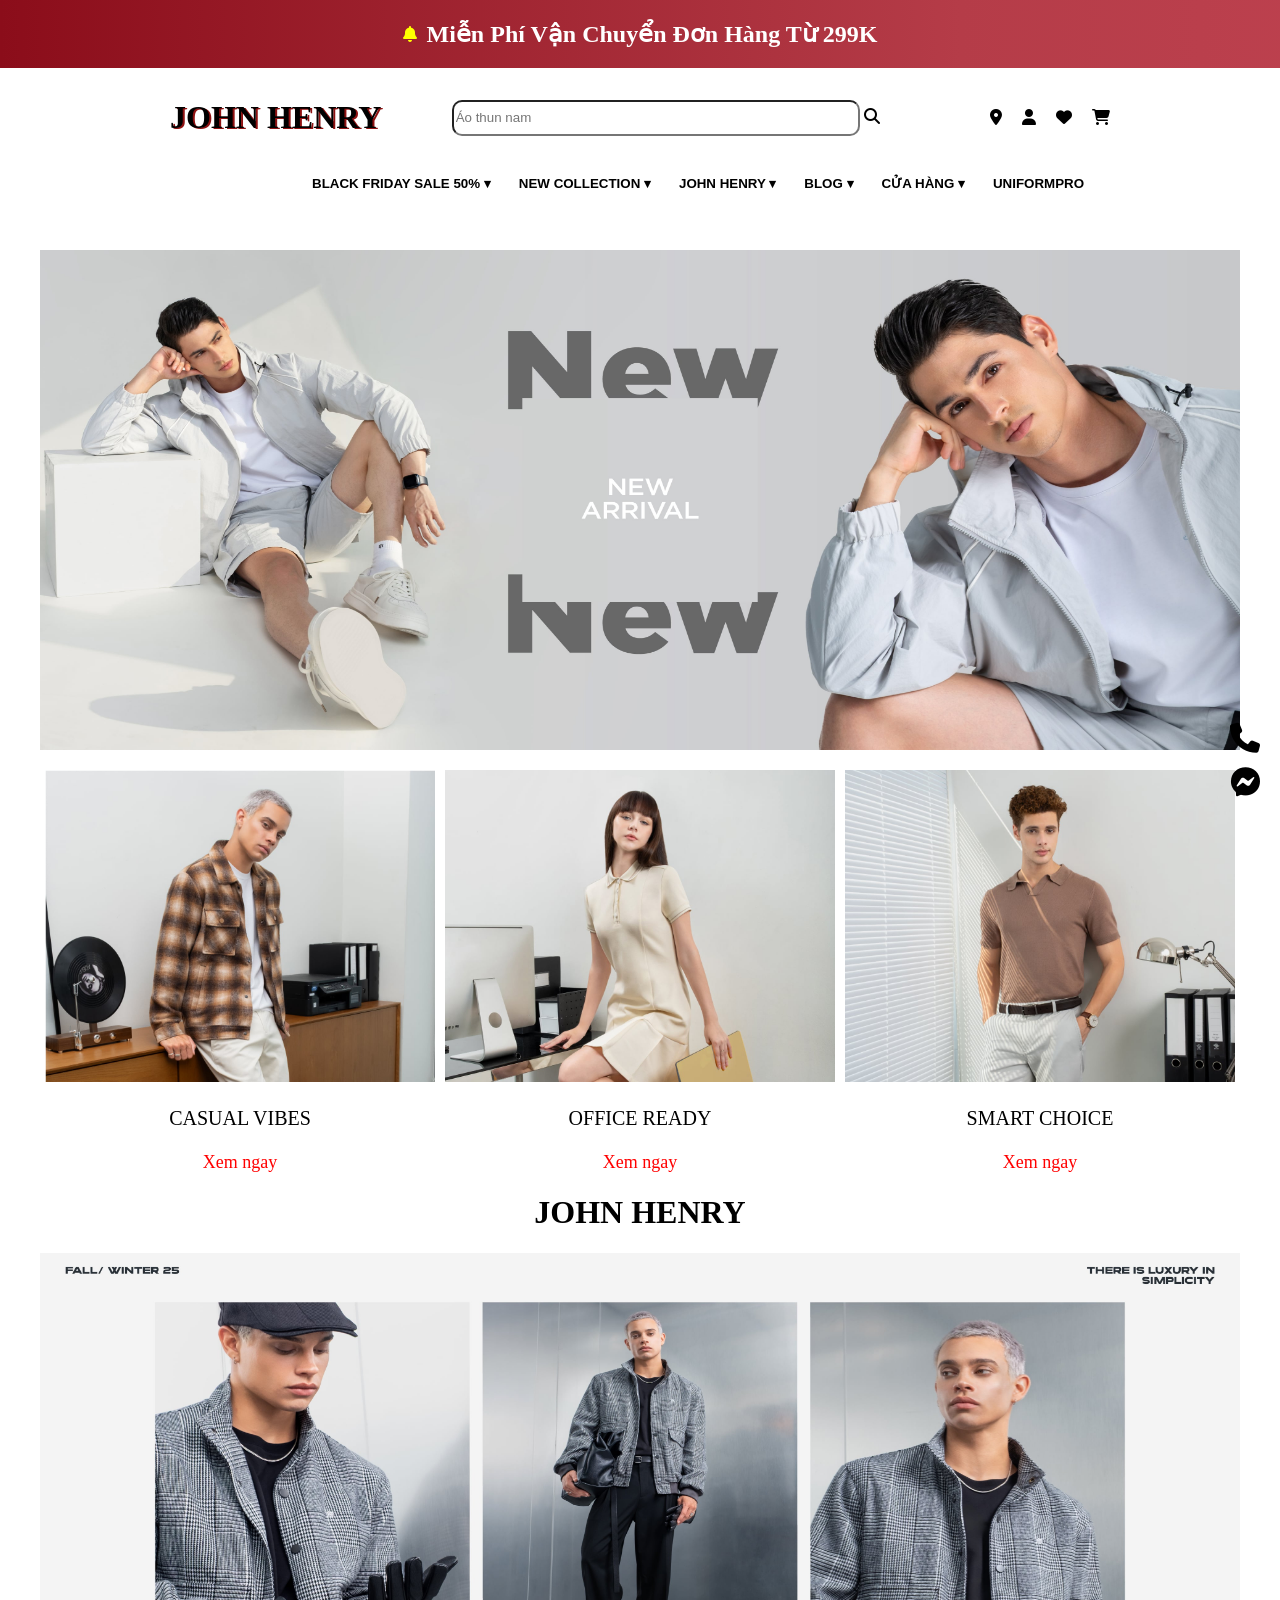
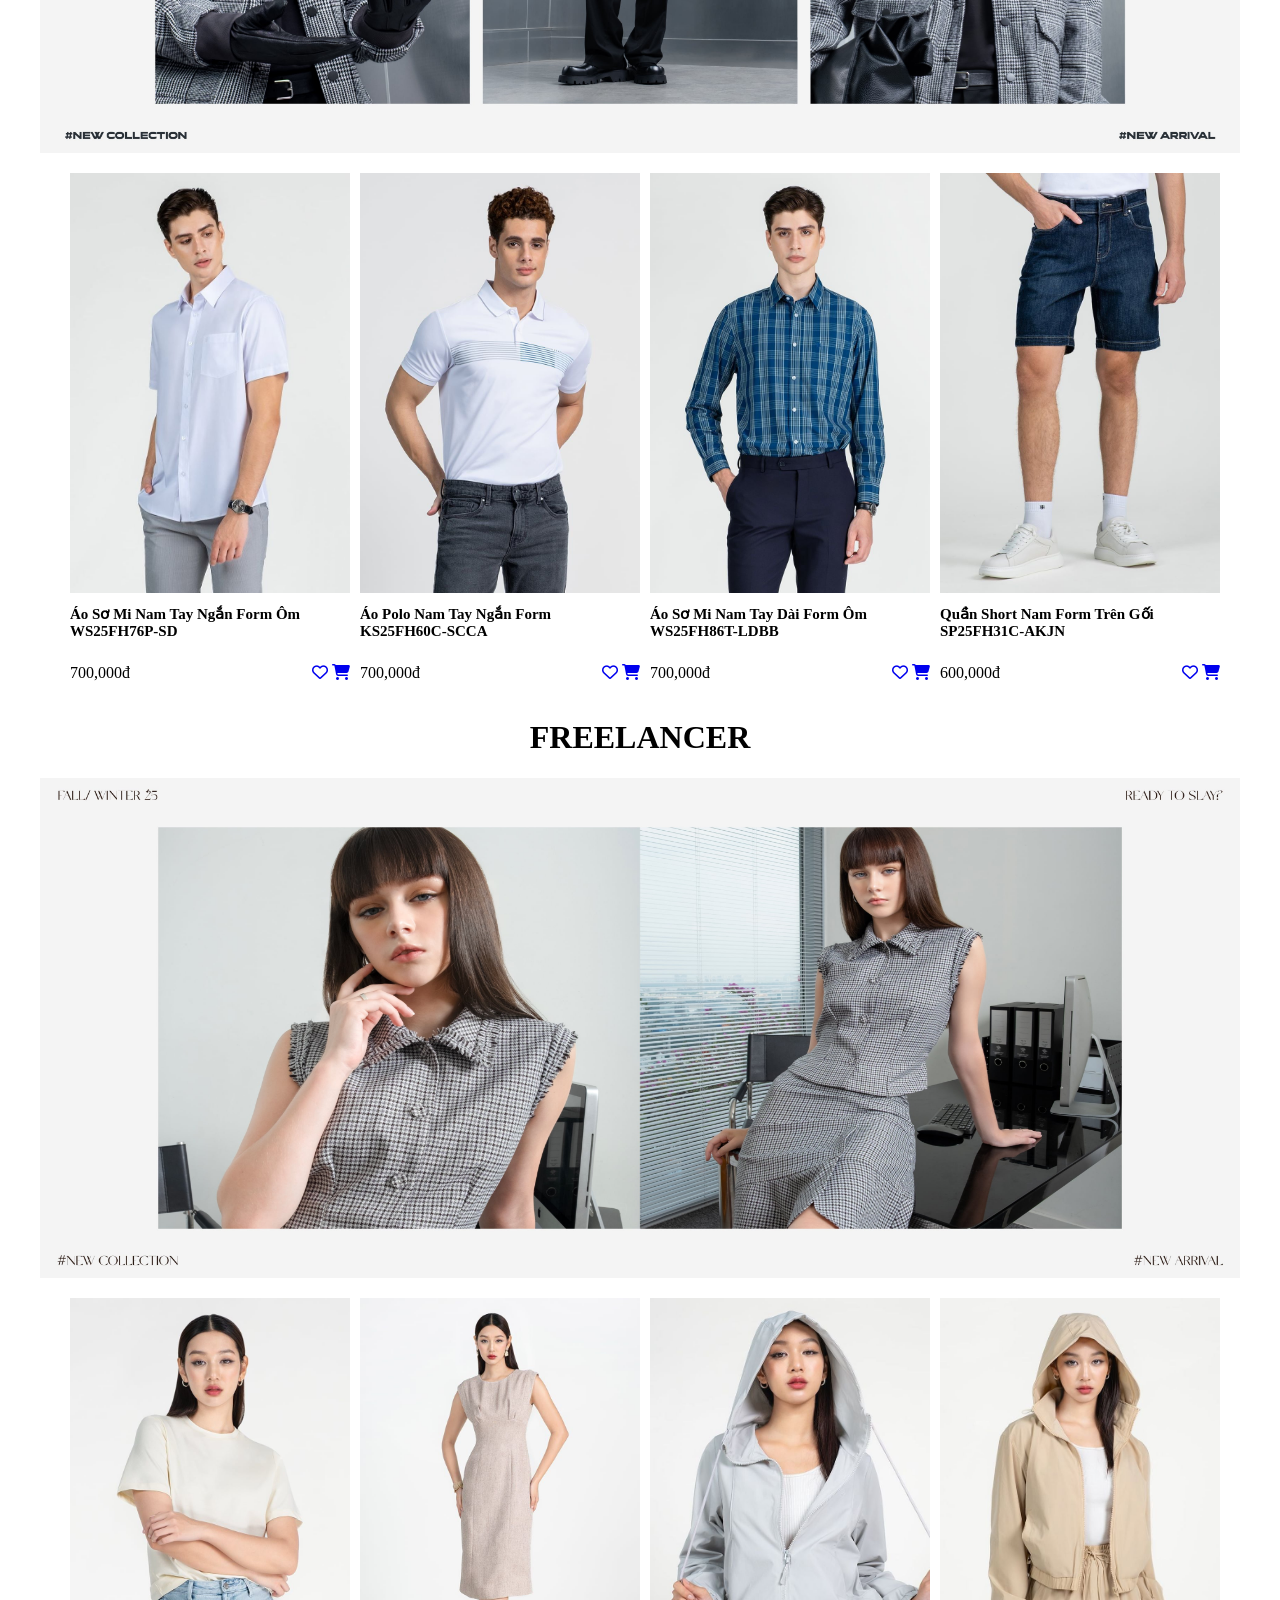
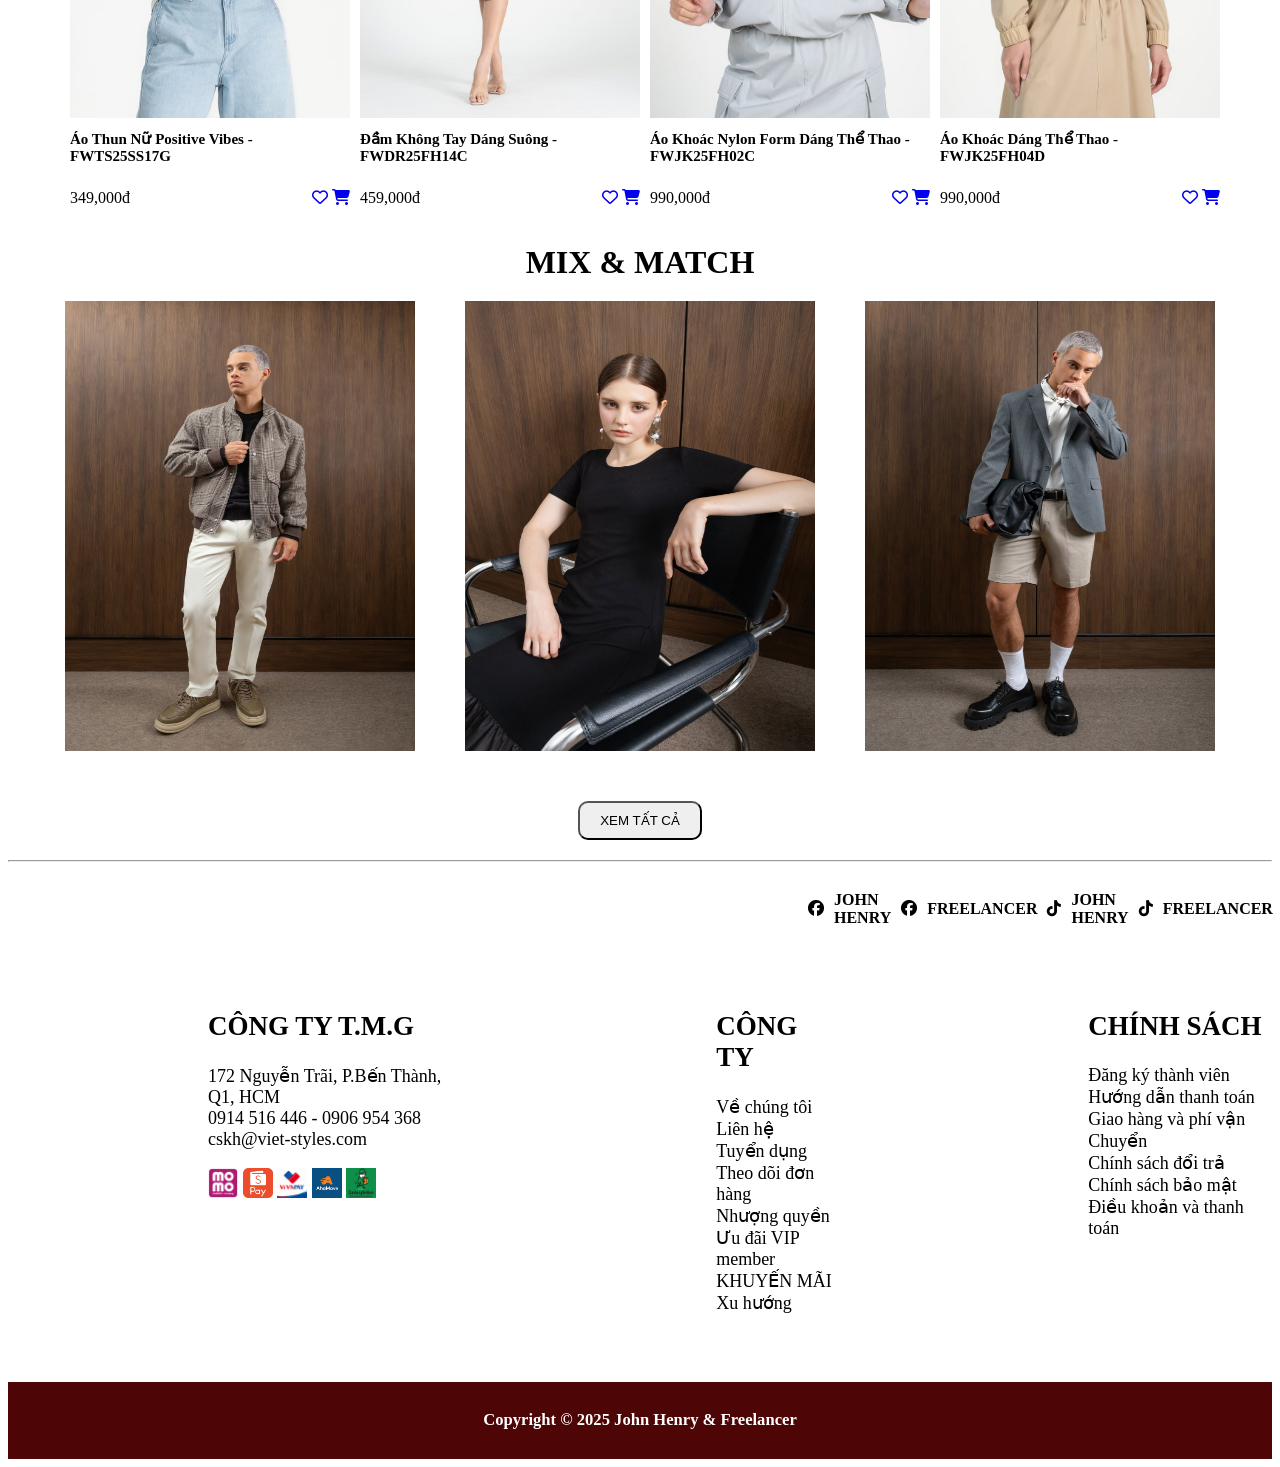
<file: baitapthietkeweb/index.html>
<!DOCTYPE html>
<html lang="en">
<head>
    <meta charset="UTF-8">
    <meta name="viewport" content="width=device-width, initial-scale=1.0">
    <link rel="stylesheet" href="https://cdnjs.cloudflare.com/ajax/libs/font-awesome/6.5.0/css/all.min.css"/>
    <link rel="stylesheet" href="style.css">
    <script defer src="js1.js"></script>
    <title>Trang Bán Quần Áo</title>
</head>
<body>
    <div class="class">
        <div class="class1">
            <i class="fa-solid fa-bell"></i>
            <h2 class="class1a">Miễn Phí Vận Chuyển Đơn Hàng Từ 299K</h2>
        </div>
        <div class="class2">
            <h1>JOHN HENRY</h1>
            <div class="class2a">
                <input type="text" placeholder="Áo thun nam">
                <i class="fa-solid fa-magnifying-glass"></i>
            </div>
        <div class="class3">
            <ul class="class3a">
                <li><a href=""><i class="fa-solid fa-location-dot"></i></a></li>
                <li><i class="fa-solid fa-user" id="userIcon"></i></li>
                <div id="pageTransition"></div>
                <li><a href=""><i class="fa-solid fa-heart"></i></a></li>
                <li><a href=""><i class="fa-solid fa-cart-shopping"></i></a></li>
            </ul>
        </div>
        </div>
        <div class="class4 ">
            <button class="class4a">BLACK FRIDAY SALE 50% ▾</button>
            <div class="class4b">
                <a href="#">JOHN HENRY SALE UP TO 50% </a>
                <a href="#">FREELANCER SALE UP TO 50% </a>
            </div>
        </div>
        <div class="class5">
            <button class="class4a">NEW COLLECTION ▾</button>
            <div class="class4b">
                <a href="#">JOHN HENRY</a>
                <a href="#">FREELANCER</a>
            </div>
        </div>
        <div class="class6">
            <button class="class4a">JOHN HENRY ▾</button>
            <div class="class4b">
                <a href="#">ÁO</a>
                <a href="#">QUẦN</a>
                <a href="#">PHỤ KIỆN</a>
            </div>
        </div>
        <div class="class7">
            <button class="class4a">BLOG ▾</button>
            <div class="class4b">
                <a href="#">XU HƯỚNG</a>
                <a href="#">KHUYẾN MÃI</a>
            </div>
        </div>
        <div class="class8">
            <button class="class4a">CỬA HÀNG ▾</button>
            <div class="class4b">
                <a href="#">JOHN HENRY</a>
                <a href="#">FREELANCER</a>
                <a href="#">NHƯỢNG QUYỀN THƯƠNG HIỆU</a>
            </div>
        </div>
        <div class="class9">
            <button class="class4a">UNIFORMPRO</button>
        </div>
    </div>
    </div>
    <div class="class10">
        <a href="#"><i class="fa-solid fa-phone"></i></a>
        <a href="#"><i class="fa-brands fa-facebook-messenger"></i></a>
    </div>
    <div class="class11">
        <img src="images/ảnh1.jpg" class="class11a">
        <div class="class11b">
            <div class="class11b1">
                <img src="images/ảnh2.jpg" >
                <p>CASUAL VIBES</p>
                <a href="#">Xem ngay</a>
            </div>
            <div class="class11b1">
                <img src="images/ảnh3.jpg" >
                <p>OFFICE READY</p>
                <a href="#">Xem ngay</a>
            </div>
            <div class="class11b1">
                <img src="images/anh4.jpg" >
                <p>SMART CHOICE</p>
                <a href="#">Xem ngay</a>
            </div>
        </div>
    </div>
    <div class="class12">
        <h1>JOHN HENRY</h1>
        <img src="images/ảnh 5.jpg" >
    </div>
    <div class="class13141516">
        <div class="class13">
            <div class="class13a">
                <a href="index2.html"><img src="images/ảnh6.jpg" ></a>
                <h3 class="class13b">Áo Sơ Mi Nam Tay Ngắn Form Ôm WS25FH76P-SD</h3>
                <div class="class13c">
                    <span class="class13c1">700,000đ</span>
                    <div class="class13c2">
                        <ul>
                            <li><a href="#"><i class="fa-regular fa-heart"></i></a></li>
                            <li><a href="#"><i class="fa-solid fa-cart-shopping"></i></a></li>
                        </ul>
                    </div>
                </div>
            </div>
        </div>
        <div class="class14">
            <div class="class13a">
                <img src="images/ảnh7.jpg" >
                <h3 class="class13b">Áo Polo Nam Tay Ngắn Form KS25FH60C-SCCA</h3>
                <div class="class13c">
                    <span class="class13c1">700,000đ</span>
                    <div class="class13c2">
                        <ul>
                            <li><a href="#"><i class="fa-regular fa-heart"></i></a></li>
                            <li><a href="#"><i class="fa-solid fa-cart-shopping"></i></a></li>
                        </ul>
                    </div>
                </div>
            </div>
        </div>
        <div class="class15">
            <div class="class13a">
                <img src="images/ảnh8.jpg" >
                <h3 class="class13b">Áo Sơ Mi Nam Tay Dài Form Ôm WS25FH86T-LDBB</h3>
                <div class="class13c">
                    <span class="class13c1">700,000đ</span>
                    <div class="class13c2">
                        <ul>
                            <li><a href="#"><i class="fa-regular fa-heart"></i></a></li>
                            <li><a href="#"><i class="fa-solid fa-cart-shopping"></i></a></li>
                        </ul>
                    </div>
                </div>
            </div>
        </div>
        <div class="class16">
            <div class="class13a">
                <img src="images/ảnh9.jpg" >
                <h3 class="class13b">Quần Short Nam Form Trên Gối SP25FH31C-AKJN</h3>
                <div class="class13c">
                    <span class="class13c1">600,000đ</span>
                    <div class="class13c2">
                        <ul>
                            <li><a href="#"><i class="fa-regular fa-heart"></i></a></li>
                            <li><a href="#"><i class="fa-solid fa-cart-shopping"></i></a></li>
                        </ul>
                    </div>
                </div>
            </div>
        </div>
    </div>
    <div class="class17">
        <h1>FREELANCER</h1>
        <img src="images/ảnh10.jpg" >
    </div>
    <div class="class13141516">
        <div class="class13">
            <div class="class13a">
                <img src="images/ảnh11.jpg" >
                <h3 class="class13b">Áo Thun Nữ Positive Vibes - FWTS25SS17G</h3>
                <div class="class13c">
                    <span class="class13c1">349,000đ</span>
                    <div class="class13c2">
                        <ul>
                            <li><a href="#"><i class="fa-regular fa-heart"></i></a></li>
                            <li><a href="#"><i class="fa-solid fa-cart-shopping"></i></a></li>
                        </ul>
                    </div>
                </div>
            </div>
        </div>
        <div class="class14">
            <div class="class13a">
                <img src="images/ảnh12.jpg" >
                <h3 class="class13b">Đầm Không Tay Dáng Suông - FWDR25FH14C</h3>
                <div class="class13c">
                    <span class="class13c1">459,000đ</span>
                    <div class="class13c2">
                        <ul>
                            <li><a href="#"><i class="fa-regular fa-heart"></i></a></li>
                            <li><a href="#"><i class="fa-solid fa-cart-shopping"></i></a></li>
                        </ul>
                    </div>
                </div>
            </div>
        </div>
        <div class="class15">
            <div class="class13a">
                <img src="images/ảnh13.jpg" >
                <h3 class="class13b">Áo Khoác Nylon Form Dáng Thể Thao - FWJK25FH02C</h3>
                <div class="class13c">
                    <span class="class13c1">990,000đ</span>
                    <div class="class13c2">
                        <ul>
                            <li><a href="#"><i class="fa-regular fa-heart"></i></a></li>
                            <li><a href="#"><i class="fa-solid fa-cart-shopping"></i></a></li>
                        </ul>
                    </div>
                </div>
            </div>
        </div>
        <div class="class16">
            <div class="class13a">
                <img src="images/ảnh14.jpg" >
                <h3 class="class13b">Áo Khoác Dáng Thể Thao - FWJK25FH04D</h3>
                <div class="class13c">
                    <span class="class13c1">990,000đ</span>
                    <div class="class13c2">
                        <ul>
                            <li><a href="#"><i class="fa-regular fa-heart"></i></a></li>
                            <li><a href="#"><i class="fa-solid fa-cart-shopping"></i></a></li>
                        </ul>
                    </div>
                </div>
            </div>
        </div>
    </div>
    <h1 class="class18">MIX & MATCH</h1>
    <div class="class19">
        <img src="images/ảnh15.jpg" >
        <img src="images/ảnh16.jpg" >
        <img src="images/ảnh17.jpg" >
    </div>
    <button class="class20">XEM TẤT CẢ</button><hr>
    <div class="class21">
        <div class="class21a">
            <a href="https://www.facebook.com/JOHNHENRYVN"><i class="fa-brands fa-facebook"></i></a>
            <h4><a href="https://www.facebook.com/JOHNHENRYVN">JOHN HENRY</a></h4>
        </div>
        <div class="class21b">
            <a href="https://www.facebook.com/freelancerfashion"><i class="fa-brands fa-facebook"></i></a>
            <h4><a href="https://www.facebook.com/JOHNHENRYVN">FREELANCER</a></h4>
        </div>
        <div class="class21c">
            <a href="https://www.tiktok.com/@johnhenry.vn"><i class="fa-brands fa-tiktok"></i></a>
            <h4><a href="https://www.tiktok.com/@johnhenry.vn">JOHN HENRY</a></h4>
        </div>
        <div class="class21d">
            <a href="https://www.tiktok.com/@freelancer_fashion"><i class="fa-brands fa-tiktok"></i></a>
            <h4><a href="https://www.tiktok.com/@freelancer_fashion">FREELANCER</a></h4>
        </div>
    </div>
    <div class="class22">
        <div class="class22a">
            <h2>CÔNG TY T.M.G</h2>
            <p>172 Nguyễn Trãi, P.Bến Thành, Q1, HCM <br> 0914 516 446 - 0906 954 368 <br> cskh@viet-styles.com</p>
            <img src="images/ảnh18.png" >
            <img src="images/ảnh19.png" >
            <img src="images/ảnh20.png" >
            <img src="images/ảnh21.png" >
            <img src="images/ảnh22.jpg" >
        </div>
        <div class="class22b">
            <h2>CÔNG TY</h2>
            <p>Về chúng tôi <br> Liên hệ <br> Tuyển dụng <br> Theo dõi đơn hàng <br> Nhượng quyền <br> Ưu đãi VIP member <br> KHUYẾN MÃI <br> Xu hướng</p>
        </div>
        <div class="class22c">
            <h2>CHÍNH SÁCH</h2>
            <p>Đăng ký thành viên <br> Hướng dẫn thanh toán <br> Giao hàng và phí vận Chuyển <br> Chính sách đổi trả <br> Chính sách bảo mật <br> Điều khoản và thanh toán</p>
        </div>
    </div>
    <div class="class23">
        <h5>Copyright © 2025 John Henry & Freelancer</h5>
    </div>
</html>
</file>
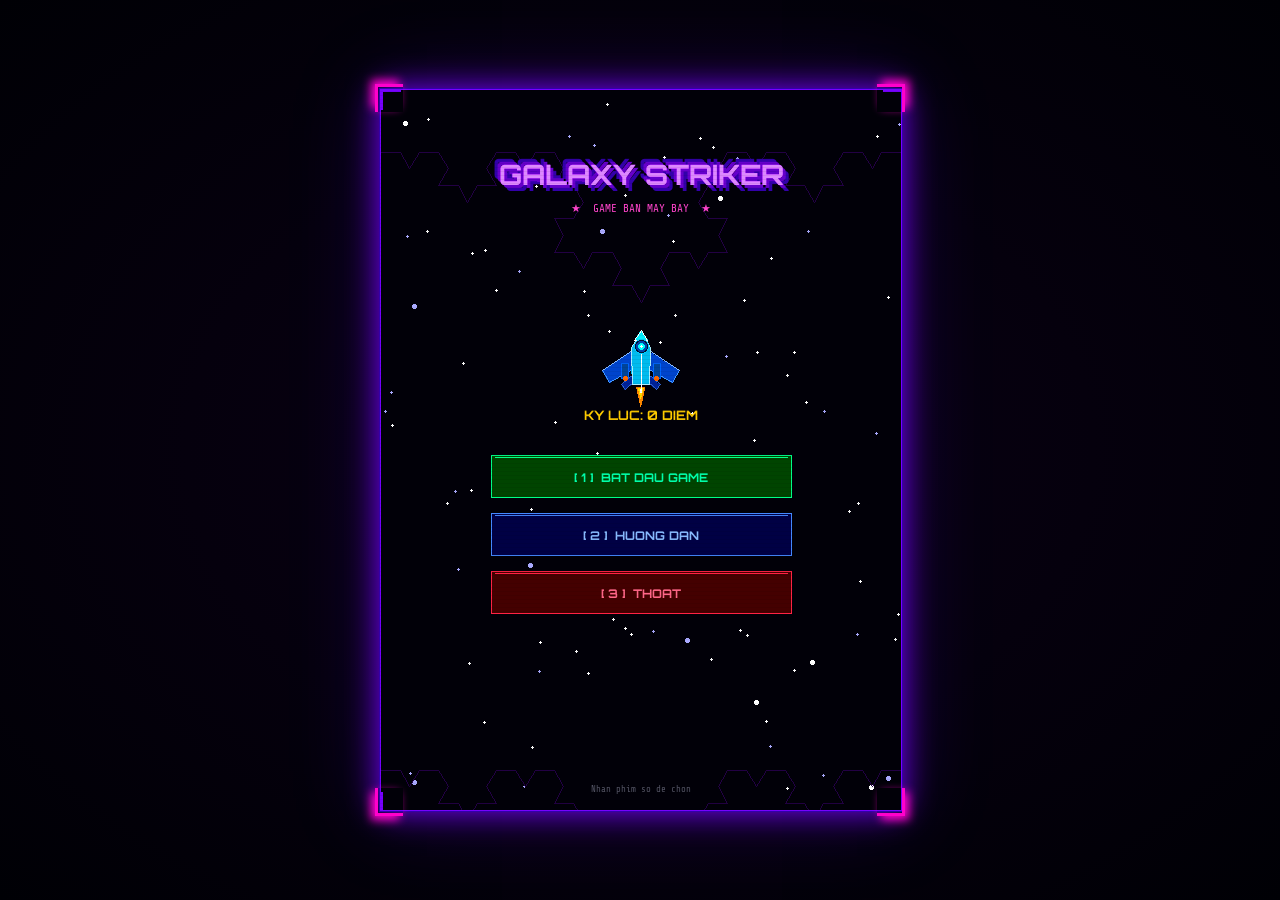
<file: baitest/index.html>
<!DOCTYPE html>
<html lang="vi">
<head>
<meta charset="UTF-8">
<title>✈ GALAXY STRIKER - Ban May Bay</title>
<style>
@import url('https://fonts.googleapis.com/css2?family=Orbitron:wght@400;700;900&family=Share+Tech+Mono&display=swap');
*{margin:0;padding:0;box-sizing:border-box;}
body{
  background:radial-gradient(ellipse at center,#0a0015 0%,#000005 100%);
  display:flex;justify-content:center;align-items:center;
  min-height:100vh;overflow:hidden;
  font-family:'Orbitron',sans-serif;
}
#wrap{position:relative;width:520px;}
canvas{
  display:block;
  border:1px solid #7700ff;
  box-shadow:0 0 0 1px #3300aa,
             0 0 30px #7700ff,
             0 0 80px rgba(100,0,255,0.25),
             0 0 4px #ff00cc inset;
}
/* Corner decorations */
.c{position:absolute;width:28px;height:28px;border-color:#ff00cc;border-style:solid;z-index:5;}
.c.tl{top:-5px;left:-5px;border-width:3px 0 0 3px;box-shadow:-4px -4px 10px #ff00cc;}
.c.tr{top:-5px;right:-5px;border-width:3px 3px 0 0;box-shadow:4px -4px 10px #ff00cc;}
.c.bl{bottom:-5px;left:-5px;border-width:0 0 3px 3px;box-shadow:-4px 4px 10px #ff00cc;}
.c.br{bottom:-5px;right:-5px;border-width:0 3px 3px 0;box-shadow:4px 4px 10px #ff00cc;}
/* CRT scanline overlay */
#wrap::after{
  content:'';position:absolute;inset:0;pointer-events:none;z-index:4;
  background:repeating-linear-gradient(0deg,transparent,transparent 3px,rgba(0,0,0,0.06) 3px,rgba(0,0,0,0.06) 4px);
}
</style>
</head>
<body>
<div id="wrap">
  <div class="c tl"></div><div class="c tr"></div>
  <div class="c bl"></div><div class="c br"></div>
  <canvas id="cv" width="520" height="720"></canvas>
</div>
<script>
// ================================================================
//  GALAXY STRIKER - Game Ban May Bay
//  TP2: Bresenham Line (8 huong), Midpoint Circle, Scanline Fill
//  TP3: Fractal Koch Curve + Fractal Tree (vat can)
//  TP4: Tinh tien, Quay (matrix), Co gian (scale)
// ================================================================

const cv = document.getElementById('cv');
const cx = cv.getContext('2d');
const W = cv.width, H = cv.height;

// ================================================================
// TP2-A: BRESENHAM LINE
// Mo ta: Ve doan thang pixel chinh xac, xu ly day du 8 huong.
// Thuat toan: dung sai du lieu (err) quyet dinh buoc tiep theo.
// Ap dung: ve vien nhan vat, dan player, khung UI, duong trang tri.
// ================================================================
function bLine(x1,y1,x2,y2,col,w=1){
  x1=x1|0; y1=y1|0; x2=x2|0; y2=y2|0;
  let dx=Math.abs(x2-x1), sx=x1<x2?1:-1;   // buoc X
  let dy=-Math.abs(y2-y1), sy=y1<y2?1:-1;  // buoc Y (am de tinh err)
  let err=dx+dy;
  cx.fillStyle=col;
  while(true){
    cx.fillRect(x1,y1,w,w);                 // dat pixel tai (x1,y1)
    if(x1===x2&&y1===y2) break;
    let e2=2*err;
    if(e2>=dy){err+=dy; x1+=sx;}            // sai so du -> buoc theo X
    if(e2<=dx){err+=dx; y1+=sy;}            // sai so du -> buoc theo Y
  }
}

// ================================================================
// TP2-B: MIDPOINT CIRCLE
// Mo ta: Ve duong tron bang phan tich 8 diem doi xung.
// Thuat toan: diem kiem soat d quyet dinh y tang hay giam.
// Ap dung: buong lai may bay, dan dich, hieu ung no, trai tim HUD.
// ================================================================
function mCircle(xc,yc,r,col,fill=false){
  xc=xc|0; yc=yc|0; r=r|0;
  if(r<=0) return;
  cx.fillStyle=col;
  let x=0, y=r, d=1-r;
  while(x<=y){
    if(fill){
      // To dac: ve cac duong ngang giua cap doi xung
      for(let [xx,yy] of [[xc-y,yc+x,2*y],[xc-y,yc-x,2*y],[xc-x,yc+y,2*x],[xc-x,yc-y,2*x]])
        cx.fillRect(xx,yy,2*(xx===xc-y?y:x)+1,1);
    } else {
      // Chi vien: 8 diem doi xung
      for(let [px,py] of [
        [xc+x,yc+y],[xc-x,yc+y],[xc+x,yc-y],[xc-x,yc-y],
        [xc+y,yc+x],[xc-y,yc+x],[xc+y,yc-x],[xc-y,yc-x]
      ]) cx.fillRect(px,py,1,1);
    }
    if(d<0) d+=2*x+3;
    else {d+=2*(x-y)+5; y--;}
    x++;
  }
}

// ================================================================
// TP2-C: SCANLINE FILL (To mau da giac tuy y)
// Mo ta: Duong quet ngang tim giao diem voi canh da giac, to khoang giua.
// Thuat toan: sap xep hoanh do giao diem, to tung cap.
// Ap dung: to TOAN BO than may bay, canh, lua, nut menu, khung HUD.
// ================================================================
function sFill(pts,col){
  let ys=pts.map(p=>p[1]);
  let ymin=Math.min(...ys)|0, ymax=Math.max(...ys)|0;
  cx.fillStyle=col;
  for(let y=ymin;y<=ymax;y++){
    let xs=[];
    for(let i=0;i<pts.length;i++){
      let [x1,y1]=pts[i], [x2,y2]=pts[(i+1)%pts.length];
      // Giao diem duong quet voi canh i
      if((y1<=y&&y<y2)||(y2<=y&&y<y1))
        xs.push(x1+(y-y1)*(x2-x1)/(y2-y1));
    }
    xs.sort((a,b)=>a-b);
    // To cac doan nam trong da giac
    for(let i=0;i+1<xs.length;i+=2)
      cx.fillRect(xs[i]|0,y,(xs[i+1]-xs[i]+1)|0,1);
  }
}

// Ve duong vien da giac bang Bresenham
function sLine(pts,col,w=1){
  for(let i=0;i<pts.length;i++){
    let j=(i+1)%pts.length;
    bLine(pts[i][0],pts[i][1],pts[j][0],pts[j][1],col,w);
  }
}

// ================================================================
// TP3-A: FRACTAL TREE (Cay nhi phan de quy - VAT CAN)
// Mo ta: De quy nhi phan, moi canh chia thanh 2 nhanh goc ±angle.
// Ghi chu: depth=5, goc +/-30 do, do dai = depth*5 px.
// Ap dung: vat can roi xuong, co tuong tac va cham voi player.
// ================================================================
function fracTree(x,y,angDeg,depth,col1,col2){
  if(depth===0) return;
  let rad=angDeg*Math.PI/180;
  let len=depth*5;
  let x2=(x+Math.cos(rad)*len)|0;
  let y2=(y-Math.sin(rad)*len)|0;
  // Mau thay doi theo do sau: xanh la->vang
  let t=(5-depth)/4;
  let r=(parseInt(col1.slice(1,3),16)*(1-t)+parseInt(col2.slice(1,3),16)*t)|0;
  let g=(parseInt(col1.slice(3,5),16)*(1-t)+parseInt(col2.slice(3,5),16)*t)|0;
  let b=(parseInt(col1.slice(5,7),16)*(1-t)+parseInt(col2.slice(5,7),16)*t)|0;
  let c=`rgb(${r},${g},${b})`;
  bLine(x,y,x2,y2,c,depth>3?2:1);       // Bresenham de ve than cay (TP2)
  fracTree(x2,y2,angDeg-30,depth-1,col1,col2); // nhanh trai
  fracTree(x2,y2,angDeg+30,depth-1,col1,col2); // nhanh phai
}

// ================================================================
// TP3-B: FRACTAL KOCH CURVE (Duong cong Koch chinh thong - NEN)
// Mo ta: Chia doan 1/3, tao dinh tam giac deu, de quy 4 cap.
// Ghi chu: depth=3 hieu qua/nhanh, tao day nui nen bau troi.
// Ap dung: dia hinh nen phia tren man hinh, tao boi canh vu tru.
// ================================================================
function kochCurve(x1,y1,x2,y2,dep,col){
  if(dep===0){ bLine(x1|0,y1|0,x2|0,y2|0,col); return; }
  // 3 diem chia: 1/3 va 2/3 doan
  let p1x=x1+(x2-x1)/3,   p1y=y1+(y2-y1)/3;
  let p2x=x1+2*(x2-x1)/3, p2y=y1+2*(y2-y1)/3;
  // Dinh tam giac deu (xoay 60 do) - phep quay TP4
  let mx=(p1x+p2x)/2-Math.sin(Math.PI/3)*(p2y-p1y);
  let my=(p1y+p2y)/2+Math.sin(Math.PI/3)*(p2x-p1x);
  kochCurve(x1,y1,p1x,p1y,dep-1,col);   // doan 1
  kochCurve(p1x,p1y,mx,my,dep-1,col);   // doan 2 (len dinh)
  kochCurve(mx,my,p2x,p2y,dep-1,col);   // doan 3 (xuong)
  kochCurve(p2x,p2y,x2,y2,dep-1,col);   // doan 4
}

// ================================================================
// TP4: PHEP BIEN DOI 2 CHIEU
// ================================================================

// A: Tinh tien - dich chuyen diem (tx,ty)
// Ap dung: di chuyen player, enemy, tat ca dan bay, vat can
function tp4T(x,y,tx,ty){ return [x+tx, y+ty]; }

// B: Quay quanh tam (cx,cy) goc theta (radian)
// Ma tran quay: [cos -sin; sin cos]
// Ap dung: tinh huong dan dich bay ve phia player, quay canh may bay
function tp4R(x,y,ocx,ocy,theta){
  let tx=x-ocx, ty=y-ocy;
  return [ocx+tx*Math.cos(theta)-ty*Math.sin(theta),
          ocy+tx*Math.sin(theta)+ty*Math.cos(theta)];
}

// C: Co gian quanh tam (cx,cy) he so (sx,sy)
// Ap dung: hieu ung spawn enemy (scale 0->1), title nhip theo sin
function tp4S(x,y,ocx,ocy,sx,sy){
  return [ocx+(x-ocx)*sx, ocy+(y-ocy)*sy];
}

// Co gian toan bo mang diem quanh tam
function scalePoly(pts,cx2,cy2,s){
  return pts.map(([x,y])=>tp4S(x,y,cx2,cy2,s,s));
}

// Quay toan bo mang diem quanh tam
function rotatePoly(pts,cx2,cy2,theta){
  return pts.map(([x,y])=>tp4R(x,y,cx2,cy2,theta));
}

// ================================================================
// VE NHAN VAT
// ================================================================

// --- TRAI TIM (HUD mang song) ---
// Dung: scanlineFill + midpointCircle (TP2)
function drawHeart(x,y,sz=9){
  let r=sz|0;
  mCircle(x,   y, r,'#ff2255',true);
  mCircle(x+r*2,y, r,'#ff2255',true);
  sFill([[x-r,y+2],[x+r*3,y+2],[x+r,y+sz*2.2|0]],'#ff2255');
  mCircle(x,   y, r,'#ff88aa');
  mCircle(x+r*2,y, r,'#ff88aa');
}

// --- MAY BAY PLAYER ---
// Toan bo dung scanlineFill, Bresenham, Midpoint - KHONG dung API ve san
function drawPlayer(px,py,sc=1){
  let P=(pts)=>scalePoly(pts,px,py,sc);
  // --- Lua phun (3 lop mau) ---
  sFill(P([[px-5,py+65],[px+5,py+65],[px,py+88]]),'#ff8800');
  sFill(P([[px-3,py+66],[px+3,py+66],[px,py+78]]),'#ffdd00');
  sFill(P([[px-1,py+67],[px+1,py+67],[px,py+72]]),'#ffffff');
  // --- Canh trai ---
  let wL=P([[px-10,py+24],[px-44,py+46],[px-36,py+60],[px-8,py+44]]);
  sFill(wL,'#0044cc');
  sLine(wL,'#4499ff',1);
  // Chi tiet canh trai
  bLine(wL[0][0]|0,wL[0][1]|0,wL[1][0]|0,wL[1][1]|0,'#88bbff');
  // --- Canh phai ---
  let wR=P([[px+10,py+24],[px+44,py+46],[px+36,py+60],[px+8,py+44]]);
  sFill(wR,'#0044cc');
  sLine(wR,'#4499ff',1);
  bLine(wR[0][0]|0,wR[0][1]|0,wR[1][0]|0,wR[1][1]|0,'#88bbff');
  // --- Canh nho phia sau trai ---
  let wSL=P([[px-8,py+50],[px-22,py+62],[px-18,py+68],[px-6,py+58]]);
  sFill(wSL,'#002299');sLine(wSL,'#3366cc');
  // --- Canh nho phia sau phai ---
  let wSR=P([[px+8,py+50],[px+22,py+62],[px+18,py+68],[px+6,py+58]]);
  sFill(wSR,'#002299');sLine(wSR,'#3366cc');
  // --- Than may bay chinh ---
  let body=P([[px,py+2],[px+11,py+20],[px+10,py+62],[px-10,py+62],[px-11,py+20]]);
  sFill(body,'#00bbee');
  sLine(body,'#aaeeff',1);
  // Duong noi giua than
  bLine(px|0,(py+20)|0,px|0,(py+62)|0,'#ffffff');
  // --- Dau may bay (hinh tam giac nho) ---
  let nose=P([[px,py],[px+8,py+12],[px-8,py+12]]);
  sFill(nose,'#00eeff');sLine(nose,'#ffffff');
  // --- Dong co trai ---
  let eL=P([[px-14,py+38],[px-22,py+38],[px-22,py+56],[px-14,py+56]]);
  sFill(eL,'#004499');sLine(eL,'#0066ff');
  mCircle((px-18)*sc+px*(1-sc)|0,(py+56)*sc+py*(1-sc)|0,3*sc|0,'#ff6600',true);
  // --- Dong co phai ---
  let eR=P([[px+14,py+38],[px+22,py+38],[px+22,py+56],[px+14,py+56]]);
  sFill(eR,'#004499');sLine(eR,'#0066ff');
  mCircle((px+18)*sc+px*(1-sc)|0,(py+56)*sc+py*(1-sc)|0,3*sc|0,'#ff6600',true);
  // --- Buong lai ---
  mCircle(px|0,(py+16)|0,9*sc|0,'#001133',true);
  mCircle(px|0,(py+16)|0,9*sc|0,'#00ccff',false);
  mCircle(px|0,(py+16)|0,6*sc|0,'#0044aa',true);
  mCircle(px|0,(py+16)|0,4*sc|0,'#00ffff',true);
  mCircle(px|0,(py+16)|0,2*sc|0,'#ffffff',true);
}

// --- MAY BAY DICH ---
// Co hieu ung scale khi spawn (TP4 co gian)
function drawEnemy(ex,ey,sc=1,type='red'){
  if(sc<0.05) return;
  let P=(pts)=>scalePoly(pts,ex,ey,sc);
  let mainCol  = type==='red'  ? '#cc2200' : type==='purple' ? '#7700cc' : '#006622';
  let accentCol= type==='red'  ? '#ff6644' : type==='purple' ? '#cc44ff' : '#00ff44';
  let wingCol  = type==='red'  ? '#880000' : type==='purple' ? '#440088' : '#004400';
  // Lua phia tren
  let fireT=P([[ex-4,ey-6],[ex+4,ey-6],[ex,ey-18]]);
  sFill(fireT,'#ffaa00');
  sFill(P([[ex-2,ey-6],[ex+2,ey-6],[ex,ey-12]]),'#ffffff');
  // Canh chinh
  let wing=P([[ex-40,ey+12],[ex-10,ey+28],[ex+10,ey+28],[ex+40,ey+12],[ex+16,ey+4],[ex-16,ey+4]]);
  sFill(wing,wingCol);sLine(wing,accentCol);
  // Chi tiet canh
  bLine(P([[ex-40,ey+12]])[0][0]|0,P([[ex-40,ey+12]])[0][1]|0,
        P([[ex-16,ey+4]])[0][0]|0,P([[ex-16,ey+4]])[0][1]|0,accentCol);
  bLine(P([[ex+40,ey+12]])[0][0]|0,P([[ex+40,ey+12]])[0][1]|0,
        P([[ex+16,ey+4]])[0][0]|0,P([[ex+16,ey+4]])[0][1]|0,accentCol);
  // Than
  let h=(55*sc)|0; if(h<8)h=8;
  let body=P([[ex,ey+h],[ex+13,ey+22],[ex,ey],[ex-13,ey+22]]);
  sFill(body,mainCol);sLine(body,accentCol);
  // Vach doc than
  bLine(P([[ex,ey]])[0][0]|0,P([[ex,ey]])[0][1]|0,
        P([[ex,ey+h]])[0][0]|0,P([[ex,ey+h]])[0][1]|0,'#ffffff');
  // Canh nho
  let wsL=P([[ex-10,ey+30],[ex-22,ey+44],[ex-16,ey+52],[ex-8,ey+38]]);
  sFill(wsL,wingCol);sLine(wsL,accentCol);
  let wsR=P([[ex+10,ey+30],[ex+22,ey+44],[ex+16,ey+52],[ex+8,ey+38]]);
  sFill(wsR,wingCol);sLine(wsR,accentCol);
  // Cockpit
  mCircle(ex|0,(ey+12*sc)|0,(7*sc)|0,'#220000',true);
  mCircle(ex|0,(ey+12*sc)|0,(7*sc)|0,accentCol,false);
  mCircle(ex|0,(ey+12*sc)|0,(4*sc)|0,'#ffff00',true);
  mCircle(ex|0,(ey+12*sc)|0,(2*sc)|0,'#ffffff',true);
}

// ================================================================
// NHAC & AM THANH (Web Audio API)
// ================================================================
let audioCtx=null;
function initAudio(){
  try{ audioCtx=new(window.AudioContext||window.webkitAudioContext)(); }catch(e){}
}
function playTone(freq,dur,type='square',vol=0.15){
  if(!audioCtx) return;
  let o=audioCtx.createOscillator();
  let g=audioCtx.createGain();
  o.connect(g); g.connect(audioCtx.destination);
  o.type=type; o.frequency.value=freq;
  g.gain.setValueAtTime(vol,audioCtx.currentTime);
  g.gain.exponentialRampToValueAtTime(0.001,audioCtx.currentTime+dur);
  o.start(); o.stop(audioCtx.currentTime+dur);
}
// Tieng ban
function sfxShoot(){ playTone(880,0.08,'square',0.1); }
// Tieng no
function sfxBoom(big=false){
  if(!audioCtx) return;
  let buf=audioCtx.createBuffer(1,audioCtx.sampleRate*(big?0.5:0.25),audioCtx.sampleRate);
  let d=buf.getChannelData(0);
  for(let i=0;i<d.length;i++) d[i]=(Math.random()*2-1)*Math.pow(1-i/d.length,2);
  let s=audioCtx.createBufferSource();
  s.buffer=buf;
  let g=audioCtx.createGain(); g.gain.value=big?0.4:0.25;
  s.connect(g); g.connect(audioCtx.destination); s.start();
}
// Tieng mat mang
function sfxHurt(){ playTone(220,0.3,'sawtooth',0.2); }
// Nhac nen (vong lap)
let bgmNode=null;
function startBGM(){
  if(!audioCtx||bgmNode) return;
  let notes=[330,370,440,330,370,494,440,370];
  let idx=0;
  function playNext(){
    if(!audioCtx) return;
    playTone(notes[idx%notes.length],0.18,'triangle',0.07);
    idx++;
    bgmNode=setTimeout(playNext,220);
  }
  playNext();
}
function stopBGM(){ if(bgmNode){clearTimeout(bgmNode);bgmNode=null;} }

// ================================================================
// SAO NEN
// ================================================================
let stars=[];
function initStars(){
  stars=[];
  for(let i=0;i<100;i++)
    stars.push({x:Math.random()*W,y:Math.random()*H,
      r:Math.random()<0.15?2:1,
      spd:Math.random()*0.4+0.15,
      col:Math.random()<0.3?'#aaaaff':'#ffffff'});
}
function drawStars(){
  for(let s of stars){
    s.y+=s.spd*(gameSpeed||1);
    if(s.y>H){s.y=0;s.x=Math.random()*W;}
    mCircle(s.x|0,s.y|0,s.r,s.col,true);
  }
}

// ================================================================
// TIEN ICH
// ================================================================
function rnd(a,b){return (Math.random()*(b-a)+a)|0;}
function dist2(x1,y1,x2,y2){return Math.hypot(x2-x1,y2-y1);}

// ================================================================
// TRANG THAI GAME
// ================================================================
let STATE='MENU';
let highScore=0;
let frame=0;

// Bien game
let px2,py2,lives,score,gameSpeed,speedMode;
let playerBullets=[],enemyBullets=[],enemies=[],particles=[],fracObs=[];
let cooldown=0,shieldTimer=0;

// Input (phan biet ro phim mui ten va phim chu)
const keys={};
document.addEventListener('keydown',e=>{
  if(!audioCtx) initAudio();
  startBGM();
  keys[e.code]=true;
  onKeyDown(e.code);
  // Ngan scroll trang
  if(['Space','ArrowUp','ArrowDown','ArrowLeft','ArrowRight'].includes(e.code))
    e.preventDefault();
});
document.addEventListener('keyup',e=>{ keys[e.code]=false; });

// ================================================================
// XU LY PHIM - AN TOAN (bo qua phim mui ten o man cho)
// Tuong tac nguoi dung & Da dang toc do (TP4 tieu chi 2)
// ================================================================
function onKeyDown(code){
  if(STATE==='MENU'){
    // Chi nhan phim so, KHONG nhan mui ten
    if(code==='Digit1'||code==='Numpad1') startGame();
    if(code==='Digit2'||code==='Numpad2') STATE='HELP';
    if(code==='Digit3'||code==='Numpad3') { stopBGM(); return; }
  }
  else if(STATE==='HELP'){
    if(code==='Enter'||code==='Escape') STATE='MENU';
  }
  else if(STATE==='GAMEOVER'){
    // TUYET DOI chi R hoac M - phim khac (ke ca mui ten, space) bi bo qua hoan toan
    if(code==='KeyR') startGame();
    else if(code==='KeyM'){ stopBGM(); STATE='MENU'; }
    // Khong co else nao khac -> moi phim khac deu duoc bo qua
  }
  else if(STATE==='PLAYING'){
    // TP4 Tieu chi 2: 0-Dung, 1-Cham, 2-Nhanh, 3-Nhanh hon
    if(code==='Digit0'||code==='Numpad0'){speedMode=0; gameSpeed=0;}
    if(code==='Digit1'||code==='Numpad1'){speedMode=1; gameSpeed=1;}
    if(code==='Digit2'||code==='Numpad2'){speedMode=2; gameSpeed=2.5;}
    if(code==='Digit3'||code==='Numpad3'){speedMode=3; gameSpeed=5;}
  }
}

// ================================================================
// KHOI TAO GAME
// ================================================================
function startGame(){
  STATE='PLAYING';
  px2=W/2; py2=H-140;
  lives=3; score=0; gameSpeed=1; speedMode=1;
  playerBullets=[]; enemyBullets=[]; particles=[]; fracObs=[];
  enemies=[];
  cooldown=0; shieldTimer=0; frame=0;
  for(let i=0;i<3;i++) spawnEnemy();
  // Vat can fractal
  fracObs.push({x:rnd(70,W-70),y:-180,active:true});
  startBGM();
}

function spawnEnemy(){
  let types=['red','red','red','purple','purple','green'];
  let t=types[rnd(0,types.length)];
  enemies.push({
    x:rnd(55,W-55), y:rnd(-400,-80),
    type:t,
    // Ke dich do: ban thang, Tim: tu biet, Xanh: bay ziz-zag
    mode: t==='red'?'shooter': t==='purple'?'kamikaze':'zigzag',
    reload:rnd(40,80), hp:t==='purple'?2:1,
    scaleAnim:0,      // TP4: co gian 0->1 khi spawn
    vx:(Math.random()-0.5)*1.2,
    phase:Math.random()*Math.PI*2  // cho zigzag
  });
}

// ================================================================
// UPDATE
// ================================================================
function update(){
  if(STATE!=='PLAYING') return;
  frame++;
  if(shieldTimer>0) shieldTimer--;

  // TP4: Di chuyen player (tinh tien)
  if((keys['ArrowLeft']||keys['KeyA']) && px2>32)     px2-=5;
  if((keys['ArrowRight']||keys['KeyD']) && px2<W-32)  px2+=5;
  if((keys['ArrowUp']||keys['KeyW'])   && py2>90)     py2-=5;
  if((keys['ArrowDown']||keys['KeyS']) && py2<H-90)   py2+=5;

  // Ban dan
  if((keys['Space']||keys['KeyZ']) && cooldown===0){
    // 3 luong dan
    playerBullets.push({x:px2,y:py2-34,vx:0,vy:-16,active:true});
    playerBullets.push({x:px2-8,y:py2-24,vx:-0.6,vy:-15,active:true});
    playerBullets.push({x:px2+8,y:py2-24,vx:0.6,vy:-15,active:true});
    cooldown=9;
    sfxShoot();
  }
  if(cooldown>0) cooldown--;

  // === VAT CAN FRACTAL CAY (TP3 + TP4 tinh tien) ===
  for(let o of fracObs){
    if(!o.active) continue;
    // TP4 tinh tien
    let [nx,ny]=tp4T(o.x,o.y,0,(gameSpeed+1)*1.2);
    o.x=nx; o.y=ny;
    // Va cham
    if(dist2(px2,py2,o.x,o.y)<55 && shieldTimer===0){
      lives--; sfxHurt(); shieldTimer=90;
      o.active=false;
      explosion(o.x,o.y,'big');
    }
    if(o.y>H+30) o.active=false;
  }
  fracObs=fracObs.filter(o=>o.active);
  // Sinh vat can moi ngau nhien
  if(fracObs.length===0 && Math.random()<0.008)
    fracObs.push({x:rnd(70,W-70),y:-180,active:true});

  // === ENEMY (TP4: tinh tien, co gian khi spawn, quay huong) ===
  for(let e of enemies){
    // Co gian khi spawn (TP4)
    if(e.scaleAnim<1) e.scaleAnim=Math.min(1,e.scaleAnim+0.04);

    // TP4 tinh tien chinh
    if(gameSpeed>0){
      let [nx,ny]=tp4T(e.x,e.y,e.vx*gameSpeed,gameSpeed*0.9);
      e.x=nx; e.y=ny;
    }
    // Doi huong khi cham bien
    if(e.x<30||e.x>W-30) e.vx*=-1;

    // Kamikaze: TP4 phep quay - tinh goc bay ve player
    if(e.mode==='kamikaze' && e.y>0 && gameSpeed>0){
      let ang=Math.atan2(py2-e.y, px2-e.x); // goc tu enemy den player
      let spd=1.5*gameSpeed;
      let [nx2,ny2]=tp4T(e.x,e.y, Math.cos(ang)*spd, Math.sin(ang)*spd);
      e.x=nx2; e.y=ny2;
    }
    // Zigzag (xanh la): tinh tien theo sin
    if(e.mode==='zigzag' && gameSpeed>0){
      e.phase=(e.phase||0)+0.05;
      let [nx2,ny2]=tp4T(e.x,e.y, Math.sin(e.phase)*3*gameSpeed, 0);
      e.x=nx2; e.y=ny2;
    }

    // Ban dan ve phia player (TP4: quay matrix tinh vector dan)
    if(e.mode==='shooter' && e.y>0 && e.y<H-60 && gameSpeed>0){
      e.reload--;
      if(e.reload<=0){
        let dx=px2-e.x, dy=py2-e.y;
        let len=Math.hypot(dx,dy)||1;
        let spd=3+gameSpeed*2;
        enemyBullets.push({x:e.x,y:e.y+30,vx:dx/len*spd,vy:dy/len*spd,active:true});
        e.reload=rnd(45,80);
      }
    }

    // Va cham player
    if(dist2(px2,py2,e.x,e.y)<40 && shieldTimer===0){
      shieldTimer=90; lives--;
      sfxHurt();
      explosion(e.x,e.y,'big');
      e.hp=0;
    }
    if(e.y>H+30){ lives--; sfxHurt(); e.hp=0; }
  }
  enemies=enemies.filter(e=>e.hp>0);
  // Spawn them de du so luong
  let need=3+Math.floor(score/120);
  while(enemies.length<need) spawnEnemy();

  // === DAN PLAYER ===
  for(let b of playerBullets){
    let [nx,ny]=tp4T(b.x,b.y,b.vx,b.vy); // TP4 tinh tien
    b.x=nx; b.y=ny;
    for(let e of enemies){
      if(e.hp>0 && dist2(b.x,b.y,e.x,e.y)<32){
        b.active=false; e.hp--;
        if(e.hp<=0){ score+=10; sfxBoom(); explosion(e.x,e.y,'normal'); }
        else{ explosion(e.x,e.y,'small'); } // Purple mat 2 hit
      }
    }
    if(b.y<0||b.x<0||b.x>W) b.active=false;
  }
  playerBullets=playerBullets.filter(b=>b.active);

  // === DAN DICH ===
  for(let b of enemyBullets){
    let [nx,ny]=tp4T(b.x,b.y,b.vx,b.vy); // TP4 tinh tien
    b.x=nx; b.y=ny;
    if(dist2(b.x,b.y,px2,py2)<24 && shieldTimer===0){
      lives--; b.active=false; sfxHurt(); shieldTimer=60;
      explosion(px2,py2,'small');
    }
    if(b.y>H||b.y<0||b.x<0||b.x>W) b.active=false;
  }
  enemyBullets=enemyBullets.filter(b=>b.active);

  // === PARTICLES ===
  for(let p of particles){
    p.x+=p.vx; p.y+=p.vy;
    p.vy+=0.18; // trong luc nhe
    p.vx*=0.98; // ma sat khong khi
    p.life--;
    if(p.life<=0) p.active=false;
  }
  particles=particles.filter(p=>p.active);

  if(lives<=0){ lives=0; STATE='GAMEOVER'; if(score>highScore) highScore=score; stopBGM(); }
}

function explosion(x,y,size){
  let n=size==='big'?36:size==='small'?10:22;
  let spd=size==='big'?6:size==='small'?2:4;
  let cls=['#ff4400','#ffaa00','#ffffff','#ff0066','#ffff00','#ff8800'];
  for(let i=0;i<n;i++)
    particles.push({
      x,y,
      vx:(Math.random()-0.5)*spd*2.5,
      vy:(Math.random()-0.5)*spd*2.5,
      life:rnd(10,size==='big'?30:18),
      col:cls[rnd(0,cls.length)],
      r:rnd(1,size==='big'?4:2),
      active:true
    });
}

// ================================================================
// DRAW
// ================================================================
function draw(){
  // Nen vu tru
  cx.fillStyle='#010008';
  cx.fillRect(0,0,W,H);
  drawStars();

  if(STATE==='MENU')    drawMenu();
  else if(STATE==='HELP')    drawHelp();
  else if(STATE==='PLAYING') drawPlaying();
  else if(STATE==='GAMEOVER')drawGameOver();
}

// ================================================================
// MENU
// ================================================================
function drawMenu(){
  // TP3: Koch Curve lam nen bau troi tren va duoi
  kochCurve(0,62,W,62,3,'#220044');
  kochCurve(0,H-40,W,H-40,3,'#220044');

  // Trang tri goc = Bresenham
  let goc=18;
  bLine(0,0,goc,0,'#7700ff',2); bLine(0,0,0,goc,'#7700ff',2);
  bLine(W-goc,0,W,0,'#7700ff',2); bLine(W,0,W,goc,'#7700ff',2);
  bLine(0,H-goc,0,H,'#7700ff',2); bLine(0,H,goc,H,'#7700ff',2);
  bLine(W-goc,H,W,H,'#7700ff',2); bLine(W,H-goc,W,H,'#7700ff',2);

  // Tieu de neon (glow gia lap = ve nhieu lan offset)
  cx.textAlign='center';
  for(let [col,blur] of [['#3300aa',6],['#6600cc',3],['#aa00ff',0]]){
    cx.font='bold 28px Orbitron';
    cx.fillStyle=col;
    cx.fillText('GALAXY STRIKER',W/2+blur,95+blur);
    cx.fillText('GALAXY STRIKER',W/2-blur,95-blur);
  }
  cx.font='bold 28px Orbitron';
  cx.fillStyle='#dd88ff';
  cx.fillText('GALAXY STRIKER',W/2,95);

  cx.font='11px "Share Tech Mono"';
  cx.fillStyle='#ff44cc';
  cx.fillText('★  GAME BAN MAY BAY  ★',W/2,122);

  // May bay menu (TP4: co gian theo sin - nhip tho)
  let sc=0.82+Math.sin(frame*0.04)*0.08;
  drawPlayer(W/2,240,sc);

  // Ky luc
  cx.font='bold 13px Orbitron';
  cx.fillStyle='#ffcc00';
  cx.fillText(`KY LUC: ${highScore} DIEM`,W/2,330);

  // Cac nut menu (dung scanlineFill + sLine)
  let opts=[
    {k:'1',t:'BAT DAU GAME',  cb:'#004400',cf:'#00ff88',cc:'#00ffaa'},
    {k:'2',t:'HUONG DAN',     cb:'#000044',cf:'#4488ff',cc:'#88bbff'},
    {k:'3',t:'THOAT',         cb:'#440000',cf:'#ff2244',cc:'#ff6688'},
  ];
  opts.forEach((o,i)=>{
    let bx=W/2-150, by=365+i*58, bw=300, bh=42;
    let box=[[bx,by],[bx+bw,by],[bx+bw,by+bh],[bx,by+bh]];
    sFill(box,o.cb);
    sLine(box,o.cf,1);
    // Accent line tren
    bLine(bx+4,by+2,bx+bw-4,by+2,o.cf);
    cx.font='bold 12px Orbitron';
    cx.fillStyle=o.cc;
    cx.fillText(`[ ${o.k} ]  ${o.t}`,W/2,by+27);
  });

  if((frame>>5)&1){
    cx.font='9px "Share Tech Mono"';
    cx.fillStyle='#555566';
    cx.fillText('Nhan phim so de chon',W/2,H-18);
  }
  cx.textAlign='left';
}

// ================================================================
// HUONG DAN
// ================================================================
function drawHelp(){
  cx.fillStyle='#000010'; cx.fillRect(0,0,W,H);
  // Khung Bresenham
  for(let i=0;i<3;i++){
    bLine(i,i,W-i,i,'#7700ff');
    bLine(i,i,i,H-i,'#7700ff');
    bLine(W-1-i,i,W-1-i,H-i,'#7700ff');
    bLine(i,H-1-i,W-i,H-1-i,'#7700ff');
  }
  cx.textAlign='center';
  cx.font='bold 18px Orbitron';
  cx.fillStyle='#dd88ff'; cx.fillText('HUONG DAN',W/2,48);

  let rows=[
    {s:'─── DI CHUYEN ───',              c:'#aa66ff',b:true},
    {s:'← → ↑ ↓  hoac  A W S D',         c:'#ccccff'},
    {s:'─── TAN CONG ───',               c:'#aa66ff',b:true},
    {s:'SPACE hoac Z : Ban 3 dan',        c:'#ccccff'},
    {s:'─── TOC DO KE DICH ───',         c:'#aa66ff',b:true},
    {s:'Phim 0 : DUNG (ke dich dung lai)',c:'#aaaacc'},
    {s:'Phim 1 : CHAM  (mac dinh)',       c:'#aaaacc'},
    {s:'Phim 2 : NHANH',                 c:'#ffaa44'},
    {s:'Phim 3 : RAT NHANH',             c:'#ff4444'},
    {s:'─── KE DICH ───',               c:'#aa66ff',b:true},
    {s:'Do  (gray)  : Ban dan ve ban',    c:'#ff8888'},
    {s:'Tim (purple): Lao vao ban (2 hit)',c:'#cc88ff'},
    {s:'Xanh (green): Bay ziz-zag',       c:'#88ff88'},
    {s:'─── SAU KHI CHET ───',           c:'#aa66ff',b:true},
    {s:'R : Choi lai  |  M : Ve menu',   c:'#00ff88'},
    {s:'Phim khac => BI BO QUA HOAN TOAN',c:'#555566'},
  ];
  let y=80;
  for(let r of rows){
    cx.font=(r.b?'bold ':'')+`${r.b?11:9}px `+(r.b?'Orbitron':'"Share Tech Mono"');
    cx.fillStyle=r.c;
    cx.fillText(r.s,W/2,y);
    y+=r.b?30:22;
  }
  if((frame>>4)&1){
    cx.font='10px Orbitron';
    cx.fillStyle='#886699';
    cx.fillText('>> ENTER de quay lai <<',W/2,H-22);
  }
  cx.textAlign='left';
}

// ================================================================
// PLAYING
// ================================================================
function drawPlaying(){
  // TP3: Koch terrain nen bau troi (phong nen, depth=3)
  kochCurve(0,58,W,58,3,'#110033');

  // TP3: Ve vat can fractal tree
  for(let o of fracObs){
    if(!o.active) continue;
    // Mau cay thay doi theo toc do
    let c1=gameSpeed>3?'#885500':'#004400';
    let c2=gameSpeed>3?'#ffaa00':'#00ff44';
    fracTree(o.x|0,o.y|0, 90, 5, c1, c2);
    // Aura canh bao
    mCircle(o.x|0,o.y|0,55,'#ff440022',false);
    if((frame>>2)&1) mCircle(o.x|0,o.y|0,52,'#ff4400',false);
  }

  // Enemy
  for(let e of enemies) drawEnemy(e.x|0,e.y|0,e.scaleAnim,e.type);

  // Dan player (vien neon)
  for(let b of playerBullets){
    bLine(b.x|0,b.y|0,b.x|0,(b.y+16)|0,'#ffff00',2);
    bLine((b.x-1)|0,b.y|0,(b.x-1)|0,(b.y+10)|0,'#ffffff');
    mCircle(b.x|0,(b.y+2)|0,3,'#ffffaa',true);
  }

  // Dan dich
  for(let b of enemyBullets){
    mCircle(b.x|0,b.y|0,6,'#ff0000',true);
    mCircle(b.x|0,b.y|0,6,'#ff6600',false);
    mCircle(b.x|0,b.y|0,3,'#ffffff',true);
  }

  // Particles no
  for(let p of particles){
    mCircle(p.x|0,p.y|0,p.r,p.col,true);
  }

  // Player (nhap nhay khi bi thuong)
  if(shieldTimer===0 || (frame>>1)&1)
    drawPlayer(px2|0,py2|0,1);

  // Shield ring (khi bat tu)
  if(shieldTimer>0){
    let a=shieldTimer/90;
    mCircle(px2|0,py2|0,50,'#00ffff',false);
    mCircle(px2|0,py2|0,48,'#0088ff',false);
  }

  // ========== HUD ==========
  // Thanh HUD nen
  sFill([[0,0],[W,0],[W,52],[0,52]],'#06001a');
  bLine(0,52,W,52,'#7700ff',1);

  // Mang song
  for(let i=0;i<lives;i++) drawHeart(18+i*28,26,9);

  // Diem so
  cx.font='bold 16px Orbitron';
  cx.fillStyle='#ffffff';
  cx.textAlign='right';
  cx.fillText(`${score}`,W-16,20);
  cx.font='9px "Share Tech Mono"';
  cx.fillStyle='#8855aa';
  cx.fillText(`HI: ${highScore}`,W-16,36);

  // Toc do hien tai
  let spNames=['[ 0 ] DUNG','[ 1 ] CHAM','[ 2 ] NHANH','[ 3 ] MAX'];
  let spCols =['#8888aa',   '#00ff88',   '#ffaa00',     '#ff4444'];
  cx.font='bold 9px Orbitron';
  cx.fillStyle=spCols[speedMode||1];
  cx.textAlign='center';
  cx.fillText(spNames[speedMode||1],W/2,18);

  // Goi y phim
  cx.font='7px "Share Tech Mono"';
  cx.fillStyle='#332244';
  cx.fillText('0-Dung  1-Cham  2-Nhanh  3-Max   P-Pause',W/2,40);

  cx.textAlign='left';

  // HUD duoi
  sFill([[0,H-26],[W,H-26],[W,H],[0,H]],'#06001a');
  bLine(0,H-26,W,H-26,'#330066');
  cx.font='7px "Share Tech Mono"';
  cx.fillStyle='#443355';
  cx.textAlign='center';
  cx.fillText('← → ↑ ↓ : Di chuyen   |   SPACE : Ban   |   0/1/2/3 : Toc do',W/2,H-10);
  cx.textAlign='left';
}

// ================================================================
// GAME OVER
// ================================================================
function drawGameOver(){
  cx.fillStyle='#020005'; cx.fillRect(0,0,W,H);
  drawStars();

  // Khung vien do
  for(let i=0;i<5;i++){
    let c=i%2===0?'#ff0044':'#880022';
    bLine(i,i,W-i,i,c); bLine(i,i,i,H-i,c);
    bLine(W-1-i,i,W-1-i,H-i,c); bLine(i,H-1-i,W-i,H-1-i,c);
  }
  // Koch nen
  kochCurve(0,80,W,80,3,'#220011');
  kochCurve(0,H-60,W,H-60,3,'#220011');

  cx.textAlign='center';

  // GAME OVER (glow)
  for(let [col,off] of [['#660011',5],['#bb0033',2],['#ff0044',0]]){
    cx.font='bold 34px Orbitron';
    cx.fillStyle=col;
    cx.fillText('GAME OVER',W/2+off,170+off);
    cx.fillText('GAME OVER',W/2-off,170-off);
  }
  cx.font='bold 34px Orbitron';
  cx.fillStyle='#ff4466';
  cx.fillText('GAME OVER',W/2,170);

  cx.font='bold 15px Orbitron';
  cx.fillStyle='#ffffff';
  cx.fillText(`DIEM: ${score}`,W/2,225);

  if(score>0&&score>=highScore){
    cx.font='bold 12px Orbitron';
    cx.fillStyle='#ffcc00';
    cx.fillText('★  KY LUC MOI!  ★',W/2,258);
  } else {
    cx.font='11px "Share Tech Mono"';
    cx.fillStyle='#aa4466';
    cx.fillText(`KY LUC: ${highScore}`,W/2,258);
  }

  // Nut R
  let bx1=70,by=300,bh=48;
  sFill([[bx1,by],[bx1+160,by],[bx1+160,by+bh],[bx1,by+bh]],'#001500');
  sLine([[bx1,by],[bx1+160,by],[bx1+160,by+bh],[bx1,by+bh]],'#00ff88');
  bLine(bx1+4,by+3,bx1+156,by+3,'#00cc66');
  cx.font='bold 11px Orbitron';
  cx.fillStyle='#00ff88';
  cx.fillText('[ R ]  CHOI LAI',bx1+80,by+29);

  // Nut M
  let bx2=290;
  sFill([[bx2,by],[bx2+160,by],[bx2+160,by+bh],[bx2,by+bh]],'#000015');
  sLine([[bx2,by],[bx2+160,by],[bx2+160,by+bh],[bx2,by+bh]],'#4488ff');
  bLine(bx2+4,by+3,bx2+156,by+3,'#2255cc');
  cx.font='bold 11px Orbitron';
  cx.fillStyle='#4488ff';
  cx.fillText('[ M ]  MENU',bx2+80,by+29);

  cx.font='8px "Share Tech Mono"';
  cx.fillStyle='#332244';
  cx.fillText('Phim khac se bi bo qua hoan toan',W/2,380);

  // Ve may bay nho (TP4 quay - quay 180 do = dau xuong)
  let sc2=0.55;
  // Quay nguoc = ve nguoc toa do
  cx.save();
  cx.translate(W/2,460);
  cx.rotate(Math.PI);
  cx.translate(-W/2,-460);
  drawPlayer(W/2,460,sc2);
  cx.restore();

  cx.textAlign='left';
}

// ================================================================
// LOOP CHINH
// ================================================================
function loop(){
  update();
  draw();
  frame++;
  requestAnimationFrame(loop);
}

initStars();
loop();
</script>
</body>
</html>
</file>
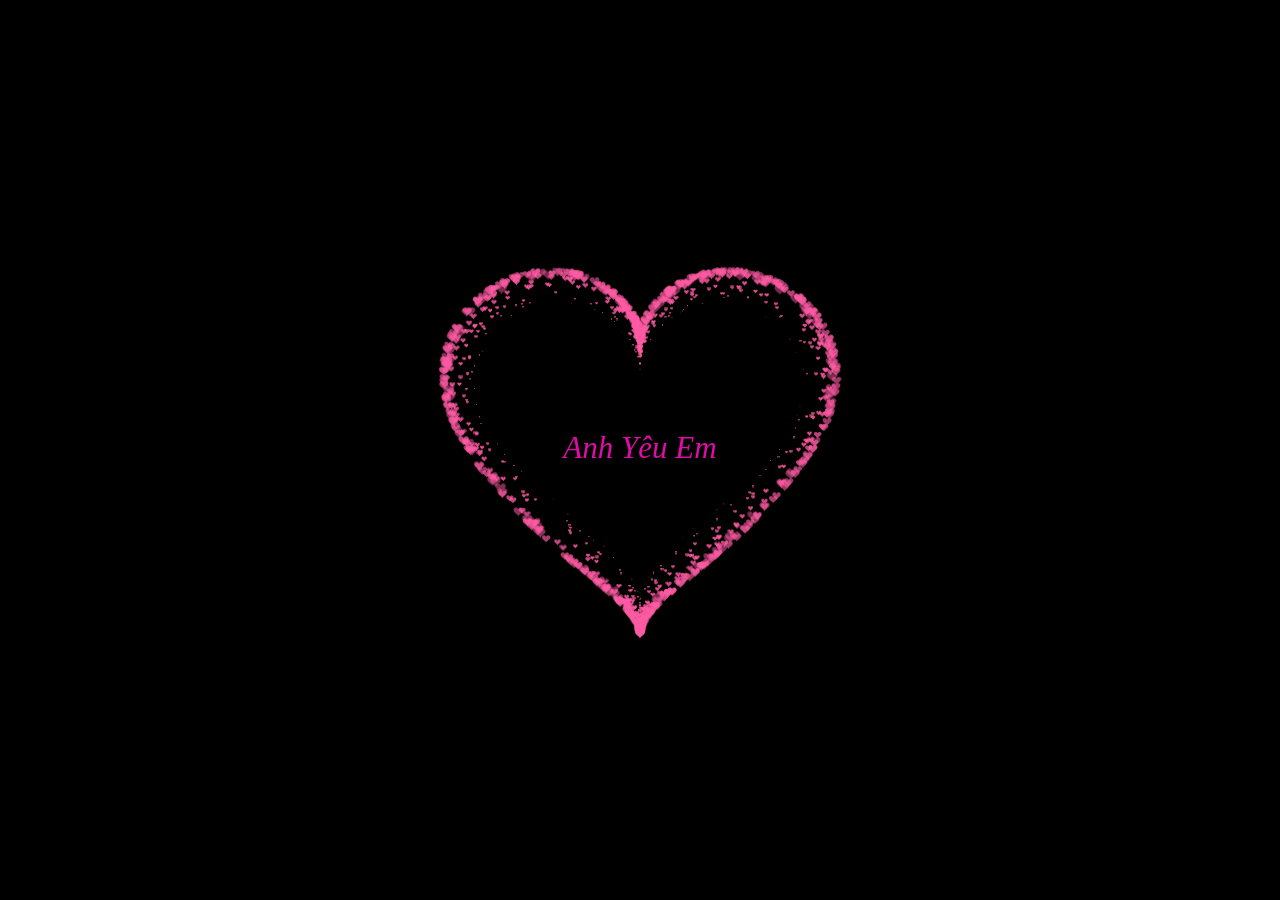
<file: aaa.html>
<!DOCTYPE HTML PUBLIC "-//W3C//DTD HTML 4.0 Transitional//EN">
<HTML>
 <HEAD>
 <meta charset="utf-8" />
  <TITLE> Code trái tim đập GameVui </TITLE>
  <META NAME="Generator" CONTENT="EditPlus">
  <META NAME="Author" CONTENT="">
  <META NAME="Keywords" CONTENT="">
  <META NAME="Description" CONTENT="">
 
   
  <style>
  html, body {
  height: 100%;
  padding: 0;
  margin: 0;
  background: #000;
  display: flex;
  justify-content: center;
  align-items: center;
 
}
 
.box {
  width: 100%;
  position: absolute;
  top: 50%;
  left: 50%;
  transform: translate(-50%, -50%);
  display: flex;
  flex-direction: column;
}
 
canvas {
  position: absolute;
  width: 100%;
  height: 100%;
}
#pinkboard {
  position: relative;
  margin: auto;
  height: 500px;
  width: 500px;
  animation: animate 1.3s infinite;
}
 
#pinkboard:before, #pinkboard:after {
  content: '';
  position: absolute;
  background: #FF5CA4;
  width: 100px;
  height: 160px;
  border-top-left-radius: 50px;
  border-top-right-radius: 50px;
}
 
#pinkboard:before {
  left: 100px;
  transform: rotate(-45deg);
  transform-origin: 0 100%;
  box-shadow: 0 14px 28px rgba(0,0,0,0.25),
              0 10px 10px rgba(0,0,0,0.22);
}
 
#pinkboard:after {
  left: 0;
  transform: rotate(45deg);
  transform-origin: 100% 100%;
}
 
@keyframes animate {
  0% {
    transform: scale(1);
  }
  30% {
    transform: scale(.8);
  }
  60% {
    transform: scale(1.2);
  }
  100% {
    transform: scale(1);
  }
}
  </style>
 </HEAD>
 
 <BODY>
   <div class="box">
      <canvas id="pinkboard"></canvas>
   </div>
  <script>
  /*
 * Settings
 */
var settings = {
  particles: {
    length:   2000, // maximum amount of particles
    duration:   2, // particle duration in sec
    velocity: 100, // particle velocity in pixels/sec
    effect: -1.3, // play with this for a nice effect
    size:      13, // particle size in pixels
  },
};
/*
 * RequestAnimationFrame polyfill by Erik Möller
 */
(function(){var b=0;var c=["ms","moz","webkit","o"];for(var a=0;a<c.length&&!window.requestAnimationFrame;++a){window.requestAnimationFrame=window[c[a]+"RequestAnimationFrame"];window.cancelAnimationFrame=window[c[a]+"CancelAnimationFrame"]||window[c[a]+"CancelRequestAnimationFrame"]}if(!window.requestAnimationFrame){window.requestAnimationFrame=function(h,e){var d=new Date().getTime();var f=Math.max(0,16-(d-b));var g=window.setTimeout(function(){h(d+f)},f);b=d+f;return g}}if(!window.cancelAnimationFrame){window.cancelAnimationFrame=function(d){clearTimeout(d)}}}());
/*
 * Point class
 */
var Point = (function() {
  function Point(x, y) {
    this.x = (typeof x !== 'undefined') ? x : 0;
    this.y = (typeof y !== 'undefined') ? y : 0;
  }
  Point.prototype.clone = function() {
    return new Point(this.x, this.y);
  };
  Point.prototype.length = function(length) {
    if (typeof length == 'undefined')
      return Math.sqrt(this.x * this.x + this.y * this.y);
    this.normalize();
    this.x *= length;
    this.y *= length;
    return this;
  };
  Point.prototype.normalize = function() {
    var length = this.length();
    this.x /= length;
    this.y /= length;
    return this;
  };
  return Point;
})();
/*
 * Particle class
 */
var Particle = (function() {
  function Particle() {
    this.position = new Point();
    this.velocity = new Point();
    this.acceleration = new Point();
    this.age = 0;
  }
  Particle.prototype.initialize = function(x, y, dx, dy) {
    this.position.x = x;
    this.position.y = y;
    this.velocity.x = dx;
    this.velocity.y = dy;
    this.acceleration.x = dx * settings.particles.effect;
    this.acceleration.y = dy * settings.particles.effect;
    this.age = 0;
  };
  Particle.prototype.update = function(deltaTime) {
    this.position.x += this.velocity.x * deltaTime;
    this.position.y += this.velocity.y * deltaTime;
    this.velocity.x += this.acceleration.x * deltaTime;
    this.velocity.y += this.acceleration.y * deltaTime;
    this.age += deltaTime;
  };
  Particle.prototype.draw = function(context, image) {
    function ease(t) {
      return (--t) * t * t + 1;
    }
    var size = image.width * ease(this.age / settings.particles.duration);
    context.globalAlpha = 1 - this.age / settings.particles.duration;
    context.drawImage(image, this.position.x - size / 2, this.position.y - size / 2, size, size);
  };
  return Particle;
})();
/*
 * ParticlePool class
 */
var ParticlePool = (function() {
  var particles,
      firstActive = 0,
      firstFree   = 0,
      duration    = settings.particles.duration;
 
  function ParticlePool(length) {
    // create and populate particle pool
    particles = new Array(length);
    for (var i = 0; i < particles.length; i++)
      particles[i] = new Particle();
  }
  ParticlePool.prototype.add = function(x, y, dx, dy) {
    particles[firstFree].initialize(x, y, dx, dy);
   
    // handle circular queue
    firstFree++;
    if (firstFree   == particles.length) firstFree   = 0;
    if (firstActive == firstFree       ) firstActive++;
    if (firstActive == particles.length) firstActive = 0;
  };
  ParticlePool.prototype.update = function(deltaTime) {
    var i;
   
    // update active particles
    if (firstActive < firstFree) {
      for (i = firstActive; i < firstFree; i++)
        particles[i].update(deltaTime);
    }
    if (firstFree < firstActive) {
      for (i = firstActive; i < particles.length; i++)
        particles[i].update(deltaTime);
      for (i = 0; i < firstFree; i++)
        particles[i].update(deltaTime);
    }
   
    // remove inactive particles
    while (particles[firstActive].age >= duration && firstActive != firstFree) {
      firstActive++;
      if (firstActive == particles.length) firstActive = 0;
    }
   
   
  };
  ParticlePool.prototype.draw = function(context, image) {
    // draw active particles
    if (firstActive < firstFree) {
      for (i = firstActive; i < firstFree; i++)
        particles[i].draw(context, image);
    }
    if (firstFree < firstActive) {
      for (i = firstActive; i < particles.length; i++)
        particles[i].draw(context, image);
      for (i = 0; i < firstFree; i++)
        particles[i].draw(context, image);
    }
  };
  return ParticlePool;
})();
/*
 * Putting it all together
 */
(function(canvas) {
  var context = canvas.getContext('2d'),
      particles = new ParticlePool(settings.particles.length),
      particleRate = settings.particles.length / settings.particles.duration, // particles/sec
      time;
 
  // get point on heart with -PI <= t <= PI
  function pointOnHeart(t) {
    return new Point(
      160 * Math.pow(Math.sin(t), 3),
      130 * Math.cos(t) - 50 * Math.cos(2 * t) - 20 * Math.cos(3 * t) - 10 * Math.cos(4 * t) + 25
    );
  }
 
  // creating the particle image using a dummy canvas
  var image = (function() {
    var canvas  = document.createElement('canvas'),
        context = canvas.getContext('2d');
    canvas.width  = settings.particles.size;
    canvas.height = settings.particles.size;
    // helper function to create the path
    function to(t) {
      var point = pointOnHeart(t);
      point.x = settings.particles.size / 2 + point.x * settings.particles.size / 350;
      point.y = settings.particles.size / 2 - point.y * settings.particles.size / 350;
      return point;
    }
    // create the path
    context.beginPath();
    var t = -Math.PI;
    var point = to(t);
    context.moveTo(point.x, point.y);
    while (t < Math.PI) {
      t += 0.01; // baby steps!
      point = to(t);
      context.lineTo(point.x, point.y);
    }
    context.closePath();
    // create the fill
    context.fillStyle = '#FF5CA4';
    context.fill();
    // create the image
    var image = new Image();
    image.src = canvas.toDataURL();
    return image;
  })();
 
  // render that thing!
  function render() {
    // next animation frame
    requestAnimationFrame(render);
   
    // update time
    var newTime   = new Date().getTime() / 1000,
        deltaTime = newTime - (time || newTime);
    time = newTime;
   
    // clear canvas
    context.clearRect(0, 0, canvas.width, canvas.height);
   
    // create new particles
    var amount = particleRate * deltaTime;
    for (var i = 0; i < amount; i++) {
      var pos = pointOnHeart(Math.PI - 2 * Math.PI * Math.random());
      var dir = pos.clone().length(settings.particles.velocity);
      particles.add(canvas.width / 2 + pos.x, canvas.height / 2 - pos.y, dir.x, -dir.y);
    }
   
    // update and draw particles
    particles.update(deltaTime);
    particles.draw(context, image);
  }
 
  // handle (re-)sizing of the canvas
  function onResize() {
    canvas.width  = canvas.clientWidth;
    canvas.height = canvas.clientHeight;
  }
  window.onresize = onResize;
 
  // delay rendering bootstrap
  setTimeout(function() {
    onResize();
    render();
  }, 10);
})(document.getElementById('pinkboard'));
  </script>
  <div class="center-text",
  style="background-color:rgb(0, 0, 0);
        width: 100%;
        color: rgb(225, 12, 168);
        height:100%;
        font-size: 31px;
        font-style: italic;
        display: flex;
        align-items: center;
        justify-content: center;
        margin-bottom: 5px;
        text-align: center;">Anh Yêu Em</div>
 </BODY>
</HTML>
</file>
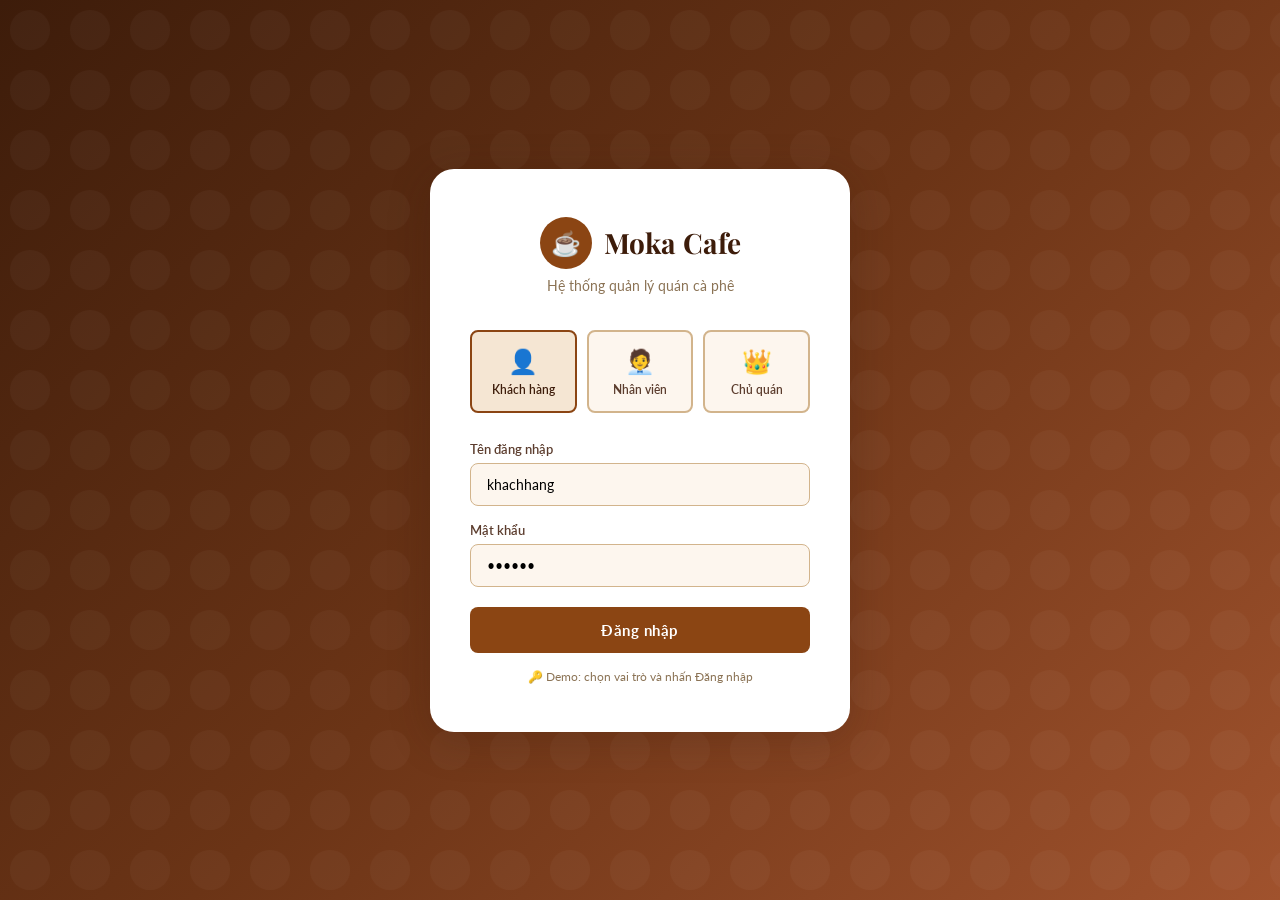
<file: baigiaodienLTC#/moka_cafe.html>
<!DOCTYPE html>
<html lang="vi">
<head>
<meta charset="UTF-8">
<meta name="viewport" content="width=device-width, initial-scale=1.0">
<title>Moka Cafe Management System</title>
<link href="https://fonts.googleapis.com/css2?family=Playfair+Display:wght@400;600;700&family=Lato:wght@300;400;600;700&display=swap" rel="stylesheet">
<style>
/* ===== RESET & BASE ===== */
*{margin:0;padding:0;box-sizing:border-box;}
:root{
  --brown-dark:#3D1C0A;
  --brown-mid:#6B3416;
  --brown-main:#8B4513;
  --brown-warm:#A0522D;
  --brown-light:#C8956C;
  --cream-dark:#D2B48C;
  --cream:#F5E6D3;
  --cream-light:#FDF6EE;
  --white:#FFFFFF;
  --green:#4A7C59;
  --red:#C0392B;
  --orange:#E67E22;
  --blue:#2980B9;
  --text-dark:#2C1810;
  --text-mid:#5C3D2E;
  --text-light:#8B7355;
  --shadow:0 4px 20px rgba(61,28,10,0.15);
  --shadow-lg:0 8px 40px rgba(61,28,10,0.25);
  --radius:12px;
  --radius-sm:8px;
  --transition:all 0.25s ease;
}
body{font-family:'Lato',sans-serif;background:var(--cream-light);color:var(--text-dark);min-height:100vh;}
button{cursor:pointer;border:none;outline:none;font-family:inherit;}
input,textarea,select{font-family:inherit;outline:none;}
a{text-decoration:none;color:inherit;}
img{max-width:100%;}

/* ===== LOGIN SCREEN ===== */
#login-screen{
  display:flex;align-items:center;justify-content:center;
  min-height:100vh;
  background:linear-gradient(135deg,var(--brown-dark) 0%,var(--brown-mid) 50%,var(--brown-warm) 100%);
  position:relative;overflow:hidden;
}
#login-screen::before{
  content:'';position:absolute;inset:0;
  background:url("data:image/svg+xml,%3Csvg width='60' height='60' viewBox='0 0 60 60' xmlns='http://www.w3.org/2000/svg'%3E%3Cg fill='none' fill-rule='evenodd'%3E%3Cg fill='%23ffffff' fill-opacity='0.03'%3E%3Ccircle cx='30' cy='30' r='20'/%3E%3C/g%3E%3C/g%3E%3C/svg%3E");
}
.login-card{
  background:var(--white);border-radius:24px;padding:48px 40px;
  width:420px;box-shadow:var(--shadow-lg);position:relative;z-index:1;
  animation:fadeInUp 0.6s ease;
}
@keyframes fadeInUp{from{opacity:0;transform:translateY(30px);}to{opacity:1;transform:translateY(0);}}
.login-logo{display:flex;align-items:center;gap:12px;justify-content:center;margin-bottom:8px;}
.login-logo-icon{
  width:52px;height:52px;background:var(--brown-main);border-radius:50%;
  display:flex;align-items:center;justify-content:center;font-size:24px;
}
.login-logo h1{font-family:'Playfair Display',serif;font-size:28px;color:var(--brown-dark);}
.login-subtitle{text-align:center;color:var(--text-light);font-size:14px;margin-bottom:36px;}
.login-roles{display:grid;grid-template-columns:1fr 1fr 1fr;gap:10px;margin-bottom:28px;}
.role-btn{
  padding:14px 8px;border-radius:var(--radius-sm);border:2px solid var(--cream-dark);
  background:var(--cream-light);cursor:pointer;transition:var(--transition);
  display:flex;flex-direction:column;align-items:center;gap:6px;
  font-size:12px;font-weight:600;color:var(--text-mid);
}
.role-btn .role-icon{font-size:24px;}
.role-btn:hover,.role-btn.active{border-color:var(--brown-main);background:var(--cream);color:var(--brown-dark);}
.login-form{display:flex;flex-direction:column;gap:16px;}
.form-group label{display:block;font-size:13px;font-weight:600;color:var(--text-mid);margin-bottom:6px;}
.form-group input{
  width:100%;padding:12px 16px;border:1.5px solid var(--cream-dark);border-radius:var(--radius-sm);
  font-size:14px;background:var(--cream-light);transition:var(--transition);
}
.form-group input:focus{border-color:var(--brown-main);background:var(--white);}
.login-btn{
  width:100%;padding:14px;background:var(--brown-main);color:var(--white);
  border-radius:var(--radius-sm);font-size:15px;font-weight:700;
  letter-spacing:0.5px;transition:var(--transition);margin-top:4px;
}
.login-btn:hover{background:var(--brown-dark);transform:translateY(-1px);box-shadow:0 4px 15px rgba(139,69,19,0.4);}
.login-demo-hint{text-align:center;font-size:12px;color:var(--text-light);margin-top:16px;}

/* ===== MAIN APP LAYOUT ===== */
#app{display:none;min-height:100vh;}
#app.active{display:flex;}

/* ===== SIDEBAR ===== */
.sidebar{
  width:240px;min-height:100vh;background:var(--brown-dark);
  display:flex;flex-direction:column;position:fixed;left:0;top:0;bottom:0;z-index:100;
  transition:var(--transition);
}
.sidebar-logo{
  padding:20px 20px 16px;border-bottom:1px solid rgba(255,255,255,0.1);
  display:flex;align-items:center;gap:10px;
}
.sidebar-logo-icon{
  width:40px;height:40px;background:var(--brown-warm);border-radius:50%;
  display:flex;align-items:center;justify-content:center;font-size:20px;flex-shrink:0;
}
.sidebar-logo-text{font-family:'Playfair Display',serif;font-size:18px;color:var(--white);font-weight:700;}
.sidebar-nav{flex:1;padding:12px 0;}
.nav-item{
  display:flex;align-items:center;gap:12px;padding:13px 20px;
  color:rgba(255,255,255,0.7);font-size:14px;font-weight:500;
  cursor:pointer;transition:var(--transition);position:relative;
}
.nav-item:hover{color:var(--white);background:rgba(255,255,255,0.05);}
.nav-item.active{color:var(--white);background:rgba(255,255,255,0.12);}
.nav-item.active::before{
  content:'';position:absolute;left:0;top:0;bottom:0;width:3px;
  background:var(--cream-dark);border-radius:0 2px 2px 0;
}
.nav-icon{font-size:18px;width:22px;text-align:center;}
.sidebar-user{
  padding:16px 20px;border-top:1px solid rgba(255,255,255,0.1);
  display:flex;align-items:center;gap:10px;
}
.user-avatar{
  width:36px;height:36px;border-radius:50%;background:var(--brown-warm);
  display:flex;align-items:center;justify-content:center;font-size:16px;flex-shrink:0;
}
.user-info{flex:1;}
.user-name{font-size:13px;font-weight:600;color:var(--white);}
.user-role{font-size:11px;color:rgba(255,255,255,0.55);}
.logout-btn{
  background:none;color:rgba(255,255,255,0.5);font-size:12px;
  padding:4px 8px;border-radius:4px;transition:var(--transition);
}
.logout-btn:hover{color:var(--white);background:rgba(255,255,255,0.1);}

/* ===== MAIN CONTENT ===== */
.main-content{margin-left:240px;flex:1;min-height:100vh;display:flex;flex-direction:column;}
.topbar{
  background:var(--white);padding:0 28px;height:64px;
  display:flex;align-items:center;justify-content:space-between;
  border-bottom:1px solid rgba(0,0,0,0.06);position:sticky;top:0;z-index:50;
}
.topbar-title{font-size:16px;font-weight:600;color:var(--text-dark);}
.topbar-right{display:flex;align-items:center;gap:16px;}
.status-badge{
  display:flex;align-items:center;gap:6px;padding:6px 14px;
  border-radius:20px;background:rgba(74,124,89,0.1);font-size:13px;
  font-weight:600;color:var(--green);
}
.status-dot{width:8px;height:8px;background:var(--green);border-radius:50%;animation:pulse 2s infinite;}
@keyframes pulse{0%,100%{opacity:1;}50%{opacity:0.4;}}
.page-content{padding:28px;flex:1;}

/* ===== PAGES ===== */
.page{display:none;}
.page.active{display:block;animation:fadeIn 0.3s ease;}
@keyframes fadeIn{from{opacity:0;transform:translateY(8px);}to{opacity:1;transform:translateY(0);}}
.page-header{margin-bottom:24px;}
.page-title{font-family:'Playfair Display',serif;font-size:26px;color:var(--brown-dark);margin-bottom:4px;}
.page-subtitle{font-size:13px;color:var(--text-light);}

/* ===== CARDS ===== */
.stat-grid{display:grid;grid-template-columns:repeat(auto-fit,minmax(200px,1fr));gap:16px;margin-bottom:24px;}
.stat-card{
  background:var(--white);border-radius:var(--radius);padding:20px 22px;
  box-shadow:var(--shadow);display:flex;flex-direction:column;gap:6px;
}
.stat-label{font-size:12px;font-weight:600;color:var(--text-light);text-transform:uppercase;letter-spacing:0.5px;}
.stat-value{font-size:28px;font-weight:700;color:var(--brown-dark);font-family:'Playfair Display',serif;}
.stat-change{font-size:12px;color:var(--green);display:flex;align-items:center;gap:4px;}

/* ===== CHART PLACEHOLDER ===== */
.chart-card{
  background:var(--white);border-radius:var(--radius);padding:22px;
  box-shadow:var(--shadow);margin-bottom:20px;
}
.chart-header{display:flex;align-items:center;justify-content:space-between;margin-bottom:20px;}
.chart-title{font-size:15px;font-weight:700;color:var(--text-dark);}
.chart-filters{display:flex;gap:4px;}
.filter-btn{
  padding:5px 14px;border-radius:6px;font-size:12px;font-weight:600;
  cursor:pointer;transition:var(--transition);background:none;color:var(--text-light);
}
.filter-btn.active,.filter-btn:hover{background:var(--brown-main);color:var(--white);}
.chart-area{height:180px;position:relative;overflow:hidden;}
.chart-bars{display:flex;align-items:flex-end;gap:8px;height:100%;padding:0 8px;}
.chart-bar{flex:1;border-radius:6px 6px 0 0;min-width:20px;transition:var(--transition);}
.chart-bar:hover{opacity:0.8;}
.chart-line-svg{width:100%;height:100%;}

/* ===== TABLES ===== */
.table-card{background:var(--white);border-radius:var(--radius);box-shadow:var(--shadow);overflow:hidden;}
.table-toolbar{
  padding:18px 22px;display:flex;align-items:center;justify-content:space-between;
  border-bottom:1px solid var(--cream);
}
.search-input-wrap{position:relative;}
.search-input-wrap input{
  padding:9px 16px 9px 38px;border:1.5px solid var(--cream-dark);
  border-radius:8px;font-size:13px;width:260px;background:var(--cream-light);transition:var(--transition);
}
.search-input-wrap input:focus{border-color:var(--brown-main);background:var(--white);}
.search-icon{position:absolute;left:12px;top:50%;transform:translateY(-50%);color:var(--text-light);font-size:14px;}
.btn-primary{
  padding:9px 18px;background:var(--brown-main);color:var(--white);
  border-radius:8px;font-size:13px;font-weight:600;transition:var(--transition);
}
.btn-primary:hover{background:var(--brown-dark);transform:translateY(-1px);}
.btn-secondary{
  padding:7px 14px;background:var(--cream);color:var(--text-mid);
  border-radius:6px;font-size:12px;font-weight:600;transition:var(--transition);
}
.btn-secondary:hover{background:var(--cream-dark);color:var(--text-dark);}
.btn-danger{padding:7px 14px;background:rgba(192,57,43,0.1);color:var(--red);border-radius:6px;font-size:12px;font-weight:600;transition:var(--transition);}
.btn-danger:hover{background:var(--red);color:var(--white);}
table{width:100%;border-collapse:collapse;}
thead th{
  padding:12px 20px;text-align:left;font-size:11px;font-weight:700;
  text-transform:uppercase;letter-spacing:0.6px;color:var(--text-light);
  background:var(--cream-light);border-bottom:1px solid var(--cream);
}
tbody tr{border-bottom:1px solid rgba(0,0,0,0.04);transition:var(--transition);}
tbody tr:hover{background:var(--cream-light);}
tbody td{padding:14px 20px;font-size:13px;color:var(--text-dark);}
.badge{
  display:inline-flex;align-items:center;padding:3px 10px;
  border-radius:12px;font-size:11px;font-weight:700;
}
.badge-green{background:rgba(74,124,89,0.12);color:var(--green);}
.badge-red{background:rgba(192,57,43,0.1);color:var(--red);}
.badge-orange{background:rgba(230,126,34,0.12);color:var(--orange);}
.badge-blue{background:rgba(41,128,185,0.12);color:var(--blue);}
.item-with-img{display:flex;align-items:center;gap:12px;}
.item-img{width:40px;height:40px;border-radius:8px;object-fit:cover;background:var(--cream);}
.item-img-placeholder{width:40px;height:40px;border-radius:8px;background:var(--cream-dark);display:flex;align-items:center;justify-content:center;font-size:18px;}
.action-btns{display:flex;gap:6px;}

/* ===== CLIENT TOPNAV ===== */
.client-topnav{
  background:var(--cream-light);border-bottom:2px solid var(--cream-dark);
  padding:0;position:sticky;top:0;z-index:100;
}
.client-topnav-inner{
  max-width:1200px;margin:0 auto;padding:14px 24px;
  display:flex;align-items:center;gap:24px;
}
.client-logo{font-family:'Playfair Display',serif;font-size:26px;font-weight:700;color:var(--brown-dark);white-space:nowrap;}
.client-search{
  flex:1;max-width:480px;position:relative;margin:0 auto;
}
.client-search input{
  width:100%;padding:10px 18px 10px 44px;border:1.5px solid var(--cream-dark);
  border-radius:24px;font-size:14px;background:var(--white);transition:var(--transition);
}
.client-search input:focus{border-color:var(--brown-main);}
.client-search .search-icon{left:16px;font-size:16px;}
.client-nav-links{
  display:flex;align-items:center;gap:4px;flex-wrap:nowrap;
}
.client-nav-link{
  padding:7px 12px;border-radius:6px;font-size:13px;font-weight:500;
  color:var(--text-mid);cursor:pointer;transition:var(--transition);white-space:nowrap;
  display:flex;align-items:center;gap:5px;
}
.client-nav-link:hover,.client-nav-link.active{color:var(--brown-dark);background:var(--cream);}
.cart-btn-nav{
  position:relative;padding:8px 16px;background:var(--brown-main);color:var(--white);
  border-radius:20px;font-size:13px;font-weight:600;cursor:pointer;transition:var(--transition);
  display:flex;align-items:center;gap:6px;
}
.cart-btn-nav:hover{background:var(--brown-dark);}
.cart-badge{
  position:absolute;top:-6px;right:-6px;background:var(--red);color:var(--white);
  width:18px;height:18px;border-radius:50%;font-size:10px;font-weight:700;
  display:flex;align-items:center;justify-content:center;
}
.client-login-btn{
  padding:8px 18px;border:1.5px solid var(--brown-main);border-radius:20px;
  font-size:13px;font-weight:600;color:var(--brown-main);cursor:pointer;transition:var(--transition);
}
.client-login-btn:hover{background:var(--brown-main);color:var(--white);}

/* ===== CLIENT PAGES ===== */
.client-page{display:none;max-width:1200px;margin:0 auto;padding:28px 24px;}
.client-page.active{display:block;animation:fadeIn 0.3s ease;}

/* Hero */
.hero{
  border-radius:20px;overflow:hidden;position:relative;height:340px;
  background:linear-gradient(135deg,var(--brown-dark),var(--brown-warm));
  margin-bottom:40px;display:flex;align-items:center;
}
.hero-bg{
  position:absolute;inset:0;
  background:linear-gradient(135deg,rgba(61,28,10,0.85) 0%,rgba(107,52,22,0.6) 100%);
}
.hero-content{position:relative;z-index:2;padding:48px;}
.hero-title{
  font-family:'Playfair Display',serif;font-size:44px;color:var(--white);
  line-height:1.2;margin-bottom:16px;
}
.hero-subtitle{font-size:16px;color:rgba(255,255,255,0.8);margin-bottom:28px;}
.hero-cta{
  display:inline-flex;gap:12px;
}
.btn-hero{
  padding:13px 28px;border-radius:30px;font-size:15px;font-weight:700;
  cursor:pointer;transition:var(--transition);
}
.btn-hero-primary{background:var(--cream-dark);color:var(--brown-dark);}
.btn-hero-primary:hover{background:var(--white);}
.btn-hero-outline{border:2px solid rgba(255,255,255,0.7);color:var(--white);background:none;}
.btn-hero-outline:hover{background:rgba(255,255,255,0.1);}
.section-title{font-family:'Playfair Display',serif;font-size:22px;color:var(--brown-dark);margin-bottom:20px;}

/* Category Grid */
.category-grid{display:grid;grid-template-columns:repeat(3,1fr);gap:16px;margin-bottom:40px;}
.category-card{
  border-radius:16px;overflow:hidden;height:160px;position:relative;cursor:pointer;
  transition:var(--transition);
}
.category-card:hover{transform:translateY(-4px);box-shadow:var(--shadow-lg);}
.cat-bg{width:100%;height:100%;object-fit:cover;}
.cat-overlay{
  position:absolute;inset:0;
  background:linear-gradient(180deg,transparent 30%,rgba(61,28,10,0.75) 100%);
}
.cat-info{position:absolute;bottom:0;left:0;right:0;padding:16px 18px;}
.cat-name{font-family:'Playfair Display',serif;font-size:18px;color:var(--white);font-weight:700;}
.cat-btn{
  margin-top:8px;padding:5px 14px;background:rgba(255,255,255,0.2);
  color:var(--white);border-radius:16px;font-size:12px;font-weight:600;
  border:1px solid rgba(255,255,255,0.4);cursor:pointer;transition:var(--transition);
  display:inline-block;
}
.cat-btn:hover{background:rgba(255,255,255,0.35);}

/* Menu Grid */
.menu-layout{display:grid;grid-template-columns:200px 1fr;gap:24px;}
.menu-sidebar{background:var(--white);border-radius:var(--radius);padding:8px;box-shadow:var(--shadow);height:fit-content;}
.menu-cat-item{
  padding:11px 14px;border-radius:8px;font-size:13px;font-weight:500;
  color:var(--text-mid);cursor:pointer;transition:var(--transition);
}
.menu-cat-item:hover,.menu-cat-item.active{background:var(--cream);color:var(--brown-dark);font-weight:600;}
.menu-grid{display:grid;grid-template-columns:repeat(auto-fill,minmax(180px,1fr));gap:16px;}
.menu-item-card{
  background:var(--white);border-radius:var(--radius);overflow:hidden;
  box-shadow:var(--shadow);cursor:pointer;transition:var(--transition);
}
.menu-item-card:hover{transform:translateY(-3px);box-shadow:var(--shadow-lg);}
.menu-item-img{width:100%;height:140px;object-fit:cover;background:var(--cream);}
.menu-item-info{padding:12px 14px;}
.menu-item-name{font-size:13px;font-weight:700;color:var(--text-dark);margin-bottom:4px;}
.menu-item-price{font-size:14px;font-weight:700;color:var(--brown-main);}
.menu-item-add{
  width:28px;height:28px;background:var(--brown-main);color:var(--white);
  border-radius:50%;font-size:18px;display:flex;align-items:center;justify-content:center;
  cursor:pointer;transition:var(--transition);flex-shrink:0;
}
.menu-item-add:hover{background:var(--brown-dark);}
.menu-item-footer{display:flex;align-items:center;justify-content:space-between;}

/* Cart */
.cart-layout{display:grid;grid-template-columns:1fr 320px;gap:24px;}
.cart-items{display:flex;flex-direction:column;gap:12px;}
.cart-item{
  background:var(--white);border-radius:var(--radius);padding:18px;
  display:flex;gap:16px;align-items:flex-start;box-shadow:var(--shadow);
}
.cart-item-img{width:80px;height:80px;border-radius:10px;object-fit:cover;background:var(--cream);flex-shrink:0;}
.cart-item-details{flex:1;}
.cart-item-name{font-size:15px;font-weight:700;color:var(--text-dark);margin-bottom:4px;}
.cart-item-price{font-size:14px;color:var(--brown-main);font-weight:600;}
.cart-item-note{font-size:12px;color:var(--text-light);margin-top:4px;}
.qty-control{display:flex;align-items:center;gap:10px;margin-top:8px;}
.qty-btn{
  width:28px;height:28px;border-radius:50%;background:var(--cream);
  color:var(--text-dark);font-size:16px;display:flex;align-items:center;
  justify-content:center;cursor:pointer;transition:var(--transition);border:1px solid var(--cream-dark);
}
.qty-btn:hover{background:var(--brown-main);color:var(--white);border-color:var(--brown-main);}
.qty-val{font-size:15px;font-weight:700;min-width:20px;text-align:center;}
.cart-summary{
  background:var(--white);border-radius:var(--radius);padding:22px;
  box-shadow:var(--shadow);height:fit-content;position:sticky;top:80px;
}
.summary-title{font-size:16px;font-weight:700;color:var(--text-dark);margin-bottom:18px;}
.summary-row{display:flex;justify-content:space-between;font-size:13px;margin-bottom:10px;}
.summary-row.total{font-weight:700;font-size:15px;border-top:1px solid var(--cream);padding-top:12px;margin-top:4px;}
.checkout-btn{
  width:100%;padding:13px;background:var(--brown-main);color:var(--white);
  border-radius:10px;font-size:14px;font-weight:700;margin-top:14px;
  transition:var(--transition);
}
.checkout-btn:hover{background:var(--brown-dark);}

/* Order History */
.order-history-table .order-row{
  background:var(--white);border-radius:var(--radius);margin-bottom:10px;
  padding:16px 22px;display:flex;align-items:center;gap:20px;box-shadow:var(--shadow);
}
.order-id{font-size:13px;font-weight:700;color:var(--text-light);width:80px;}
.order-date{font-size:13px;color:var(--text-mid);width:120px;}
.order-items-count{flex:1;font-size:13px;color:var(--text-dark);}
.order-total-col{font-size:14px;font-weight:700;color:var(--brown-main);width:100px;text-align:right;}

/* Intro page */
.intro-hero{
  background:linear-gradient(135deg,var(--brown-dark),var(--brown-mid));
  border-radius:20px;padding:48px;color:var(--white);margin-bottom:32px;text-align:center;
}
.intro-hero h2{font-family:'Playfair Display',serif;font-size:36px;margin-bottom:12px;}
.intro-features{display:grid;grid-template-columns:repeat(3,1fr);gap:20px;margin-bottom:32px;}
.intro-feature{
  background:var(--white);border-radius:var(--radius);padding:24px;text-align:center;
  box-shadow:var(--shadow);
}
.intro-feature-icon{font-size:36px;margin-bottom:12px;}
.intro-feature h3{font-size:15px;font-weight:700;color:var(--text-dark);margin-bottom:6px;}
.intro-feature p{font-size:13px;color:var(--text-light);line-height:1.6;}

/* Contact */
.contact-layout{display:grid;grid-template-columns:1fr 1fr;gap:24px;}
.contact-info-card{background:var(--white);border-radius:var(--radius);padding:28px;box-shadow:var(--shadow);}
.contact-info-item{display:flex;gap:14px;margin-bottom:20px;align-items:flex-start;}
.contact-icon{font-size:22px;width:36px;text-align:center;flex-shrink:0;}
.contact-text h4{font-size:14px;font-weight:700;margin-bottom:4px;}
.contact-text p{font-size:13px;color:var(--text-light);}
.contact-form{background:var(--white);border-radius:var(--radius);padding:28px;box-shadow:var(--shadow);}
.contact-form h3{font-size:16px;font-weight:700;margin-bottom:18px;}
.form-row{display:grid;grid-template-columns:1fr 1fr;gap:12px;}
.form-field{margin-bottom:14px;}
.form-field label{display:block;font-size:12px;font-weight:600;color:var(--text-mid);margin-bottom:5px;}
.form-field input,.form-field textarea{
  width:100%;padding:10px 14px;border:1.5px solid var(--cream-dark);
  border-radius:8px;font-size:13px;background:var(--cream-light);transition:var(--transition);
}
.form-field textarea{resize:vertical;min-height:90px;}
.form-field input:focus,.form-field textarea:focus{border-color:var(--brown-main);background:var(--white);}

/* Payment */
.payment-layout{display:grid;grid-template-columns:1fr 320px;gap:24px;}
.payment-form-card{background:var(--white);border-radius:var(--radius);padding:28px;box-shadow:var(--shadow);}
.payment-form-card h3{font-size:16px;font-weight:700;margin-bottom:20px;color:var(--text-dark);}
.payment-methods{display:grid;grid-template-columns:1fr 1fr;gap:10px;margin-bottom:20px;}
.pay-method{
  padding:14px;border:2px solid var(--cream-dark);border-radius:10px;
  display:flex;align-items:center;gap:10px;cursor:pointer;transition:var(--transition);
}
.pay-method:hover,.pay-method.active{border-color:var(--brown-main);background:var(--cream-light);}
.pay-method-icon{font-size:24px;}
.pay-method-name{font-size:13px;font-weight:600;color:var(--text-dark);}

/* ===== MODAL ===== */
.modal-overlay{
  position:fixed;inset:0;background:rgba(0,0,0,0.5);z-index:200;
  display:flex;align-items:center;justify-content:center;padding:20px;
  animation:fadeIn 0.2s ease;
}
.modal-overlay.hidden{display:none;}
.modal{
  background:var(--white);border-radius:20px;padding:32px;width:100%;max-width:480px;
  max-height:90vh;overflow-y:auto;box-shadow:var(--shadow-lg);
  animation:fadeInUp 0.3s ease;
}
.modal-header{display:flex;align-items:center;justify-content:space-between;margin-bottom:22px;}
.modal-title{font-family:'Playfair Display',serif;font-size:20px;color:var(--brown-dark);}
.modal-close{
  width:32px;height:32px;border-radius:50%;background:var(--cream);
  display:flex;align-items:center;justify-content:center;cursor:pointer;
  font-size:18px;color:var(--text-mid);transition:var(--transition);
}
.modal-close:hover{background:var(--cream-dark);}
.modal-item-img{width:100%;height:180px;object-fit:cover;border-radius:12px;margin-bottom:18px;background:var(--cream);}
.modal-item-price{font-size:22px;font-weight:700;color:var(--brown-main);margin-bottom:18px;}
.option-group{margin-bottom:18px;}
.option-group-title{font-size:13px;font-weight:700;color:var(--text-dark);margin-bottom:10px;}
.option-row{display:flex;gap:8px;flex-wrap:wrap;}
.option-chip{
  padding:7px 14px;border-radius:20px;font-size:12px;font-weight:600;
  border:1.5px solid var(--cream-dark);cursor:pointer;transition:var(--transition);color:var(--text-mid);
}
.option-chip:hover,.option-chip.selected{border-color:var(--brown-main);background:var(--cream);color:var(--brown-dark);}
.note-input{
  width:100%;padding:10px 14px;border:1.5px solid var(--cream-dark);
  border-radius:8px;font-size:13px;resize:none;min-height:80px;background:var(--cream-light);
}
.note-input:focus{border-color:var(--brown-main);background:var(--white);}
.modal-actions{display:flex;gap:10px;margin-top:20px;}
.btn-modal-cancel{flex:1;padding:12px;background:var(--cream);color:var(--text-mid);border-radius:8px;font-size:14px;font-weight:600;transition:var(--transition);}
.btn-modal-cancel:hover{background:var(--cream-dark);}
.btn-modal-add{flex:2;padding:12px;background:var(--brown-main);color:var(--white);border-radius:8px;font-size:14px;font-weight:700;transition:var(--transition);}
.btn-modal-add:hover{background:var(--brown-dark);}

/* ===== STAFF-specific ===== */
.staff-menu-grid{display:grid;grid-template-columns:repeat(auto-fill,minmax(160px,1fr));gap:14px;}
.staff-menu-card{
  background:var(--white);border-radius:12px;overflow:hidden;
  box-shadow:var(--shadow);cursor:pointer;transition:var(--transition);
}
.staff-menu-card:hover{transform:translateY(-2px);}
.staff-menu-img{width:100%;height:120px;object-fit:cover;background:var(--cream);}
.staff-menu-info{padding:10px 12px;}
.staff-menu-name{font-size:13px;font-weight:700;margin-bottom:2px;}
.staff-menu-price{font-size:13px;color:var(--brown-main);font-weight:600;}
.order-panel{
  background:var(--white);border-radius:var(--radius);padding:20px;
  box-shadow:var(--shadow);height:fit-content;position:sticky;top:80px;
}
.order-panel-title{font-size:15px;font-weight:700;margin-bottom:16px;color:var(--text-dark);}
.order-item{
  display:flex;align-items:center;gap:10px;padding:10px 0;
  border-bottom:1px solid var(--cream);
}
.order-item-name{flex:1;font-size:13px;font-weight:600;}
.order-item-price{font-size:13px;color:var(--brown-main);font-weight:600;width:70px;text-align:right;}
.staff-menu-layout{display:grid;grid-template-columns:1fr 280px;gap:20px;}
.order-cards{display:grid;grid-template-columns:1fr 1fr;gap:14px;margin-bottom:20px;}
.order-card{
  background:var(--white);border-radius:var(--radius);padding:16px;
  box-shadow:var(--shadow);
}
.order-card-header{display:flex;justify-content:space-between;align-items:center;margin-bottom:12px;}
.order-card-id{font-size:14px;font-weight:700;color:var(--text-dark);}
.order-card-customer{font-size:13px;color:var(--text-mid);margin-bottom:6px;}
.order-card-addr{font-size:12px;color:var(--text-light);margin-bottom:12px;}
.order-card-items{margin-bottom:12px;}
.order-card-item-row{display:flex;align-items:flex-start;gap:10px;margin-bottom:6px;}
.oci-img{width:36px;height:36px;border-radius:6px;object-fit:cover;background:var(--cream);}
.oci-name{font-size:12px;font-weight:600;}
.oci-note{font-size:11px;color:var(--text-light);}
.order-card-actions{display:flex;gap:8px;}
.confirm-btn{
  flex:1;padding:9px;background:var(--brown-main);color:var(--white);
  border-radius:7px;font-size:12px;font-weight:600;transition:var(--transition);
}
.confirm-btn:hover{background:var(--brown-dark);}
.print-btn{
  padding:9px 14px;background:var(--cream);color:var(--text-mid);
  border-radius:7px;font-size:12px;font-weight:600;transition:var(--transition);
}
.print-btn:hover{background:var(--cream-dark);}

/* Warehouse */
.warehouse-grid{display:grid;grid-template-columns:repeat(auto-fill,minmax(220px,1fr));gap:16px;}
.warehouse-card{background:var(--white);border-radius:var(--radius);padding:18px;box-shadow:var(--shadow);}
.wh-name{font-size:14px;font-weight:700;margin-bottom:6px;}
.wh-qty{font-size:24px;font-weight:700;color:var(--brown-main);margin-bottom:4px;}
.wh-unit{font-size:12px;color:var(--text-light);}
.wh-progress{height:6px;background:var(--cream-dark);border-radius:3px;margin:10px 0;}
.wh-bar{height:100%;border-radius:3px;background:var(--green);}
.wh-bar.low{background:var(--red);}
.wh-bar.mid{background:var(--orange);}

/* Admin Revenue Detail */
.revenue-filters{display:flex;gap:12px;margin-bottom:20px;align-items:center;flex-wrap:wrap;}
.date-input{padding:8px 14px;border:1.5px solid var(--cream-dark);border-radius:8px;font-size:13px;}
.revenue-summary{display:grid;grid-template-columns:repeat(4,1fr);gap:14px;margin-bottom:22px;}
.rev-card{background:var(--white);border-radius:var(--radius);padding:18px;box-shadow:var(--shadow);}
.rev-label{font-size:11px;font-weight:700;text-transform:uppercase;letter-spacing:0.5px;color:var(--text-light);margin-bottom:6px;}
.rev-value{font-size:20px;font-weight:700;color:var(--brown-dark);}

/* Bestsellers */
.bestseller-grid{display:grid;grid-template-columns:repeat(4,1fr);gap:16px;margin-top:24px;}
.bestseller-card{background:var(--white);border-radius:var(--radius);overflow:hidden;box-shadow:var(--shadow);}
.bestseller-img{width:100%;height:120px;object-fit:cover;background:var(--cream);}
.bestseller-info{padding:12px;}
.bestseller-name{font-size:13px;font-weight:700;margin-bottom:2px;}
.bestseller-sold{font-size:12px;color:var(--text-light);}

/* System Config */
.config-sections{display:grid;grid-template-columns:1fr 1fr;gap:20px;}
.config-card{background:var(--white);border-radius:var(--radius);padding:22px;box-shadow:var(--shadow);}
.config-card h3{font-size:15px;font-weight:700;margin-bottom:16px;color:var(--brown-dark);}
.config-field{display:flex;align-items:center;justify-content:space-between;padding:10px 0;border-bottom:1px solid var(--cream);}
.config-field:last-child{border-bottom:none;}
.config-field label{font-size:13px;color:var(--text-mid);}
.config-field input{
  padding:6px 10px;border:1.5px solid var(--cream-dark);border-radius:6px;
  font-size:13px;width:160px;background:var(--cream-light);
}
.toggle{
  width:44px;height:24px;background:var(--cream-dark);border-radius:12px;
  position:relative;cursor:pointer;transition:var(--transition);
}
.toggle.on{background:var(--green);}
.toggle-thumb{
  width:18px;height:18px;background:var(--white);border-radius:50%;
  position:absolute;top:3px;left:3px;transition:var(--transition);box-shadow:0 1px 4px rgba(0,0,0,0.2);
}
.toggle.on .toggle-thumb{left:23px;}

/* Toast */
.toast{
  position:fixed;bottom:28px;right:28px;background:var(--brown-dark);color:var(--white);
  padding:14px 22px;border-radius:12px;font-size:13px;font-weight:600;
  z-index:999;transform:translateY(100px);opacity:0;transition:all 0.35s ease;
  display:flex;align-items:center;gap:10px;
}
.toast.show{transform:translateY(0);opacity:1;}

/* Responsive tweaks */
@media(max-width:900px){
  .sidebar{width:200px;}
  .main-content{margin-left:200px;}
  .category-grid{grid-template-columns:1fr 1fr;}
  .intro-features{grid-template-columns:1fr 1fr;}
}
</style>
</head>
<body>

<!-- ===================== LOGIN SCREEN ===================== -->
<div id="login-screen">
  <div class="login-card">
    <div class="login-logo">
      <div class="login-logo-icon">☕</div>
      <h1>Moka Cafe</h1>
    </div>
    <p class="login-subtitle">Hệ thống quản lý quán cà phê</p>
    <div class="login-roles">
      <button class="role-btn active" data-role="client" onclick="selectRole('client',this)">
        <span class="role-icon">👤</span>Khách hàng
      </button>
      <button class="role-btn" data-role="staff" onclick="selectRole('staff',this)">
        <span class="role-icon">🧑‍💼</span>Nhân viên
      </button>
      <button class="role-btn" data-role="admin" onclick="selectRole('admin',this)">
        <span class="role-icon">👑</span>Chủ quán
      </button>
    </div>
    <div class="login-form">
      <div class="form-group">
        <label>Tên đăng nhập</label>
        <input type="text" id="login-user" placeholder="Nhập tên đăng nhập..." value="khachhang">
      </div>
      <div class="form-group">
        <label>Mật khẩu</label>
        <input type="password" id="login-pass" placeholder="Nhập mật khẩu..." value="123456">
      </div>
      <button class="login-btn" onclick="doLogin()">Đăng nhập</button>
    </div>
    <p class="login-demo-hint">🔑 Demo: chọn vai trò và nhấn Đăng nhập</p>
  </div>
</div>

<!-- ===================== MAIN APP ===================== -->
<div id="app">

  <!-- ===== CLIENT INTERFACE ===== -->
  <div id="client-interface" style="display:none;flex:1;flex-direction:column;min-height:100vh;">
    <!-- Top Nav -->
    <nav class="client-topnav">
      <div class="client-topnav-inner">
        <div class="client-logo">☕ Moka Cafe</div>
        <div class="client-search">
          <span class="search-icon">🔍</span>
          <input type="text" placeholder="Tìm món yêu thích...">
        </div>
        <div class="client-nav-links">
          <div class="client-nav-link active" onclick="showClientPage('home',this)">🏠 Trang chủ</div>
          <div class="client-nav-link" onclick="showClientPage('menu',this)">📋 Thực đơn</div>
          <div class="client-nav-link" onclick="showClientPage('orders',this)">📦 Lịch sử</div>
          <div class="client-nav-link" onclick="showClientPage('intro',this)">ℹ️ Giới thiệu</div>
          <div class="client-nav-link" onclick="showClientPage('contact',this)">📞 Liên hệ</div>
        </div>
        <button class="cart-btn-nav" onclick="showClientPage('cart',document.querySelector('.client-nav-link'))">
          🛒 Giỏ hàng
          <span class="cart-badge" id="cart-badge">3</span>
        </button>
        <button class="client-login-btn" onclick="backToLogin()">Đăng xuất</button>
      </div>
    </nav>

    <!-- Client Pages -->
    <!-- HOME -->
    <div class="client-page active" id="cp-home">
      <div class="hero">
        <div class="hero-bg"></div>
        <div class="hero-content">
          <h1 class="hero-title">Hương vị cà phê<br>nguyên bản</h1>
          <p class="hero-subtitle">Thưởng thức những ly cà phê tuyệt hảo từ hạt rang tươi mỗi ngày</p>
          <div class="hero-cta">
            <button class="btn-hero btn-hero-primary" onclick="showClientPage('menu',document.querySelectorAll('.client-nav-link')[1])">Xem thực đơn</button>
            <button class="btn-hero btn-hero-outline" onclick="showClientPage('intro',document.querySelectorAll('.client-nav-link')[3])">Tìm hiểu thêm</button>
          </div>
        </div>
      </div>
      <h2 class="section-title">Khám phá thực đơn</h2>
      <div class="category-grid">
        <div class="category-card" style="background:linear-gradient(135deg,#3D1C0A,#8B4513);" onclick="showClientPage('menu',document.querySelectorAll('.client-nav-link')[1])">
          <div class="cat-overlay"></div>
          <div class="cat-info"><div class="cat-name">☕ Cà phê</div><button class="cat-btn">Xem thêm</button></div>
        </div>
        <div class="category-card" style="background:linear-gradient(135deg,#2d6a4f,#52b788);" onclick="showClientPage('menu',document.querySelectorAll('.client-nav-link')[1])">
          <div class="cat-overlay" style="background:linear-gradient(180deg,transparent 30%,rgba(45,106,79,0.8) 100%)"></div>
          <div class="cat-info"><div class="cat-name">🍵 Trà</div><button class="cat-btn">Xem thêm</button></div>
        </div>
        <div class="category-card" style="background:linear-gradient(135deg,#7b2d00,#c45e0c);" onclick="showClientPage('menu',document.querySelectorAll('.client-nav-link')[1])">
          <div class="cat-overlay"></div>
          <div class="cat-info"><div class="cat-name">🥐 Bánh ngọt</div><button class="cat-btn">Xem thêm</button></div>
        </div>
      </div>
      <h2 class="section-title">Món bán chạy</h2>
      <div class="bestseller-grid">
        <div class="bestseller-card"><div class="bestseller-img" style="background:linear-gradient(135deg,#6B3416,#A0522D);display:flex;align-items:center;justify-content:center;font-size:48px;">☕</div><div class="bestseller-info"><div class="bestseller-name">Cà phê sữa đá</div><div class="bestseller-sold">45.000đ · Bán 230</div></div></div>
        <div class="bestseller-card"><div class="bestseller-img" style="background:linear-gradient(135deg,#4a7c59,#52b788);display:flex;align-items:center;justify-content:center;font-size:48px;">🍵</div><div class="bestseller-info"><div class="bestseller-name">Matcha Latte</div><div class="bestseller-sold">55.000đ · Bán 185</div></div></div>
        <div class="bestseller-card"><div class="bestseller-img" style="background:linear-gradient(135deg,#3D1C0A,#5c2e00);display:flex;align-items:center;justify-content:center;font-size:48px;">🫘</div><div class="bestseller-info"><div class="bestseller-name">Espresso</div><div class="bestseller-sold">35.000đ · Bán 162</div></div></div>
        <div class="bestseller-card"><div class="bestseller-img" style="background:linear-gradient(135deg,#7b2d00,#c45e0c);display:flex;align-items:center;justify-content:center;font-size:48px;">🥐</div><div class="bestseller-info"><div class="bestseller-name">Bánh Croissant</div><div class="bestseller-sold">35.000đ · Bán 140</div></div></div>
      </div>
    </div>

    <!-- MENU -->
    <div class="client-page" id="cp-menu">
      <div class="page-header"><h1 class="page-title">Thực đơn</h1></div>
      <div class="menu-layout">
        <div class="menu-sidebar">
          <div class="menu-cat-item active" onclick="filterMenu('all',this)">🍽️ Tất cả</div>
          <div class="menu-cat-item" onclick="filterMenu('coffee',this)">☕ Cà phê</div>
          <div class="menu-cat-item" onclick="filterMenu('tea',this)">🍵 Trà sữa</div>
          <div class="menu-cat-item" onclick="filterMenu('fruit-tea',this)">🍓 Trà trái cây</div>
          <div class="menu-cat-item" onclick="filterMenu('cake',this)">🥐 Bánh ngọt</div>
        </div>
        <div class="menu-grid" id="menu-grid"></div>
      </div>
    </div>

    <!-- CART -->
    <div class="client-page" id="cp-cart">
      <div class="page-header"><h1 class="page-title">Giỏ hàng</h1></div>
      <div class="cart-layout">
        <div class="cart-items" id="cart-items-list"></div>
        <div class="cart-summary">
          <div class="summary-title">Tóm tắt đơn hàng</div>
          <div class="summary-row"><span>Tổng tiền hàng:</span><span id="cart-subtotal">120.000đ</span></div>
          <div class="summary-row"><span>Phí giao hàng dự kiến:</span><span>15.000đ</span></div>
          <div class="summary-row total"><span>Tổng cộng:</span><span id="cart-total">135.000đ</span></div>
          <button class="checkout-btn" onclick="showClientPage('payment',null);showToast('🛒 Tiến hành thanh toán!')">Tiến hành Thanh toán</button>
        </div>
      </div>
    </div>

    <!-- PAYMENT -->
    <div class="client-page" id="cp-payment">
      <div class="page-header"><h1 class="page-title">Thanh toán</h1></div>
      <div class="payment-layout">
        <div class="payment-form-card">
          <h3>Thông tin giao hàng</h3>
          <div class="form-row">
            <div class="form-field"><label>Họ tên</label><input type="text" placeholder="Nguyễn Văn A" value="Nguyễn Thị B"></div>
            <div class="form-field"><label>Số điện thoại</label><input type="text" placeholder="0912..." value="0912345678"></div>
          </div>
          <div class="form-field"><label>Địa chỉ giao hàng</label><input type="text" value="123 Lê Duẩn, Đà Nẵng"></div>
          <div class="form-field"><label>Ghi chú</label><textarea placeholder="Giao tầng 3, toà nhà văn phòng...">Giao tầng 3, toà nhà văn phòng</textarea></div>
          <h3 style="margin-top:24px;">Phương thức thanh toán</h3>
          <div class="payment-methods">
            <div class="pay-method active"><span class="pay-method-icon">💵</span><span class="pay-method-name">Tiền mặt</span></div>
            <div class="pay-method"><span class="pay-method-icon">📱</span><span class="pay-method-name">MoMo</span></div>
            <div class="pay-method"><span class="pay-method-icon">🏦</span><span class="pay-method-name">Chuyển khoản</span></div>
            <div class="pay-method"><span class="pay-method-icon">💳</span><span class="pay-method-name">Thẻ ngân hàng</span></div>
          </div>
          <button class="checkout-btn" onclick="showToast('✅ Đặt hàng thành công! Mã đơn #ONL004')">Đặt hàng ngay</button>
        </div>
        <div class="cart-summary">
          <div class="summary-title">Đơn hàng</div>
          <div class="summary-row"><span>Cà phê sữa đá x2</span><span>90.000đ</span></div>
          <div class="summary-row"><span>Cappuccino x1</span><span>35.000đ</span></div>
          <div class="summary-row"><span>Phí giao hàng:</span><span>15.000đ</span></div>
          <div class="summary-row total"><span>Tổng cộng:</span><span>140.000đ</span></div>
        </div>
      </div>
    </div>

    <!-- ORDER HISTORY -->
    <div class="client-page" id="cp-orders">
      <div class="page-header"><h1 class="page-title">Lịch sử đơn hàng</h1></div>
      <div class="order-history-table">
        <div class="order-row"><span class="order-id">#ONL001</span><span class="order-date">10/05/2024</span><div class="order-items-count">Cà phê sữa đá x2, Bánh Tiramisu x1</div><span class="order-total-col">130.000đ</span><span class="badge badge-green">Đã giao</span></div>
        <div class="order-row"><span class="order-id">#ONL002</span><span class="order-date">08/05/2024</span><div class="order-items-count">Matcha Latte x1, Trà Đào x1</div><span class="order-total-col">100.000đ</span><span class="badge badge-green">Đã giao</span></div>
        <div class="order-row"><span class="order-id">#ONL003</span><span class="order-date">06/05/2024</span><div class="order-items-count">Espresso x3</div><span class="order-total-col">105.000đ</span><span class="badge badge-red">Đã hủy</span></div>
        <div class="order-row"><span class="order-id">#ONL004</span><span class="order-date">05/05/2024</span><div class="order-items-count">Cappuccino x2, Bánh Croissant x2</div><span class="order-total-col">140.000đ</span><span class="badge badge-green">Đã giao</span></div>
      </div>
    </div>

    <!-- INTRO -->
    <div class="client-page" id="cp-intro">
      <div class="intro-hero">
        <h2>Moka Cafe — Hương vị cà phê nguyên bản</h2>
        <p>Moka Cafe được thành lập từ năm 2015 với tâm huyết mang đến những ly cà phê chất lượng cao, hạt rang tươi mỗi ngày và không gian ấm cúng để bạn thư giãn.</p>
      </div>
      <div class="intro-features">
        <div class="intro-feature"><div class="intro-feature-icon">🫘</div><h3>Hạt cà phê thượng hạng</h3><p>Nguồn hạt cà phê từ các vùng trồng nổi tiếng Đà Lạt, Buôn Ma Thuột, được rang tươi mỗi ngày.</p></div>
        <div class="intro-feature"><div class="intro-feature-icon">👨‍🍳</div><h3>Barista chuyên nghiệp</h3><p>Đội ngũ barista được đào tạo bài bản, tạo nên những ly cà phê hoàn hảo từng chút một.</p></div>
        <div class="intro-feature"><div class="intro-feature-icon">🚚</div><h3>Giao hàng nhanh chóng</h3><p>Dịch vụ giao hàng tận nơi trong vòng 30 phút, đảm bảo cà phê luôn nóng hổi và tươi ngon.</p></div>
      </div>
    </div>

    <!-- CONTACT -->
    <div class="client-page" id="cp-contact">
      <div class="page-header"><h1 class="page-title">Liên hệ</h1></div>
      <div class="contact-layout">
        <div class="contact-info-card">
          <h3 style="font-size:16px;font-weight:700;margin-bottom:20px;">Thông tin liên hệ</h3>
          <div class="contact-info-item"><span class="contact-icon">📍</span><div class="contact-text"><h4>Địa chỉ</h4><p>123 Lê Duẩn, Quận Hải Châu, Đà Nẵng</p></div></div>
          <div class="contact-info-item"><span class="contact-icon">📞</span><div class="contact-text"><h4>Điện thoại</h4><p>0901 234 567</p></div></div>
          <div class="contact-info-item"><span class="contact-icon">📧</span><div class="contact-text"><h4>Email</h4><p>hello@mokacafe.vn</p></div></div>
          <div class="contact-info-item"><span class="contact-icon">🕐</span><div class="contact-text"><h4>Giờ mở cửa</h4><p>07:00 – 22:00, Tất cả các ngày</p></div></div>
        </div>
        <div class="contact-form">
          <h3>Gửi phản hồi</h3>
          <div class="form-row">
            <div class="form-field"><label>Họ tên</label><input type="text" placeholder="Nguyễn Văn A"></div>
            <div class="form-field"><label>Email</label><input type="text" placeholder="email@example.com"></div>
          </div>
          <div class="form-field"><label>Chủ đề</label><input type="text" placeholder="Nhập chủ đề..."></div>
          <div class="form-field"><label>Nội dung</label><textarea placeholder="Nhập nội dung phản hồi..."></textarea></div>
          <button class="btn-primary" onclick="showToast('✅ Đã gửi phản hồi thành công!')">Gửi phản hồi</button>
        </div>
      </div>
    </div>
  </div>

  <!-- ===== STAFF / ADMIN INTERFACE ===== -->
  <div id="dashboard-interface" style="display:none;flex:1;">
    <div class="sidebar" id="sidebar">
      <div class="sidebar-logo">
        <div class="sidebar-logo-icon">☕</div>
        <span class="sidebar-logo-text">Moka Cafe</span>
      </div>
      <nav class="sidebar-nav" id="sidebar-nav"></nav>
      <div class="sidebar-user">
        <div class="user-avatar" id="user-avatar">👑</div>
        <div class="user-info">
          <div class="user-name" id="user-display-name">Admin</div>
          <div class="user-role" id="user-display-role">Chủ quán</div>
        </div>
        <button class="logout-btn" onclick="backToLogin()">↩</button>
      </div>
    </div>
    <div class="main-content">
      <div class="topbar">
        <div class="topbar-title" id="topbar-title">Bảng điều khiển</div>
        <div class="topbar-right">
          <div class="status-badge"><span class="status-dot"></span>Cửa hàng đang mở cửa</div>
          <span style="font-size:13px;color:var(--text-light);" id="topbar-date"></span>
        </div>
      </div>
      <div class="page-content" id="page-content"></div>
    </div>
  </div>
</div>

<!-- Modal -->
<div class="modal-overlay hidden" id="item-modal">
  <div class="modal">
    <div class="modal-header">
      <div class="modal-title" id="modal-title">Cà phê sữa đá</div>
      <button class="modal-close" onclick="closeModal()">✕</button>
    </div>
    <div class="modal-item-img" id="modal-img" style="background:linear-gradient(135deg,#6B3416,#A0522D);display:flex;align-items:center;justify-content:center;font-size:80px;">☕</div>
    <div class="modal-item-price" id="modal-price">45.000đ</div>
    <div class="option-group">
      <div class="option-group-title">Mức đường</div>
      <div class="option-row">
        <span class="option-chip selected" onclick="selectChip(this,'sugar')">0%</span>
        <span class="option-chip" onclick="selectChip(this,'sugar')">50%</span>
        <span class="option-chip" onclick="selectChip(this,'sugar')">100%</span>
      </div>
    </div>
    <div class="option-group">
      <div class="option-group-title">Mức đá</div>
      <div class="option-row">
        <span class="option-chip selected" onclick="selectChip(this,'ice')">Không đá</span>
        <span class="option-chip" onclick="selectChip(this,'ice')">Ít đá</span>
        <span class="option-chip" onclick="selectChip(this,'ice')">Nhiều đá</span>
      </div>
    </div>
    <div class="option-group">
      <div class="option-group-title">Ghi chú</div>
      <textarea class="note-input" placeholder="VD: Không lấy ống hút, thêm sốt socola..."></textarea>
    </div>
    <div class="modal-actions">
      <button class="btn-modal-cancel" onclick="closeModal()">Hủy</button>
      <button class="btn-modal-add" onclick="addToCartFromModal()">Thêm vào giỏ hàng</button>
    </div>
  </div>
</div>

<!-- Toast -->
<div class="toast" id="toast">✅ Thành công!</div>

<script>
// ==================== STATE ====================
let currentRole = 'client';
let currentAdminPage = '';
let cartCount = 3;
let cartItems = [
  {name:'Cà phê sữa đá',price:45000,qty:2,note:'50% đường, ít đá, Không lấy ống hút',emoji:'☕'},
  {name:'Cappuccino',price:35000,qty:1,note:'50% đường, ít đá, Không lấy ống hút',emoji:'☕'},
  {name:'Espresso',price:45000,qty:1,note:'50% đường, ít đá, Không lấy ống hút',emoji:'🫘'},
];

const menuData = [
  {id:1,name:'Cà phê sữa đá',cat:'coffee',price:45000,emoji:'☕'},
  {id:2,name:'Espresso',cat:'coffee',price:35000,emoji:'🫘'},
  {id:3,name:'Cappuccino',cat:'coffee',price:35000,emoji:'☕'},
  {id:4,name:'Coffee mà rán',cat:'coffee',price:35000,emoji:'☕'},
  {id:5,name:'Cà phê sữa đá Premium',cat:'coffee',price:70000,emoji:'☕'},
  {id:6,name:'Matcha Latte',cat:'tea',price:55000,emoji:'🍵'},
  {id:7,name:'Trà sữa trân châu',cat:'tea',price:45000,emoji:'🧋'},
  {id:8,name:'Trà Đào Cam Sả',cat:'fruit-tea',price:45000,emoji:'🍑'},
  {id:9,name:'Trà vải thiều',cat:'fruit-tea',price:45000,emoji:'🍇'},
  {id:10,name:'Bánh Tiramisu',cat:'cake',price:55000,emoji:'🍰'},
  {id:11,name:'Bánh Croissant',cat:'cake',price:35000,emoji:'🥐'},
  {id:12,name:'Bánh muffin',cat:'cake',price:30000,emoji:'🧁'},
];

// ==================== LOGIN ====================
function selectRole(role,btn){
  currentRole=role;
  document.querySelectorAll('.role-btn').forEach(b=>b.classList.remove('active'));
  btn.classList.add('active');
  const hints={client:'khachhang',staff:'nhanvien',admin:'admin'};
  document.getElementById('login-user').value=hints[role];
}

function doLogin(){
  const role=currentRole;
  document.getElementById('login-screen').style.display='none';
  document.getElementById('app').style.display='flex';
  if(role==='client'){
    document.getElementById('client-interface').style.display='flex';
    renderMenuGrid('all');
    renderCartItems();
  } else {
    document.getElementById('dashboard-interface').style.display='flex';
    setupDashboard(role);
  }
}

function backToLogin(){
  document.getElementById('login-screen').style.display='flex';
  document.getElementById('app').style.display='none';
  document.getElementById('client-interface').style.display='none';
  document.getElementById('dashboard-interface').style.display='none';
}

// ==================== DATE ====================
function setDate(){
  const d=new Date();
  const el=document.getElementById('topbar-date');
  if(el) el.textContent=d.toLocaleDateString('vi-VN',{weekday:'long',day:'2-digit',month:'2-digit',year:'numeric'});
}
setDate();

// ==================== CLIENT ====================
function showClientPage(page, linkEl){
  document.querySelectorAll('.client-page').forEach(p=>p.classList.remove('active'));
  document.querySelectorAll('.client-nav-link').forEach(l=>l.classList.remove('active'));
  const el=document.getElementById('cp-'+page);
  if(el) el.classList.add('active');
  if(linkEl) linkEl.classList.add('active');
}

function renderMenuGrid(cat){
  const grid=document.getElementById('menu-grid');
  const items=cat==='all'?menuData:menuData.filter(m=>m.cat===cat);
  grid.innerHTML=items.map(item=>`
    <div class="menu-item-card" onclick="openModal('${item.name}','${item.price.toLocaleString()}đ','${item.emoji}')">
      <div class="menu-item-img" style="background:linear-gradient(135deg,#6B3416,#A0522D);display:flex;align-items:center;justify-content:center;font-size:52px;">${item.emoji}</div>
      <div class="menu-item-info">
        <div class="menu-item-footer">
          <div>
            <div class="menu-item-name">${item.name}</div>
            <div class="menu-item-price">${item.price.toLocaleString()}đ</div>
          </div>
          <div class="menu-item-add" onclick="event.stopPropagation();addToCart('${item.name}')">+</div>
        </div>
      </div>
    </div>
  `).join('');
}

function filterMenu(cat,el){
  document.querySelectorAll('.menu-cat-item').forEach(e=>e.classList.remove('active'));
  el.classList.add('active');
  renderMenuGrid(cat);
}

function renderCartItems(){
  const list=document.getElementById('cart-items-list');
  if(!list)return;
  list.innerHTML=cartItems.map((item,i)=>`
    <div class="cart-item">
      <div class="cart-item-img" style="background:linear-gradient(135deg,#6B3416,#A0522D);display:flex;align-items:center;justify-content:center;font-size:36px;">${item.emoji}</div>
      <div class="cart-item-details">
        <div class="cart-item-name">${item.name}</div>
        <div class="cart-item-price">${item.price.toLocaleString()}đ</div>
        <div class="cart-item-note">Ghi chú: ${item.note}</div>
        <div class="qty-control">
          <button class="qty-btn" onclick="changeQty(${i},-1)">−</button>
          <span class="qty-val">${item.qty}</span>
          <button class="qty-btn" onclick="changeQty(${i},1)">+</button>
          <button class="btn-danger" style="margin-left:8px;" onclick="removeItem(${i})">Xóa</button>
        </div>
      </div>
      <div style="font-size:15px;font-weight:700;color:var(--brown-main);">${(item.price*item.qty).toLocaleString()}đ</div>
    </div>
  `).join('');
  updateCartTotal();
}

function changeQty(i,delta){
  cartItems[i].qty=Math.max(1,cartItems[i].qty+delta);
  renderCartItems();
  updateCartBadge();
}
function removeItem(i){
  cartItems.splice(i,1);
  renderCartItems();
  updateCartBadge();
}
function updateCartBadge(){
  cartCount=cartItems.reduce((s,i)=>s+i.qty,0);
  const b=document.getElementById('cart-badge');
  if(b) b.textContent=cartCount;
}
function updateCartTotal(){
  const sub=cartItems.reduce((s,i)=>s+i.price*i.qty,0);
  const subEl=document.getElementById('cart-subtotal');
  const totEl=document.getElementById('cart-total');
  if(subEl) subEl.textContent=sub.toLocaleString()+'đ';
  if(totEl) totEl.textContent=(sub+15000).toLocaleString()+'đ';
}
function addToCart(name){
  showToast(`🛒 Đã thêm "${name}" vào giỏ hàng`);
  cartCount++;
  const b=document.getElementById('cart-badge');
  if(b) b.textContent=cartCount;
}

// ==================== MODAL ====================
let currentModalItem={};
function openModal(name,price,emoji){
  currentModalItem={name,price,emoji};
  document.getElementById('modal-title').textContent=name;
  document.getElementById('modal-price').textContent=price;
  const img=document.getElementById('modal-img');
  img.style.cssText="background:linear-gradient(135deg,#6B3416,#A0522D);display:flex;align-items:center;justify-content:center;font-size:80px;";
  img.textContent=emoji;
  document.getElementById('item-modal').classList.remove('hidden');
}
function closeModal(){document.getElementById('item-modal').classList.add('hidden');}
function selectChip(el,group){
  el.closest('.option-row').querySelectorAll('.option-chip').forEach(c=>c.classList.remove('selected'));
  el.classList.add('selected');
}
function addToCartFromModal(){
  closeModal();
  addToCart(currentModalItem.name);
}
document.getElementById('item-modal').addEventListener('click',function(e){if(e.target===this)closeModal();});

// ==================== TOAST ====================
function showToast(msg){
  const t=document.getElementById('toast');
  t.textContent=msg;
  t.classList.add('show');
  setTimeout(()=>t.classList.remove('show'),3000);
}

// ==================== DASHBOARD (Admin/Staff) ====================
const adminNav=[
  {id:'overview',icon:'🏠',label:'Tổng quan'},
  {id:'revenue',icon:'💰',label:'Doanh thu'},
  {id:'staff',icon:'👥',label:'Nhân viên'},
  {id:'menu-manage',icon:'📋',label:'Thực đơn'},
  {id:'customers',icon:'👤',label:'Khách hàng'},
  {id:'settings',icon:'⚙️',label:'Cài đặt'},
];
const staffNav=[
  {id:'staff-overview',icon:'🏠',label:'Tổng quan'},
  {id:'staff-orders',icon:'📦',label:'Đơn hàng'},
  {id:'staff-menu',icon:'📋',label:'Thực đơn'},
  {id:'staff-cooking',icon:'🍳',label:'Chế biến'},
  {id:'warehouse',icon:'📦',label:'Kho hàng'},
  {id:'staff-settings',icon:'⚙️',label:'Cài đặt'},
];

function setupDashboard(role){
  const nav=role==='admin'?adminNav:staffNav;
  const navEl=document.getElementById('sidebar-nav');
  navEl.innerHTML=nav.map(n=>`
    <div class="nav-item" data-page="${n.id}" onclick="loadPage('${n.id}',this)">
      <span class="nav-icon">${n.icon}</span>${n.label}
    </div>
  `).join('');
  if(role==='admin'){
    document.getElementById('user-avatar').textContent='👑';
    document.getElementById('user-display-name').textContent='Admin';
    document.getElementById('user-display-role').textContent='Chủ quán';
  } else {
    document.getElementById('user-avatar').textContent='🧑‍💼';
    document.getElementById('user-display-name').textContent='Nhân viên';
    document.getElementById('user-display-role').textContent='Staff';
  }
  const firstPage=nav[0].id;
  loadPage(firstPage, navEl.querySelector('.nav-item'));
}

function loadPage(pageId, el){
  document.querySelectorAll('.nav-item').forEach(n=>n.classList.remove('active'));
  if(el) el.classList.add('active');
  currentAdminPage=pageId;
  const label=document.querySelector(`.nav-item[data-page="${pageId}"]`)?.textContent.trim()||pageId;
  document.getElementById('topbar-title').textContent=label;
  const content=document.getElementById('page-content');
  content.innerHTML='';
  const pages={
    'overview':renderAdminOverview,
    'revenue':renderRevenue,
    'staff':renderStaff,
    'menu-manage':renderMenuManage,
    'customers':renderCustomers,
    'settings':renderSettings,
    'staff-overview':renderStaffOverview,
    'staff-orders':renderStaffOrders,
    'staff-menu':renderStaffMenu,
    'staff-cooking':renderCooking,
    'warehouse':renderWarehouse,
    'staff-settings':renderSettings,
  };
  if(pages[pageId]) content.innerHTML=pages[pageId]();
  // Re-attach toggle events
  document.querySelectorAll('.toggle').forEach(t=>{
    t.addEventListener('click',function(){this.classList.toggle('on');});
  });
  document.querySelectorAll('.filter-btn').forEach(b=>{
    b.addEventListener('click',function(){
      this.closest('.chart-filters').querySelectorAll('.filter-btn').forEach(x=>x.classList.remove('active'));
      this.classList.add('active');
    });
  });
  document.querySelectorAll('.pay-method').forEach(m=>{
    m.addEventListener('click',function(){
      this.closest('.payment-methods').querySelectorAll('.pay-method').forEach(x=>x.classList.remove('active'));
      this.classList.add('active');
    });
  });
}

// ==================== ADMIN PAGES ====================
function renderAdminOverview(){
  return `
  <div class="page-header"><h1 class="page-title">Admin — Bảng điều khiển Tổng quát</h1></div>
  <div style="background:var(--white);border-radius:var(--radius);padding:16px 22px;box-shadow:var(--shadow);margin-bottom:20px;display:flex;align-items:center;justify-content:space-between;">
    <span style="font-size:15px;font-weight:600;color:var(--text-mid);">Tổng số đơn hàng trong ngày:</span>
    <span style="font-size:32px;font-weight:800;color:var(--brown-dark);font-family:'Playfair Display',serif;">145</span>
  </div>
  <div class="chart-card">
    <div class="chart-header">
      <div class="chart-title">Biểu đồ Doanh thu Tổng hợp</div>
      <div class="chart-filters">
        <button class="filter-btn active">Ngày</button>
        <button class="filter-btn">Tháng</button>
        <button class="filter-btn">Năm</button>
      </div>
    </div>
    ${renderLineChart()}
  </div>
  <div style="display:grid;grid-template-columns:1fr 1fr;gap:20px;">
    <div class="chart-card">
      <div class="chart-header"><div class="chart-title">Thống kê Lợi nhuận</div></div>
      ${renderBarChart()}
    </div>
    <div class="chart-card">
      <div class="chart-header"><div class="chart-title">Tỷ trọng Bán hàng</div></div>
      ${renderPieChart()}
    </div>
  </div>`;
}

function renderRevenue(){
  return `
  <div class="page-header"><h1 class="page-title">Chi tiết Báo cáo Doanh thu</h1></div>
  <div class="revenue-filters">
    <input type="date" class="date-input" value="2024-05-01">
    <span style="color:var(--text-light);">—</span>
    <input type="date" class="date-input" value="2024-05-14">
    <button class="btn-primary">Lọc</button>
    <button class="btn-secondary">Xuất Excel</button>
  </div>
  <div class="revenue-summary">
    <div class="rev-card"><div class="rev-label">Doanh thu</div><div class="rev-value">5.230.000đ</div></div>
    <div class="rev-card"><div class="rev-label">Chi phí</div><div class="rev-value">2.100.000đ</div></div>
    <div class="rev-card"><div class="rev-label">Lợi nhuận</div><div class="rev-value">3.130.000đ</div></div>
    <div class="rev-card"><div class="rev-label">Số đơn</div><div class="rev-value">145</div></div>
  </div>
  <div class="chart-card">
    <div class="chart-header"><div class="chart-title">Doanh thu theo ngày</div></div>
    ${renderLineChart()}
  </div>`;
}

function renderStaff(){
  const staff=[
    {name:'Nguyễn Văn A',role:'Barista',phone:'0901 234 567',start:'01/01/2022',status:'active'},
    {name:'Trần Thị B',role:'Thu ngân',phone:'0912 345 678',start:'15/03/2022',status:'active'},
    {name:'Lê Văn C',role:'Phục vụ',phone:'0923 456 789',start:'10/06/2023',status:'inactive'},
    {name:'Phạm Thị D',role:'Barista',phone:'0934 567 890',start:'20/09/2023',status:'active'},
  ];
  return `
  <div class="page-header"><h1 class="page-title">Quản lý Nhân sự</h1></div>
  <div class="table-card">
    <div class="table-toolbar">
      <div class="search-input-wrap"><span class="search-icon">🔍</span><input type="text" placeholder="Tìm nhân viên..."></div>
      <button class="btn-primary" onclick="showToast('➕ Mở form thêm nhân viên')">+ Thêm nhân viên</button>
    </div>
    <table>
      <thead><tr><th>Nhân viên</th><th>Vai trò</th><th>Điện thoại</th><th>Ngày vào</th><th>Trạng thái</th><th>Thao tác</th></tr></thead>
      <tbody>
        ${staff.map(s=>`<tr>
          <td><div class="item-with-img"><div class="item-img-placeholder">👤</div>${s.name}</div></td>
          <td>${s.role}</td><td>${s.phone}</td><td>${s.start}</td>
          <td><span class="badge ${s.status==='active'?'badge-green':'badge-red'}">${s.status==='active'?'Đang làm':'Nghỉ việc'}</span></td>
          <td><div class="action-btns"><button class="btn-secondary" onclick="showToast('✏️ Sửa thông tin nhân viên')">Sửa</button><button class="btn-danger" onclick="showToast('🗑️ Đã xóa nhân viên')">Xóa</button></div></td>
        </tr>`).join('')}
      </tbody>
    </table>
  </div>`;
}

function renderMenuManage(){
  const items=[
    {name:'Espresso',cat:'Cà phê',price:'35.000đ',status:'in'},
    {name:'Tiramisu',cat:'Bánh',price:'55.000đ',status:'in'},
    {name:'Matcha Latte',cat:'Trà',price:'45.000đ',status:'out'},
    {name:'Cappuccino',cat:'Cà phê',price:'30.000đ',status:'in'},
    {name:'Trà Đào Cam Sả',cat:'Trà trái cây',price:'45.000đ',status:'in'},
  ];
  return `
  <div class="page-header"><h1 class="page-title">Quản lý Thực đơn</h1></div>
  <div class="stat-grid" style="margin-bottom:20px;">
    <div class="stat-card"><div class="stat-label">Tổng số món</div><div class="stat-value">150</div></div>
    <div class="stat-card"><div class="stat-label">Món đang bán chạy</div><div class="stat-value">20</div></div>
    <div class="stat-card"><div class="stat-label">Món đã hết hàng</div><div class="stat-value">5</div></div>
  </div>
  <div class="table-card">
    <div class="table-toolbar">
      <div class="search-input-wrap"><span class="search-icon">🔍</span><input type="text" placeholder="Tìm kiếm món ăn..."></div>
      <button class="btn-primary" onclick="showToast('➕ Thêm món mới')">Thêm món mới</button>
    </div>
    <table>
      <thead><tr><th>Hình ảnh/Tên món</th><th>Danh mục</th><th>Giá bán</th><th>Trạng thái</th><th>Thao tác</th></tr></thead>
      <tbody>
        ${items.map(item=>`<tr>
          <td><div class="item-with-img"><div class="item-img-placeholder">☕</div>${item.name}</div></td>
          <td>${item.cat}</td><td>${item.price}</td>
          <td><span class="badge ${item.status==='in'?'badge-green':'badge-red'}">${item.status==='in'?'Còn hàng':'Hết hàng'}</span></td>
          <td><div class="action-btns"><button class="btn-secondary" onclick="showToast('✏️ Sửa món')">Sửa</button><button class="btn-danger" onclick="showToast('🗑️ Đã xóa')">Xóa</button></div></td>
        </tr>`).join('')}
      </tbody>
    </table>
  </div>`;
}

function renderCustomers(){
  const customers=[
    {name:'Nguyễn Thị A',phone:'0901 234 567',orders:24,total:'1.200.000đ',join:'01/2024'},
    {name:'Trần Văn B',phone:'0912 345 678',orders:18,total:'900.000đ',join:'02/2024'},
    {name:'Lê Thị C',phone:'0923 456 789',orders:35,total:'1.750.000đ',join:'11/2023'},
    {name:'Phạm Văn D',phone:'0934 567 890',orders:12,total:'600.000đ',join:'03/2024'},
  ];
  return `
  <div class="page-header"><h1 class="page-title">Quản lý Khách hàng</h1></div>
  <div class="stat-grid" style="margin-bottom:20px;">
    <div class="stat-card"><div class="stat-label">Tổng khách hàng</div><div class="stat-value">1,240</div></div>
    <div class="stat-card"><div class="stat-label">Khách mới tháng này</div><div class="stat-value">87</div></div>
    <div class="stat-card"><div class="stat-label">Khách thân thiết</div><div class="stat-value">312</div></div>
  </div>
  <div class="table-card">
    <div class="table-toolbar">
      <div class="search-input-wrap"><span class="search-icon">🔍</span><input type="text" placeholder="Tìm khách hàng..."></div>
      <button class="btn-secondary" onclick="showToast('📊 Xuất danh sách')">Xuất danh sách</button>
    </div>
    <table>
      <thead><tr><th>Khách hàng</th><th>Số điện thoại</th><th>Tổng đơn</th><th>Tổng chi tiêu</th><th>Ngày tham gia</th><th>Thao tác</th></tr></thead>
      <tbody>
        ${customers.map(c=>`<tr>
          <td><div class="item-with-img"><div class="item-img-placeholder">👤</div>${c.name}</div></td>
          <td>${c.phone}</td><td>${c.orders} đơn</td><td>${c.total}</td><td>${c.join}</td>
          <td><button class="btn-secondary" onclick="showToast('👤 Xem chi tiết khách hàng')">Chi tiết</button></td>
        </tr>`).join('')}
      </tbody>
    </table>
  </div>`;
}

function renderSettings(){
  return `
  <div class="page-header"><h1 class="page-title">Cấu hình Hệ thống</h1></div>
  <div class="config-sections">
    <div class="config-card">
      <h3>🏪 Thông tin quán</h3>
      <div class="config-field"><label>Tên quán</label><input type="text" value="Moka Cafe"></div>
      <div class="config-field"><label>Địa chỉ</label><input type="text" value="123 Lê Duẩn, ĐN"></div>
      <div class="config-field"><label>Điện thoại</label><input type="text" value="0901 234 567"></div>
      <div class="config-field"><label>Giờ mở cửa</label><input type="text" value="07:00 - 22:00"></div>
    </div>
    <div class="config-card">
      <h3>🚚 Phí giao hàng</h3>
      <div class="config-field"><label>Phí giao hàng cơ bản</label><input type="text" value="15.000đ"></div>
      <div class="config-field"><label>Miễn phí từ (đơn tối thiểu)</label><input type="text" value="200.000đ"></div>
      <div class="config-field"><label>Phạm vi giao hàng (km)</label><input type="text" value="10 km"></div>
    </div>
    <div class="config-card">
      <h3>🔔 Thông báo</h3>
      <div class="config-field"><label>Thông báo đơn mới</label><div class="toggle on"><div class="toggle-thumb"></div></div></div>
      <div class="config-field"><label>Cảnh báo hàng hết</label><div class="toggle on"><div class="toggle-thumb"></div></div></div>
      <div class="config-field"><label>Báo cáo cuối ngày</label><div class="toggle"><div class="toggle-thumb"></div></div></div>
      <div class="config-field"><label>SMS thông báo KH</label><div class="toggle on"><div class="toggle-thumb"></div></div></div>
    </div>
    <div class="config-card">
      <h3>💳 Thanh toán</h3>
      <div class="config-field"><label>Tiền mặt</label><div class="toggle on"><div class="toggle-thumb"></div></div></div>
      <div class="config-field"><label>MoMo</label><div class="toggle on"><div class="toggle-thumb"></div></div></div>
      <div class="config-field"><label>Chuyển khoản ngân hàng</label><div class="toggle on"><div class="toggle-thumb"></div></div></div>
      <div class="config-field"><label>Thẻ tín dụng</label><div class="toggle"><div class="toggle-thumb"></div></div></div>
    </div>
  </div>
  <div style="margin-top:16px;"><button class="btn-primary" onclick="showToast('💾 Đã lưu cấu hình thành công!')">Lưu cấu hình</button></div>`;
}

// ==================== STAFF PAGES ====================
function renderStaffOverview(){
  return `
  <div class="page-header"><h1 class="page-title">Dashboard</h1></div>
  <div style="display:flex;gap:12px;margin-bottom:16px;align-items:center;justify-content:flex-end;">
    <input type="date" class="date-input" value="2024-05-21">
    <span style="color:var(--text-light);">—</span>
    <input type="date" class="date-input" value="2024-05-27">
  </div>
  <div class="stat-grid">
    <div class="stat-card"><div class="stat-label">Doanh thu</div><div class="stat-value" style="font-size:22px;">231.650.000đ</div><div class="stat-change">↑ 1.577 đan (3.39%)</div></div>
    <div class="stat-card"><div class="stat-label">Đơn hàng</div><div class="stat-value">136</div></div>
    <div class="stat-card"><div class="stat-label">Khách hàng mới</div><div class="stat-value">17</div></div>
    <div class="stat-card"><div class="stat-label">Sản phẩm bán chạy</div><div class="stat-value">136</div></div>
  </div>
  <div class="chart-card">
    <div class="chart-header">
      <div class="chart-title">Doanh thu hàng tuần</div>
      <select style="padding:6px 12px;border:1.5px solid var(--cream-dark);border-radius:8px;font-size:13px;"><option>Một hàng tuần</option></select>
    </div>
    ${renderLineChart()}
  </div>
  <h3 style="font-size:16px;font-weight:700;color:var(--text-dark);margin-bottom:16px;">Món bán chạy</h3>
  <div class="bestseller-grid">
    <div class="bestseller-card"><div class="bestseller-img" style="background:linear-gradient(135deg,#6B3416,#A0522D);display:flex;align-items:center;justify-content:center;font-size:40px;">☕</div><div class="bestseller-info"><div class="bestseller-name">Lúa đường</div><div class="bestseller-sold">Sản sáng: 50.000</div></div></div>
    <div class="bestseller-card"><div class="bestseller-img" style="background:linear-gradient(135deg,#7b2d00,#c45e0c);display:flex;align-items:center;justify-content:center;font-size:40px;">🥐</div><div class="bestseller-info"><div class="bestseller-name">Một đú thâm</div><div class="bestseller-sold">Sản sáng: 25.000</div></div></div>
    <div class="bestseller-card"><div class="bestseller-img" style="background:linear-gradient(135deg,#3D1C0A,#6B3416);display:flex;align-items:center;justify-content:center;font-size:40px;">☕</div><div class="bestseller-info"><div class="bestseller-name">Hộ ná chịa</div><div class="bestseller-sold">Sản sáng: 25.000</div></div></div>
    <div class="bestseller-card"><div class="bestseller-img" style="background:linear-gradient(135deg,#6B3416,#A0522D);display:flex;align-items:center;justify-content:center;font-size:40px;">☕</div><div class="bestseller-info"><div class="bestseller-name">Sản phẩm bán chạy</div><div class="bestseller-sold">Sản sáng: 10.000</div></div></div>
  </div>`;
}

function renderStaffOrders(){
  return `
  <div class="page-header"><h1 class="page-title">Quản lý Đơn hàng Online</h1></div>
  <h3 style="font-size:15px;font-weight:700;color:var(--brown-dark);margin-bottom:16px;padding:14px 18px;background:var(--brown-dark);color:var(--white);border-radius:10px 10px 0 0;">Đơn hàng Online mới</h3>
  <div class="order-cards">
    <div class="order-card">
      <div class="order-card-header"><span class="order-card-id">Khách hàng: <b>Nguyễn Thị B</b></span><button class="btn-secondary" onclick="showToast('📞 Gọi cho khách hàng')">Gọi đơn khách</button></div>
      <div class="order-card-customer">SĐT: 0912345678</div>
      <div class="order-card-addr">Địa chỉ: 123 Lê Duẩn, Đà Nẵng<br><small>Nó tế: Giao tầng 3, toà nhà văn phòng</small></div>
      <div class="order-card-items">
        <div class="order-card-item-row"><div class="oci-img" style="background:linear-gradient(135deg,#6B3416,#A0522D);display:flex;align-items:center;justify-content:center;">☕</div><div><div class="oci-name">Cà phê Sữa Đá x2</div><div class="oci-note">(ít đá, 50% đường)</div></div></div>
        <div class="order-card-item-row"><div class="oci-img" style="background:linear-gradient(135deg,#7b2d00,#c45e0c);display:flex;align-items:center;justify-content:center;">🥐</div><div><div class="oci-name">Bánh Tiramisu x1</div><div class="oci-note">(Thêm sốt socola)</div></div></div>
      </div>
      <div class="order-card-actions"><button class="confirm-btn" onclick="showToast('✅ Đã xác nhận đơn hàng!')">Xác nhận</button><button class="print-btn" onclick="showToast('🖨️ Đang in bill...')">🖨️ In bill</button></div>
    </div>
    <div class="order-card">
      <div class="order-card-header"><span class="order-card-id">Khách hàng: <b>Trần Văn C</b></span><button class="btn-secondary" onclick="showToast('📞 Gọi cho khách hàng')">Gọi đơn khách</button></div>
      <div class="order-card-customer">SĐT: 0987654321</div>
      <div class="order-card-addr">Địa chỉ: 45 Trần Phú, Đà Nẵng<br><small>Nó tế: Gọi trước khi đến</small></div>
      <div class="order-card-items">
        <div class="order-card-item-row"><div class="oci-img" style="background:linear-gradient(135deg,#2d6a4f,#52b788);display:flex;align-items:center;justify-content:center;">🍵</div><div><div class="oci-name">Trà Đào Cam Sả x1</div><div class="oci-note">(Không đường)</div></div></div>
      </div>
      <div class="order-card-actions"><button class="confirm-btn" onclick="showToast('✅ Đã xác nhận đơn hàng!')">Xác nhận</button><button class="print-btn" onclick="showToast('🖨️ Đang in bill...')">🖨️ In bill</button></div>
    </div>
  </div>
  <h3 style="font-size:15px;font-weight:700;margin-bottom:14px;">Lịch sử đơn hàng Online</h3>
  <div class="table-card">
    <table>
      <thead><tr><th>Order ID</th><th>Customer</th><th>Time</th><th>Status</th><th>Shipping Code</th></tr></thead>
      <tbody>
        <tr><td>#ONL001</td><td>Lê Văn D</td><td>10:30</td><td><span class="badge badge-green">Đã giao (Delivered)</span></td><td>VN123456</td></tr>
        <tr><td>#ONL002</td><td>Phạm Thị E</td><td>11:15</td><td><span class="badge badge-blue">Đang giao (Delivering)</span></td><td>VN123457</td></tr>
        <tr><td>#ONL003</td><td>Hoàng Văn F</td><td>11:45</td><td><span class="badge badge-red">Đã hủy (Cancelled)</span></td><td>—</td></tr>
      </tbody>
    </table>
  </div>`;
}

function renderStaffMenu(){
  return `
  <div class="page-header"><h1 class="page-title">Thực đơn</h1></div>
  <div class="staff-menu-layout">
    <div>
      <div style="display:flex;gap:8px;margin-bottom:16px;flex-wrap:wrap;">
        <button class="btn-primary">Tất cả</button>
        <button class="btn-secondary">Cà phê</button>
        <button class="btn-secondary">Trà sữa</button>
        <button class="btn-secondary">Bánh ngọt</button>
      </div>
      <div class="staff-menu-grid">
        ${menuData.map(item=>`
          <div class="staff-menu-card" onclick="showToast('➕ Đã thêm ${item.name} vào đơn')">
            <div class="staff-menu-img" style="background:linear-gradient(135deg,#6B3416,#A0522D);display:flex;align-items:center;justify-content:center;font-size:42px;">${item.emoji}</div>
            <div class="staff-menu-info">
              <div class="staff-menu-name">${item.name}</div>
              <div class="staff-menu-price">${item.price.toLocaleString()}đ</div>
            </div>
          </div>
        `).join('')}
      </div>
    </div>
    <div class="order-panel">
      <div class="order-panel-title">Đơn hàng hiện tại</div>
      ${[{n:'Cà phê sữa đá',p:45000,q:2},{n:'Cappuccino',p:35000,q:1}].map(item=>`
        <div class="order-item">
          <span class="order-item-name">${item.n} x${item.q}</span>
          <span class="order-item-price">${(item.p*item.q).toLocaleString()}đ</span>
        </div>
      `).join('')}
      <div style="border-top:2px solid var(--cream-dark);margin-top:12px;padding-top:12px;display:flex;justify-content:space-between;font-weight:700;">
        <span>Tổng cộng</span><span style="color:var(--brown-main);">125.000đ</span>
      </div>
      <button class="confirm-btn" style="width:100%;margin-top:14px;" onclick="showToast('✅ Đã xác nhận đơn hàng!')">Xác nhận đơn</button>
      <button class="print-btn" style="width:100%;margin-top:8px;" onclick="showToast('🖨️ Đang in bill...')">🖨️ In bill</button>
    </div>
  </div>`;
}

function renderCooking(){
  const orders=[
    {id:'#001',items:['Cà phê sữa đá x2','Espresso x1'],status:'preparing'},
    {id:'#002',items:['Matcha Latte x1','Bánh Tiramisu x2'],status:'done'},
    {id:'#003',items:['Cappuccino x3'],status:'preparing'},
  ];
  return `
  <div class="page-header"><h1 class="page-title">Quản lý Chế biến</h1></div>
  <div style="display:grid;grid-template-columns:repeat(auto-fill,minmax(260px,1fr));gap:16px;">
    ${orders.map(o=>`
      <div class="order-card">
        <div class="order-card-header">
          <span class="order-card-id">Đơn ${o.id}</span>
          <span class="badge ${o.status==='done'?'badge-green':'badge-orange'}">${o.status==='done'?'Hoàn thành':'Đang làm'}</span>
        </div>
        <div class="order-card-items">${o.items.map(i=>`<div style="font-size:13px;padding:4px 0;border-bottom:1px solid var(--cream);">• ${i}</div>`).join('')}</div>
        <div class="order-card-actions" style="margin-top:12px;">
          ${o.status==='preparing'?`<button class="confirm-btn" onclick="showToast('✅ Đã hoàn thành chế biến!')">Hoàn thành</button>`:`<button class="print-btn" style="flex:1;" onclick="showToast('📦 Giao cho shipper!')">Giao hàng</button>`}
        </div>
      </div>
    `).join('')}
  </div>`;
}

function renderWarehouse(){
  const items=[
    {name:'Cà phê hạt',qty:12,max:20,unit:'kg'},
    {name:'Sữa tươi',qty:8,max:30,unit:'lít'},
    {name:'Matcha bột',qty:2,max:10,unit:'kg'},
    {name:'Đường',qty:18,max:25,unit:'kg'},
    {name:'Trà Đào',qty:1,max:15,unit:'kg'},
    {name:'Kem tươi',qty:5,max:10,unit:'lít'},
    {name:'Bánh mì',qty:40,max:100,unit:'chiếc'},
    {name:'Ly giấy',qty:320,max:500,unit:'cái'},
  ];
  return `
  <div class="page-header"><h1 class="page-title">Quản lý Kho hàng</h1></div>
  <div style="display:flex;gap:12px;margin-bottom:20px;">
    <button class="btn-primary" onclick="showToast('➕ Thêm nguyên liệu vào kho')">+ Nhập kho</button>
    <button class="btn-secondary" onclick="showToast('📊 Xuất báo cáo kho')">Xuất báo cáo</button>
  </div>
  <div class="warehouse-grid">
    ${items.map(item=>{
      const pct=Math.round(item.qty/item.max*100);
      const cls=pct<30?'low':pct<60?'mid':'';
      return `<div class="warehouse-card">
        <div class="wh-name">${item.name}</div>
        <div class="wh-qty">${item.qty}</div>
        <div class="wh-unit">${item.unit} còn lại / ${item.max} ${item.unit}</div>
        <div class="wh-progress"><div class="wh-bar ${cls}" style="width:${pct}%"></div></div>
        <span class="badge ${pct<30?'badge-red':pct<60?'badge-orange':'badge-green'}">${pct<30?'Sắp hết':pct<60?'Trung bình':'Đủ hàng'}</span>
      </div>`;
    }).join('')}
  </div>`;
}

// ==================== CHARTS (SVG) ====================
function renderLineChart(){
  const pts=[40,80,120,180,220,260,280,310,360,400];
  const w=600,h=150,pad=20;
  const maxV=Math.max(...pts);
  const coords=pts.map((v,i)=>`${pad+i*(w-2*pad)/(pts.length-1)},${h-pad-v/maxV*(h-2*pad)}`);
  const path=`M${coords.join(' L')}`;
  const fill=`${path} L${pad+(pts.length-1)*(w-2*pad)/(pts.length-1)},${h-pad} L${pad},${h-pad} Z`;
  return `<div class="chart-area"><svg class="chart-line-svg" viewBox="0 0 ${w} ${h}" preserveAspectRatio="none">
    <defs><linearGradient id="lg" x1="0" y1="0" x2="0" y2="1"><stop offset="0%" stop-color="#8B4513" stop-opacity="0.2"/><stop offset="100%" stop-color="#8B4513" stop-opacity="0"/></linearGradient></defs>
    <path d="${fill}" fill="url(#lg)"/>
    <path d="${path}" fill="none" stroke="#8B4513" stroke-width="2.5" stroke-linejoin="round" stroke-linecap="round"/>
    ${coords.map(c=>`<circle cx="${c.split(',')[0]}" cy="${c.split(',')[1]}" r="4" fill="#8B4513"/>`).join('')}
  </svg></div>`;
}

function renderBarChart(){
  const groups=[
    [80,60,40],[70,55,35],[60,45,30]
  ];
  const colors=['#2980B9','#8B4513','#E67E22'];
  const labels=['Doanh thu','Chi phí','Lợi nhuận'];
  const w=300,h=150,pad=16;
  const barW=18,groupGap=36,barGap=4;
  return `<div class="chart-area"><svg viewBox="0 0 ${w} ${h}" preserveAspectRatio="xMidYMid meet" style="width:100%;height:100%;">
    ${groups.map((g,gi)=>g.map((v,bi)=>{
      const x=pad+gi*groupGap+bi*(barW+barGap);
      const barH=v/100*(h-2*pad);
      const y=h-pad-barH;
      return `<rect x="${x}" y="${y}" width="${barW}" height="${barH}" fill="${colors[bi]}" rx="3"/>`;
    }).join('')).join('')}
    ${labels.map((l,i)=>`<rect x="${pad+i*60}" y="${h-8}" width="10" height="10" fill="${colors[i]}" rx="2"/><text x="${pad+i*60+14}" y="${h-1}" font-size="9" fill="#8B7355">${l}</text>`).join('')}
  </svg></div>`;
}

function renderPieChart(){
  const slices=[{pct:65,color:'#2980B9',label:'Online'},{pct:35,color:'#E67E22',label:'Offline'}];
  const cx=80,cy=65,r=50;
  let angle=-Math.PI/2;
  const paths=slices.map(s=>{
    const a=s.pct/100*2*Math.PI;
    const x1=cx+r*Math.cos(angle),y1=cy+r*Math.sin(angle);
    angle+=a;
    const x2=cx+r*Math.cos(angle),y2=cy+r*Math.sin(angle);
    const large=s.pct>50?1:0;
    return `<path d="M${cx},${cy} L${x1},${y1} A${r},${r} 0 ${large},1 ${x2},${y2} Z" fill="${s.color}"/>`;
  }).join('');
  const legend=slices.map((s,i)=>`<rect x="175" y="${20+i*22}" width="12" height="12" fill="${s.color}" rx="2"/><text x="192" y="${30+i*22}" font-size="11" fill="#5C3D2E">${s.label} (${s.pct}%)</text>`).join('');
  return `<div class="chart-area"><svg viewBox="0 0 300 140" style="width:100%;height:100%;">
    ${paths}
    <circle cx="${cx}" cy="${cy}" r="25" fill="white"/>
    ${legend}
  </svg></div>`;
}
</script>
</body>
</html>
</file>
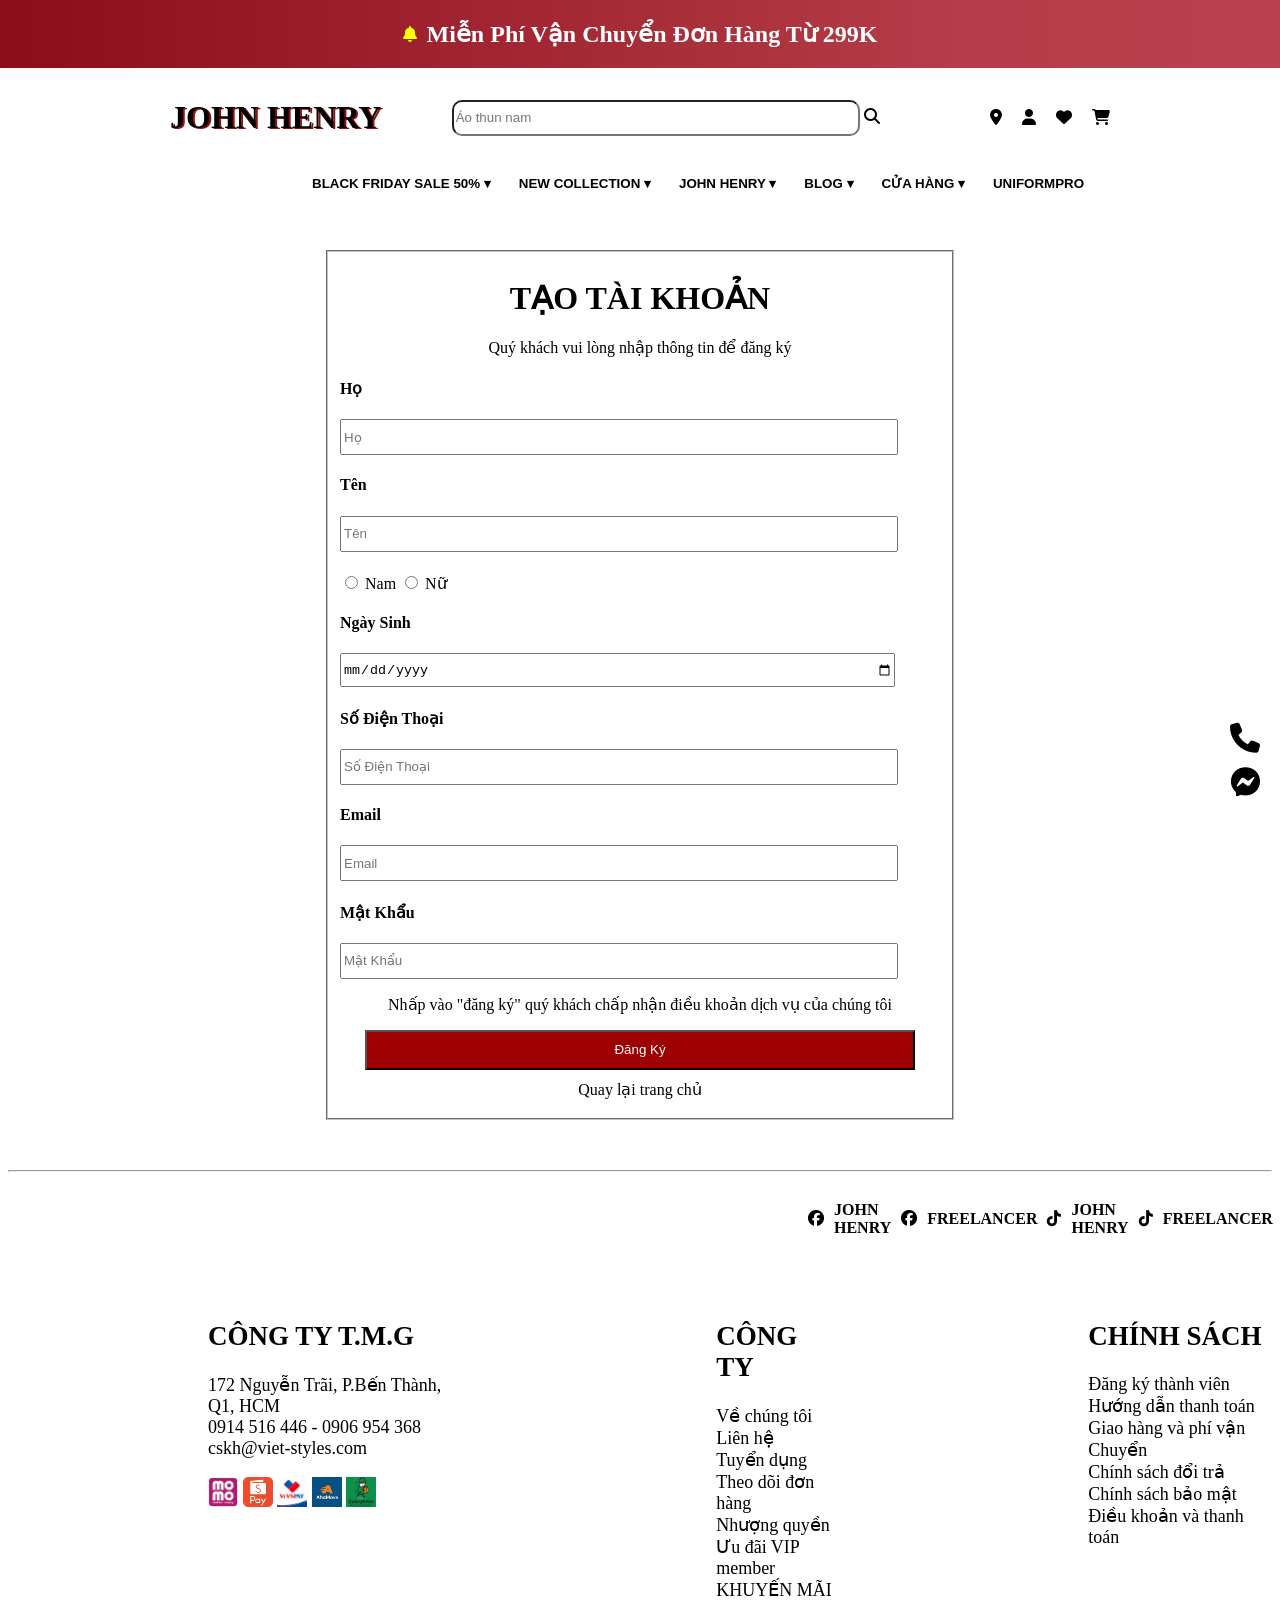
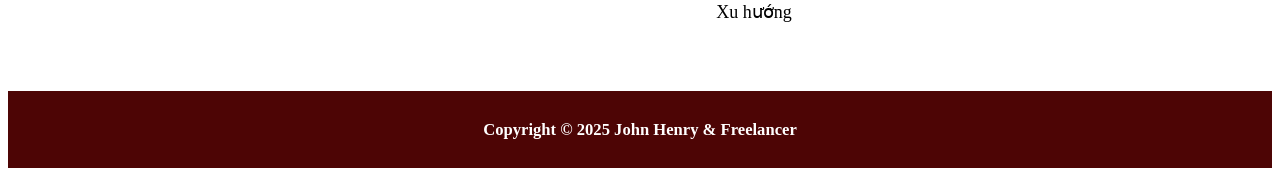
<file: baitapthietkeweb/index1.html>
<!DOCTYPE html>
<html lang="en">
<head>
    <meta charset="UTF-8">
    <meta name="viewport" content="width=device-width, initial-scale=1.0">
    <link rel="stylesheet" href="https://cdnjs.cloudflare.com/ajax/libs/font-awesome/6.5.0/css/all.min.css"/>
    <link rel="stylesheet" href="style1.css">
    <title>Trang Bán Quần Áo</title>
</head>
<body>
    <div class="class">
        <div class="class1">
            <i class="fa-solid fa-bell"></i>
            <h2 class="class1a">Miễn Phí Vận Chuyển Đơn Hàng Từ 299K</h2>
        </div>
        <div class="class2">
            <h1>JOHN HENRY</h1>
            <div class="class2a">
                <input type="text" placeholder="Áo thun nam">
                <i class="fa-solid fa-magnifying-glass"></i>
            </div>
        <div class="class3">
            <ul class="class3a">
                <li><a href=""><i class="fa-solid fa-location-dot"></i></a></li>
                <li><a href=""><i class="fa-solid fa-user"></i></a></li>
                <li><a href=""><i class="fa-solid fa-heart"></i></a></li>
                <li><a href=""><i class="fa-solid fa-cart-shopping"></i></a></li>
            </ul>
        </div>
        </div>
        <div class="class4">
            <button class="class4a">BLACK FRIDAY SALE 50% ▾</button>
            <div class="class4b">
                <a href="#">JOHN HENRY SALE UP TO 50% ›</a>
                <a href="#">FREELANCER SALE UP TO 50% ›</a>
            </div>
        </div>
        <div class="class5">
            <button class="class4a">NEW COLLECTION ▾</button>
            <div class="class4b">
                <a href="#">JOHN HENRY</a>
                <a href="#">FREELANCER</a>
            </div>
        </div>
        <div class="class6">
            <button class="class4a">JOHN HENRY ▾</button>
            <div class="class4b">
                <a href="#">ÁO</a>
                <a href="#">QUẦN</a>
                <a href="#">PHỤ KIỆN</a>
            </div>
        </div>
        <div class="class7">
            <button class="class4a">BLOG ▾</button>
            <div class="class4b">
                <a href="#">XU HƯỚNG</a>
                <a href="#">KHUYẾN MÃI</a>
            </div>
        </div>
        <div class="class8">
            <button class="class4a">CỬA HÀNG ▾</button>
            <div class="class4b">
                <a href="#">JOHN HENRY</a>
                <a href="#">FREELANCER</a>
                <a href="#">NHƯỢNG QUYỀN THƯƠNG HIỆU</a>
            </div>
        </div>
        <div class="class9">
            <button class="class4a">UNIFORMPRO</button>
        </div>
    </div>
    </div>
    <form action="#" class="class10">
        <fieldset>
        <div class="class10a">
            <h1>TẠO TÀI KHOẢN</h1>
            <p>Quý khách vui lòng nhập thông tin để đăng ký</p>
        </div>
        <div class="class10b">
            <label for="ho"><h4>Họ</h4></label>
            <input 
            type="text"
            id="ho"
            required
            placeholder="Họ"
            />
        </div>
        <div class="class10c">
            <label for="ten"><h4>Tên</h4></label>
            <input 
                type="text"
                id="ten"
                required
                placeholder="Tên"
            />
        </div>
        <div class="class10d"><h4></h4>
            <input type="radio" name="gioitinh" id="nam"/>
            <label for="nam">Nam</label>
            <input type="radio" name="gioitinh" id="nu"/>
            <label for="nu">Nữ</label>
        </div>
        <div class="class10e">
            <label for="ngaysinh"><h4>Ngày Sinh</h4></label>
            <input 
            type="date"
            id="ngaysinh"
            required
            placeholder="dd/MM/yyyy"
            />
        </div>
        <div class="class10f">
            <label for="dienthoai"><h4>Số Điện Thoại</h4></label>
            <input 
            type="tel"
            id="dienthoai"
            required
            placeholder="Số Điện Thoại"
            />
        </div>
        <div class="class10g">
            <label for="email"><h4>Email</h4></label>
            <input 
            type="text"
            id="email"
            required
            placeholder="Email"
            />
        </div>
        <div class="class10h">
            <label for="matkhau"><h4>Mật Khẩu</h4></label>
            <input type="text"
            id="matkhau"
            required
            placeholder="Mật Khẩu"
            />
        </div>
        <div class="class10i">
            <p>Nhấp vào "đăng ký" quý khách chấp nhận điều khoản dịch vụ của chúng tôi</p>
            <button class="class10i">Đăng Ký</button>
            <a href="index.html">Quay lại trang chủ</a>
        </div>
    </fieldset>
    </form><hr>
    <div class="class21">
        <div class="class21a">
            <a href="https://www.facebook.com/JOHNHENRYVN"><i class="fa-brands fa-facebook"></i></a>
            <h4><a href="https://www.facebook.com/JOHNHENRYVN">JOHN HENRY</a></h4>
        </div>
        <div class="class21b">
            <a href="https://www.facebook.com/freelancerfashion"><i class="fa-brands fa-facebook"></i></a>
            <h4><a href="https://www.facebook.com/JOHNHENRYVN">FREELANCER</a></h4>
        </div>
        <div class="class21c">
            <a href="https://www.tiktok.com/@johnhenry.vn"><i class="fa-brands fa-tiktok"></i></a>
            <h4><a href="https://www.tiktok.com/@johnhenry.vn">JOHN HENRY</a></h4>
        </div>
        <div class="class21d">
            <a href="https://www.tiktok.com/@freelancer_fashion"><i class="fa-brands fa-tiktok"></i></a>
            <h4><a href="https://www.tiktok.com/@freelancer_fashion">FREELANCER</a></h4>
        </div>
    </div>
    <div class="class22">
        <div class="class22a">
            <h2>CÔNG TY T.M.G</h2>
            <p>172 Nguyễn Trãi, P.Bến Thành, Q1, HCM <br> 0914 516 446 - 0906 954 368 <br> cskh@viet-styles.com</p>
            <img src="images/ảnh18.png" >
            <img src="images/ảnh19.png" >
            <img src="images/ảnh20.png" >
            <img src="images/ảnh21.png" >
            <img src="images/ảnh22.jpg" >
        </div>
        <div class="class22b">
            <h2>CÔNG TY</h2>
            <p>Về chúng tôi <br> Liên hệ <br> Tuyển dụng <br> Theo dõi đơn hàng <br> Nhượng quyền <br> Ưu đãi VIP member <br> KHUYẾN MÃI <br> Xu hướng</p>
        </div>
        <div class="class22c">
            <h2>CHÍNH SÁCH</h2>
            <p>Đăng ký thành viên <br> Hướng dẫn thanh toán <br> Giao hàng và phí vận Chuyển <br> Chính sách đổi trả <br> Chính sách bảo mật <br> Điều khoản và thanh toán</p>
        </div>
    </div>
    <div class="class23">
        <h5>Copyright © 2025 John Henry & Freelancer</h5>
    </div>
    <div class="class11">
        <a href="#"><i class="fa-solid fa-phone"></i></a>
        <a href="#"><i class="fa-brands fa-facebook-messenger"></i></a>
    </div>
</body>
</html>
</file>
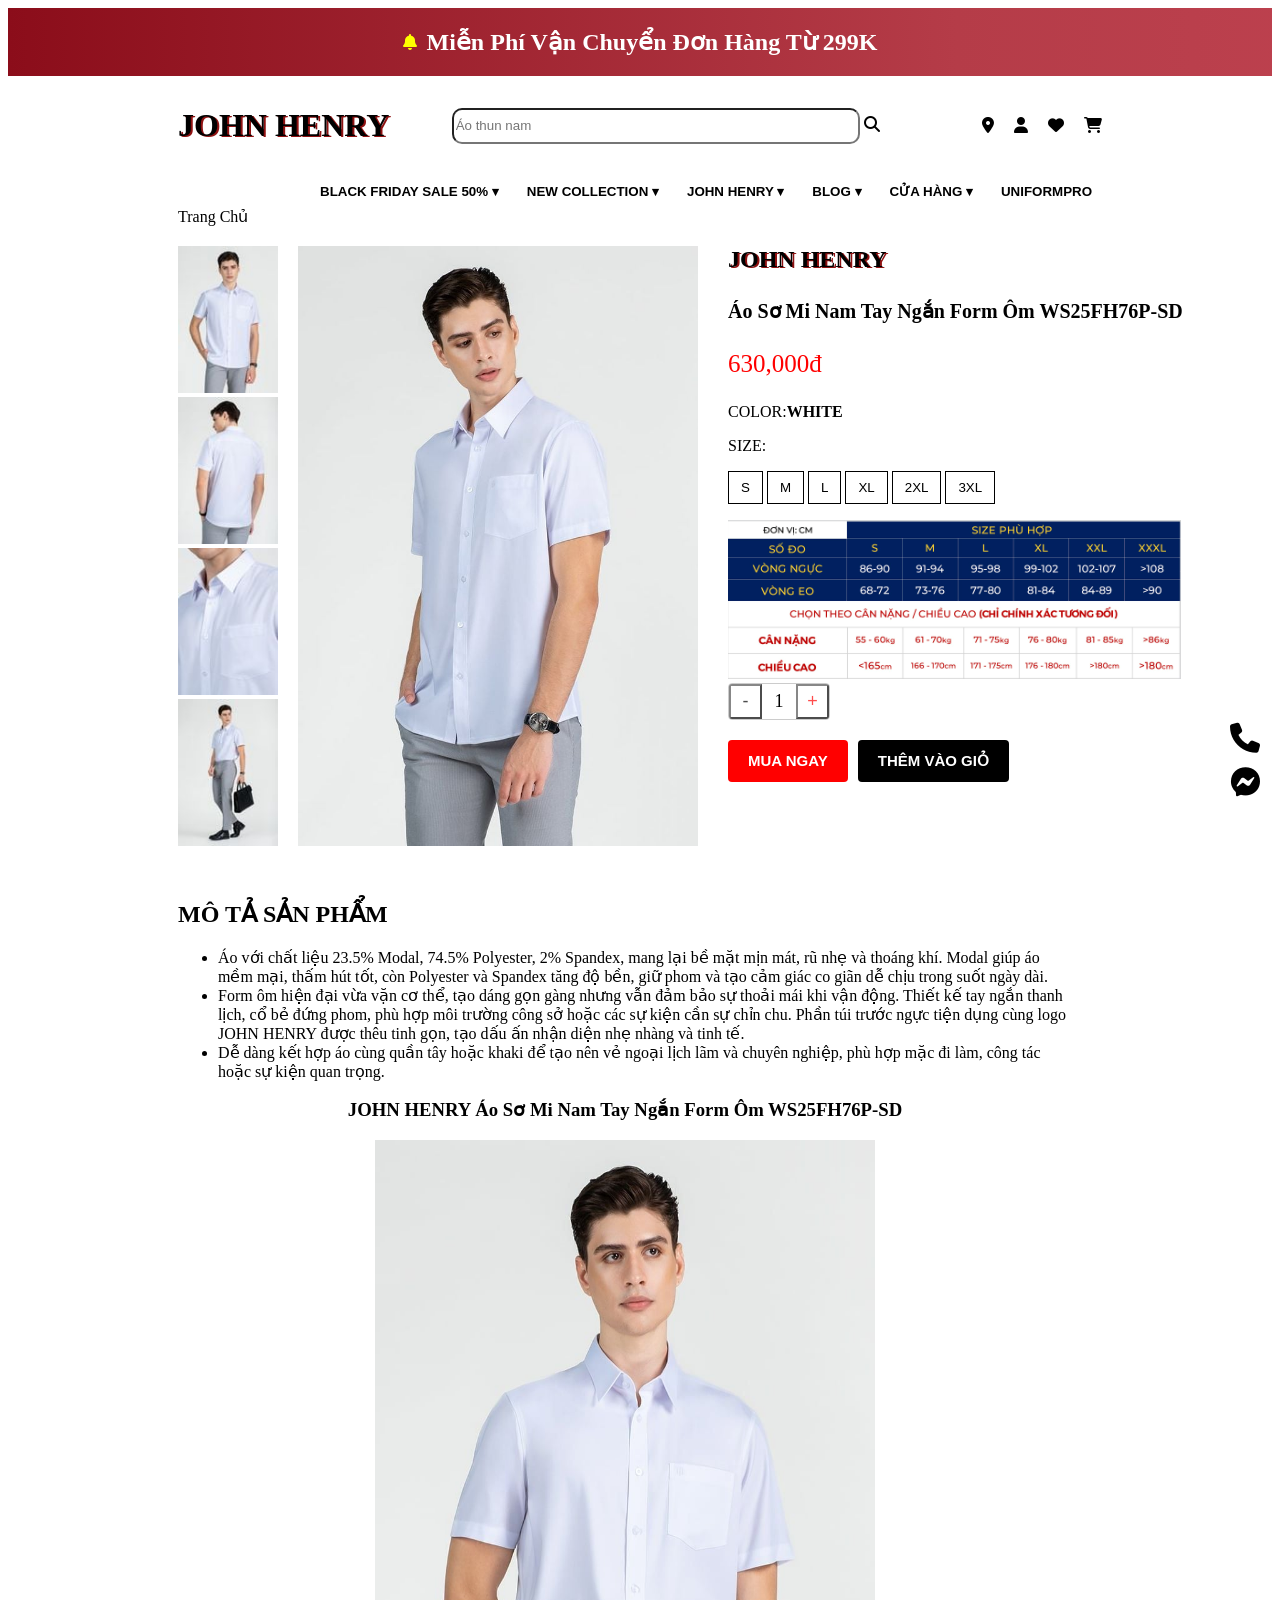
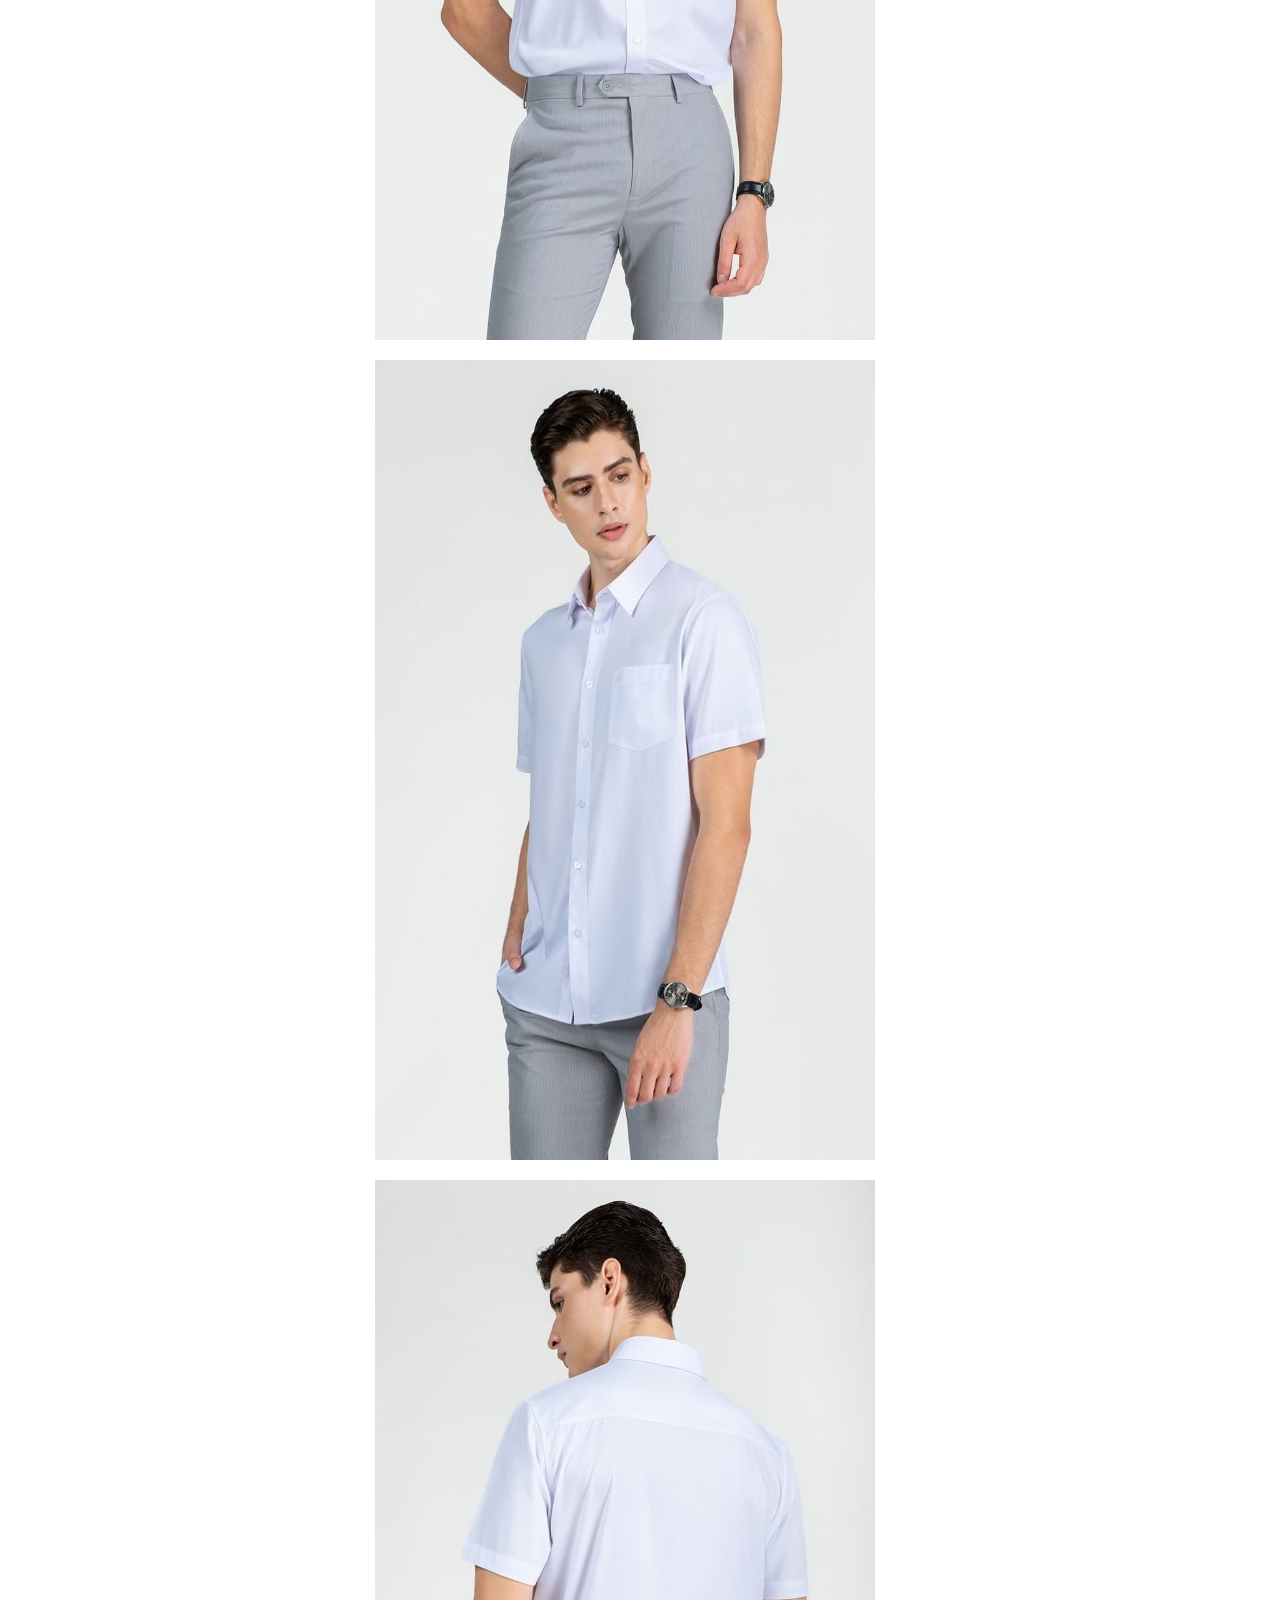
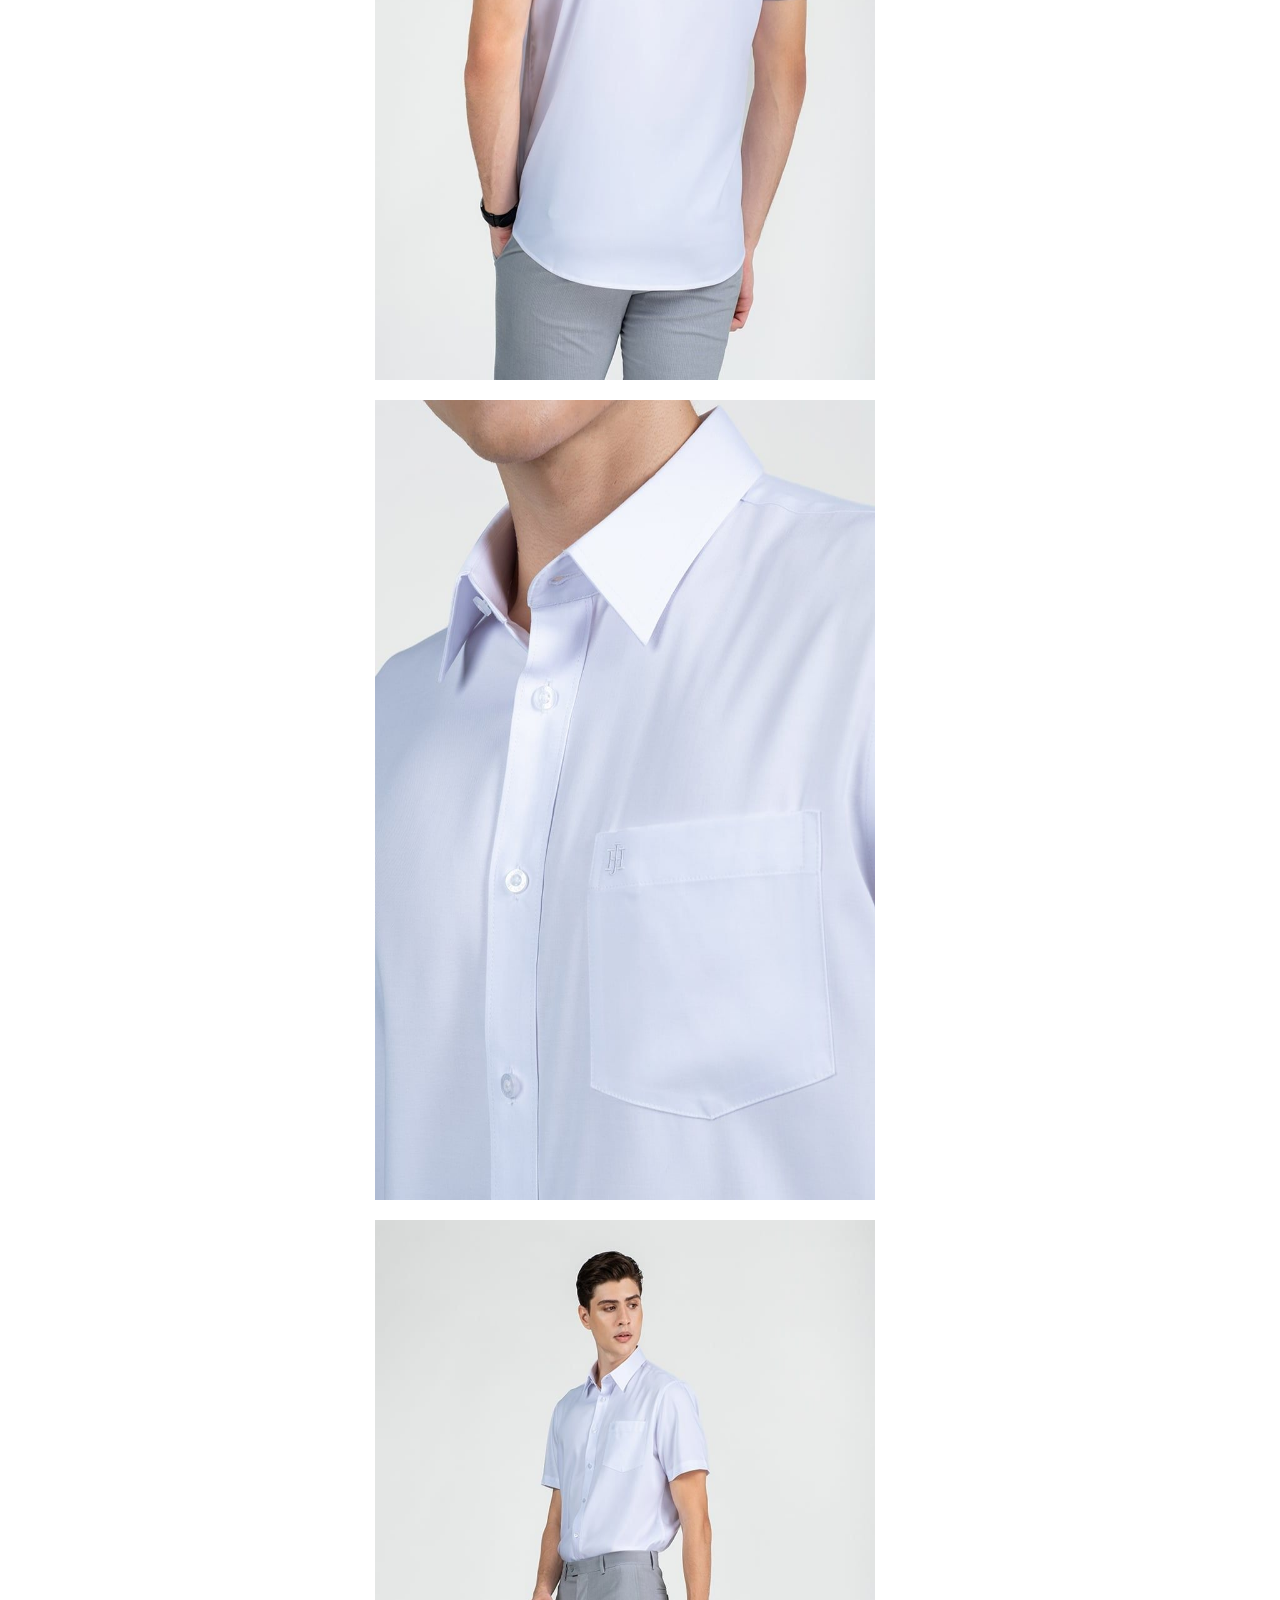
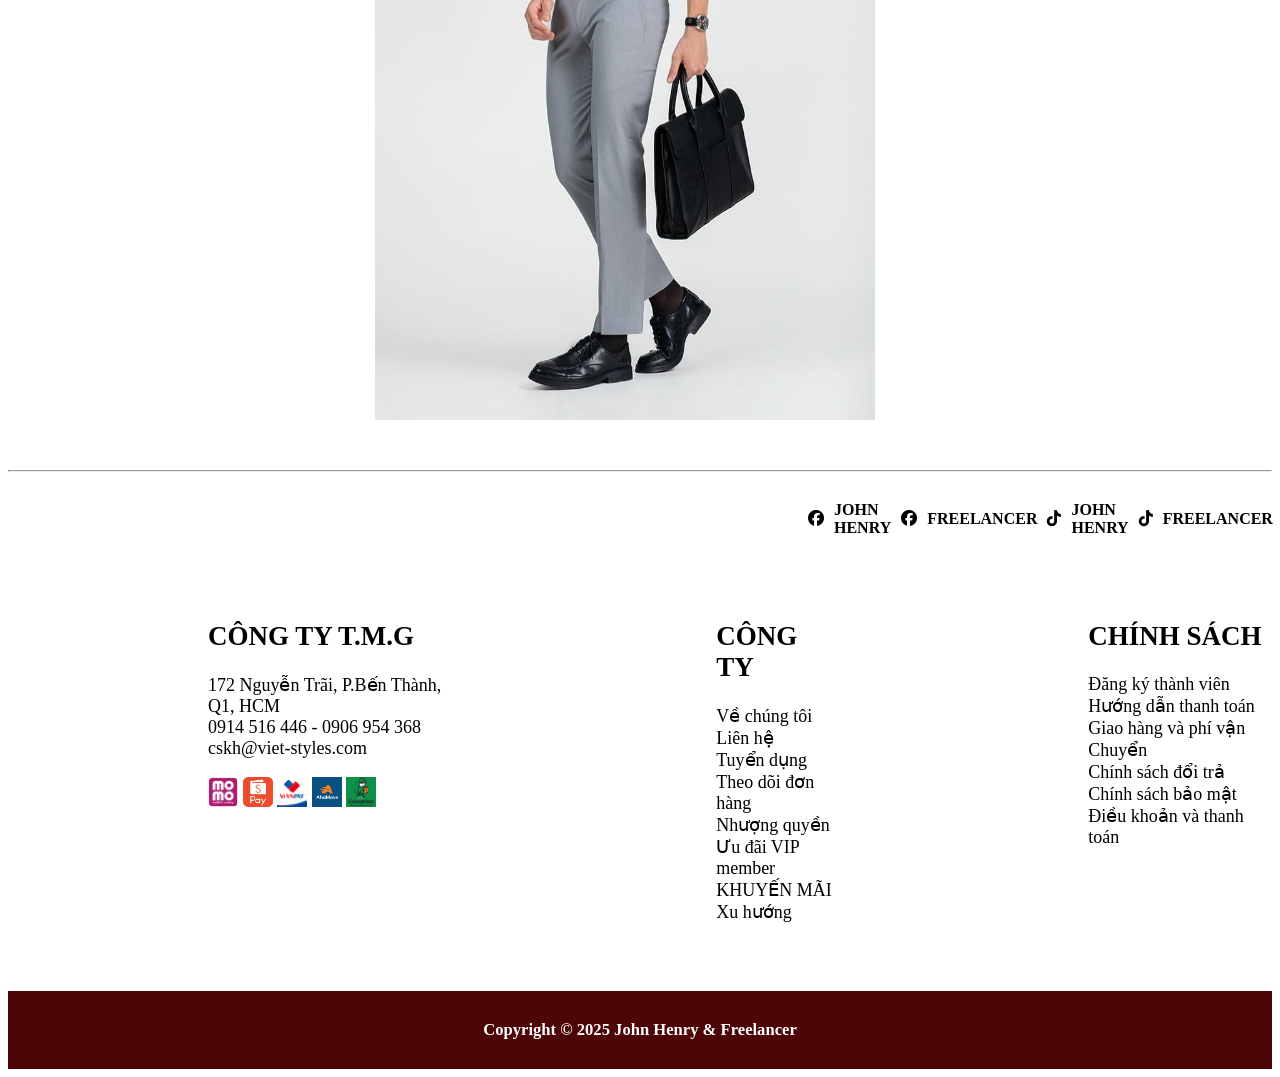
<file: baitapthietkeweb/index2.html>
<!DOCTYPE html>
<html lang="en">
<head>
    <meta charset="UTF-8">
    <meta name="viewport" content="width=device-width, initial-scale=1.0">
    <link rel="stylesheet" href="https://cdnjs.cloudflare.com/ajax/libs/font-awesome/6.5.0/css/all.min.css"/>
    <link rel="stylesheet" href="style2.css">
    <script defer src="js3.js"></script>
    <title>Document</title>
</head>
<body>
    <div class="class">
        <div class="class1">
            <i class="fa-solid fa-bell"></i>
            <h2 class="class1a">Miễn Phí Vận Chuyển Đơn Hàng Từ 299K</h2>
        </div>
        <div class="class2">
            <h1>JOHN HENRY</h1>
            <div class="class2a">
                <input type="text" placeholder="Áo thun nam">
                <i class="fa-solid fa-magnifying-glass"></i>
            </div>
        <div class="class3">
            <ul class="class3a">
                <li><a href=""><i class="fa-solid fa-location-dot"></i></a></li>
                <li><a href="index1.html"><i class="fa-solid fa-user"></i></a></li>
                <li><a href=""><i class="fa-solid fa-heart"></i></a></li>
                <li><a href=""><i class="fa-solid fa-cart-shopping"></i></a></li>
            </ul>
        </div>
        </div>
        <div class="class4">
            <button class="class4a">BLACK FRIDAY SALE 50% ▾</button>
            <div class="class4b">
                <a href="#">JOHN HENRY SALE UP TO 50% ›</a>
                <a href="#">FREELANCER SALE UP TO 50% ›</a>
            </div>
        </div>
        <div class="class5">
            <button class="class4a">NEW COLLECTION ▾</button>
            <div class="class4b">
                <a href="#">JOHN HENRY</a>
                <a href="#">FREELANCER</a>
            </div>
        </div>
        <div class="class6">
            <button class="class4a">JOHN HENRY ▾</button>
            <div class="class4b">
                <a href="#">ÁO</a>
                <a href="#">QUẦN</a>
                <a href="#">PHỤ KIỆN</a>
            </div>
        </div>
        <div class="class7">
            <button class="class4a">BLOG ▾</button>
            <div class="class4b">
                <a href="#">XU HƯỚNG</a>
                <a href="#">KHUYẾN MÃI</a>
            </div>
        </div>
        <div class="class8">
            <button class="class4a">CỬA HÀNG ▾</button>
            <div class="class4b">
                <a href="#">JOHN HENRY</a>
                <a href="#">FREELANCER</a>
                <a href="#">NHƯỢNG QUYỀN THƯƠNG HIỆU</a>
            </div>
        </div>
        <div class="class9">
            <button class="class4a">UNIFORMPRO</button>
        </div>
    </div>
    <div class="class10">
        <a href="#"><i class="fa-solid fa-phone"></i></a>
        <a href="#"><i class="fa-brands fa-facebook-messenger"></i></a>
    </div>
    <a href="index.html" id="trangchu">Trang Chủ</a>
    <div class="class11">
        <div class="class11a">
            <div class="class11a1">
                <img src="images/ảnh6a.jpg" >
                <img src="images/ảnh6b.jpg" >
                <img src="images/ảnh6c.jpg" >
                <img src="images/ảnh6d.jpg" >
            </div>
            <div class="class11a2">
                <img src="images/ảnh6.jpg" >
            </div>
        </div>
        <div class="class11b">
            <h2>JOHN HENRY</h2>
            <h4>Áo Sơ Mi Nam Tay Ngắn Form Ôm WS25FH76P-SD</h4>
            <p id="tien">630,000đ</p>
            <p>COLOR:<span id="WHITE">WHITE</span></p>
            <div class="class11b1">
                <p>SIZE:</p>
                <button>S</button>
                <button>M</button>
                <button>L</button>
                <button>XL</button>
                <button>2XL</button>
                <button>3XL</button>
            </div>
            <p></p>
            <img src="images/ảnh23.png" >
            <div class="class11b2">
                <button class="class11b2a">-</button>
                <span class="class11b2b">1</span>
                <button class="class11b2c">+</button>
            </div>
            <div class="class11b3">
                <button class="class11b3a">MUA NGAY</button>
                <button class="class11b3b">THÊM VÀO GIỎ</button>
            </div>
        </div>
    </div>
    <div class="class12">
        <h2>MÔ TẢ SẢN PHẨM</h2>
        <div class="class12a">
            <ul>
                <li>Áo với chất liệu 23.5% Modal, 74.5% Polyester, 2% Spandex, mang lại bề mặt mịn mát, rũ nhẹ và thoáng khí. Modal giúp áo mềm mại, thấm hút tốt, còn Polyester và Spandex tăng độ bền, giữ phom và tạo cảm giác co giãn dễ chịu trong suốt ngày dài.</li>
                <li>Form ôm hiện đại vừa vặn cơ thể, tạo dáng gọn gàng nhưng vẫn đảm bảo sự thoải mái khi vận động. Thiết kế tay ngắn thanh lịch, cổ bẻ đứng phom, phù hợp môi trường công sở hoặc các sự kiện cần sự chỉn chu. Phần túi trước ngực tiện dụng cùng logo JOHN HENRY được thêu tinh gọn, tạo dấu ấn nhận diện nhẹ nhàng và tinh tế.</li>
                <li>Dễ dàng kết hợp áo cùng quần tây hoặc khaki để tạo nên vẻ ngoại lịch lãm và chuyên nghiệp, phù hợp mặc đi làm, công tác hoặc sự kiện quan trọng.</li>
            </ul>
        </div>
        <div class="class12b">
            <h3>JOHN HENRY Áo Sơ Mi Nam Tay Ngắn Form Ôm WS25FH76P-SD</h3>
            <img src="images/ảnh6e.jpg" >
            <img src="images/ảnh6.jpg" >
            <img src="images/ảnh6f.jpg" >
            <img src="images/ảnh6g.jpg" >
            <img src="images/ảnh6h.jpg" >
        </div>
    </div><hr>
    <div class="class21">
        <div class="class21a">
            <a href="https://www.facebook.com/JOHNHENRYVN"><i class="fa-brands fa-facebook"></i></a>
            <h4><a href="https://www.facebook.com/JOHNHENRYVN">JOHN HENRY</a></h4>
        </div>
        <div class="class21b">
            <a href="https://www.facebook.com/freelancerfashion"><i class="fa-brands fa-facebook"></i></a>
            <h4><a href="https://www.facebook.com/JOHNHENRYVN">FREELANCER</a></h4>
        </div>
        <div class="class21c">
            <a href="https://www.tiktok.com/@johnhenry.vn"><i class="fa-brands fa-tiktok"></i></a>
            <h4><a href="https://www.tiktok.com/@johnhenry.vn">JOHN HENRY</a></h4>
        </div>
        <div class="class21d">
            <a href="https://www.tiktok.com/@freelancer_fashion"><i class="fa-brands fa-tiktok"></i></a>
            <h4><a href="https://www.tiktok.com/@freelancer_fashion">FREELANCER</a></h4>
        </div>
    </div>
    <div class="class22">
        <div class="class22a">
            <h2>CÔNG TY T.M.G</h2>
            <p>172 Nguyễn Trãi, P.Bến Thành, Q1, HCM <br> 0914 516 446 - 0906 954 368 <br> cskh@viet-styles.com</p>
            <img src="images/ảnh18.png" >
            <img src="images/ảnh19.png" >
            <img src="images/ảnh20.png" >
            <img src="images/ảnh21.png" >
            <img src="images/ảnh22.jpg" >
        </div>
        <div class="class22b">
            <h2>CÔNG TY</h2>
            <p>Về chúng tôi <br> Liên hệ <br> Tuyển dụng <br> Theo dõi đơn hàng <br> Nhượng quyền <br> Ưu đãi VIP member <br> KHUYẾN MÃI <br> Xu hướng</p>
        </div>
        <div class="class22c">
            <h2>CHÍNH SÁCH</h2>
            <p>Đăng ký thành viên <br> Hướng dẫn thanh toán <br> Giao hàng và phí vận Chuyển <br> Chính sách đổi trả <br> Chính sách bảo mật <br> Điều khoản và thanh toán</p>
        </div>
    </div>
    <div class="class23">
        <h5>Copyright © 2025 John Henry & Freelancer</h5>
    </div>
</body>
</html>
</file>
<file: baitapthietkeweb/style.css>
body{
    margin-top: 250px;
}
.class{
    position: fixed;
    top: 0;
    left: 0;
    width: 100%;
    background: white;
}
.class1 {
    display: flex;
    align-items: center;     
    justify-content: center;  
    gap: 10px;
    color: yellow;
    background: linear-gradient(
        90deg,
        #8b0d1a,
        #b53c48,
        #c94858,
        #aa3841,
        #8b0d1a
    );

    background-size: 300% 100%;
    animation: shineMove 3s linear infinite;
}
@keyframes shineMove {
    0% {
        background-position: 0% 0;
    }
    100% {
        background-position: 300% 0;
    }
}
.class1a{
    color: white;
}
.class2{
    display: flex;
    align-items: center;
    justify-content: space-between;
    padding: 10px 20px;
    margin-left: 150px;
    margin-right: 150px;
}
.class2a input{
    border-radius: 10px;
    width: 400px;
    height: 30px;
}
.class2 h1{
    text-shadow: 2px 1px rgb(143, 18, 18);
}
.class3a{
    display: flex;
    list-style-type: none;
    gap:20px;
}
.class3a a{
    color: black;
}
.class4{
    margin-left: 300px;
}
.class4, .class5, .class6, .class7,.class8,.class9 {
    position: relative;
    display: inline-block;
}
.class4a {
    background: white;
    border: none;
    font-weight: bold;
    cursor: pointer;
    padding: 8px 12px;
}
.class4a:hover{
    color: rgb(115, 5, 5);
}
.class4b {
    display: none;
    position: absolute;
    background: white;
    min-width: 150px;
    box-shadow: 0px 2px 8px rgba(0,0,0,0.2);
    padding: 0;
    z-index: 999;
}

.class4b a {
    display: block;
    padding: 12px;
    text-decoration: none;
    color: black;
    font-weight: bold;
    border: 1px solid #ccc;
}

.class4b a:hover {
    background: #f0f0f0;
    color: rgb(114, 4, 4);
}

.class4:hover .class4b,.class5:hover .class4b,.class6:hover .class4b,.class7:hover .class4b,.class8:hover .class4b {
    display: block;
}
#pageTransition {
    position: fixed;
    top: 0;
    left: 0;
    width: 100%;
    height: 100%;
    background: rgb(255, 255, 255);    
    opacity: 0;
    pointer-events: none;
    transition: opacity 0.25s ease; 
}

#pageTransition.active {
    opacity: 1;
}

.class10{
    font-size: 30px;
    position: fixed;
    display: flex;
    flex-direction: column;
    gap: 10px;
    bottom: 100px;
    right: 20px;
}
.class10 a{
    color: black;
}
.class11a {
    width: 1200px;
    height: 500px;
    display: block;
    margin: 0 auto;
    margin-bottom: 20px;
}
.class11b{
    width: 100%;
    display: flex;
    justify-content: center;
    gap: 10px;
    margin: 0 auto;
}
.class11b img{
    width: 390px;
}
.class11b1 {
    text-align: center;
    font-size: 20px;
}
.class11b1 a{
    color: red;
    font-size: 18px;
    text-decoration: none;
}
.class12 h1{
    text-align: center;
}
.class12 img {
    width: 1200px;
    height: 500px;
    display: block;
    margin: 0 auto;
    margin-bottom: 20px;
}
.class13,.class14,.class15,.class16{
    width: 280px;
    margin-left: 10px;
} 
.class13141516{
    display: flex;
    justify-content: center;
}
.class13:hover,.class14:hover,.class15:hover,.class16:hover{
    box-shadow: 0 10px 10px rgba(211, 16, 16, 0.15);
}
.class13a img{
    width: 100%;
    height: auto;
}
.class13b{
    font-size: 15px;
    margin: 8px 0;
}
.class13c{
    display: flex;
    justify-content: space-between;
    align-items: center;
}
.class13c2 li{
    list-style: none;
    display: inline-block;
}
.class17 h1{
    text-align: center;
}
.class17 img{
    width: 1200px;
    height: 500px;
    display: block;
    margin: 0 auto;
    margin-bottom: 20px;
}
.class18{
    text-align: center;
    margin-bottom: 20px;
}
.class19{
    display: flex;
    justify-content: center;
    gap:50px;
    margin-bottom: 50px;
}
.class19 img{
    width: 350px;
    height: 450px;
}
.class20{
    padding: 10px 20px;
    border-radius: 10px;
    display: block;
    margin: 0 auto;
    margin-bottom: 20px;
}
.class21 {
    display: flex;         
    gap: 10px;
    margin-left: 800px;   
    margin-bottom: 40px;
}

.class21 > div {
    display: flex;          
    align-items: center;   
    gap: 10px;     
}

.class21 a {
    text-decoration: none;
    color: inherit;
} 
.class22a{
    margin-left: 200px;
}
.class22a img{
    width: 30px;
    height: 30px;
}
.class22{
    display: flex;
    gap: 250px;
    font-size: 18px;
    margin-bottom: 50px;
}
.class23{
    font-size: 20px;
    background-color: rgb(77, 5, 5);
    padding: 1px 0;
    text-align: center;
    color: white;
}
</file>
<file: baitapthietkeweb/style1.css>
body{
    margin-top: 250px;
}
.class{
    position: fixed;
    top: 0;
    left: 0;
    width: 100%;
    background: white;
}
.class1 {
    display: flex;
    align-items: center;     
    justify-content: center;  
    gap: 10px;
    background-color: rgb(77, 5, 5);
    color: yellow;
    background: linear-gradient(
        90deg,
        #8b0d1a,
        #b53c48,
        #c94858,
        #aa3841,
        #8b0d1a
    );

    background-size: 300% 100%;
    animation: shineMove 3s linear infinite;
}
@keyframes shineMove {
    0% {
        background-position: 0% 0;
    }
    100% {
        background-position: 300% 0;
    }
}
.class1a{
    color: white;
}
.class2{
    display: flex;
    align-items: center;
    justify-content: space-between;
    padding: 10px 20px;
    margin-left: 150px;
    margin-right: 150px;
}
.class2a input{
    border-radius: 10px;
    width: 400px;
    height: 30px;
}
.class2 h1{
    text-shadow: 2px 1px rgb(143, 18, 18);
}
.class3a{
    display: flex;
    list-style-type: none;
    gap:20px;
}
.class3a a{
    color: black;
}
.class4{
    margin-left: 300px;
}
.class4, .class5, .class6, .class7,.class8,.class9 {
    position: relative;
    display: inline-block;
}
.class4a {
    background: white;
    border: none;
    font-weight: bold;
    cursor: pointer;
    padding: 8px 12px;
}
.class4a:hover{
    color: rgb(115, 5, 5);
}
.class4b {
    display: none;
    position: absolute;
    background: white;
    min-width: 150px;
    box-shadow: 0px 2px 8px rgba(0,0,0,0.2);
    padding: 0;
    z-index: 999;
}

.class4b a {
    display: block;
    padding: 12px;
    text-decoration: none;
    color: black;
    font-weight: bold;
    border: 1px solid #ccc;
}

.class4b a:hover {
    background: #f0f0f0;
    color: rgb(114, 4, 4);
}

.class4:hover .class4b,.class5:hover .class4b,.class6:hover .class4b,.class7:hover .class4b,.class8:hover .class4b {
    display: block;
}
.class10{
    display: flex;
    justify-content: center;
    margin-bottom: 50px;
}
.class10 fieldset{
    width: 600px;
    height: 850px;
}
.class10a{
    text-align: center;
}
.class10b input,.class10c input,.class10e input,.class10f input,.class10g input,.class10h input{
    height: 30px;
    width: 550px;
}
.class10i{
    text-align: center;
    display: block;
}
.class10i a{
    text-decoration: none;
    color: black;
}
.class10i a:hover{
    color: red;
}
.class10i button{
    margin: 0 auto;
    width: 550px;
    height: 40px;
    background: rgb(156, 0, 0);
    margin-bottom: 10px;
    color: white;
    cursor: pointer;
    transition: background 0.5s ease;
}
.class10i button:hover{
    color: black;
    background: white;
}
.class21 {
    display: flex;         
    gap: 10px;
    margin-left: 800px;   
    margin-bottom: 40px;
}

.class21 > div {
    display: flex;          
    align-items: center;   
    gap: 10px;     
}

.class21 a {
    text-decoration: none;
    color: inherit;
} 
.class22a{
    margin-left: 200px;
}
.class22a img{
    width: 30px;
    height: 30px;
}
.class22{
    display: flex;
    gap: 250px;
    font-size: 18px;
    margin-bottom: 50px;
}
.class23{
    font-size: 20px;
    background-color: rgb(77, 5, 5);
    padding: 1px 0;
    text-align: center;
    color: white;
}
.class11{
    font-size: 30px;
    position: fixed;
    display: flex;
    flex-direction: column;
    gap: 10px;
    bottom: 100px;
    right: 20px;
}
.class11 a{
    color: black;
}
</file>
<file: baitapthietkeweb/style2.css>
.class{
    position: sticky;
    top: 0;
    left: 0;
    width: 100%;
    background: white;
    z-index: 999;
}
.class1 {
    display: flex;
    align-items: center;     
    justify-content: center;  
    gap: 10px;
    color: yellow;
    background: linear-gradient(
        90deg,
        #8b0d1a,
        #b53c48,
        #c94858,
        #aa3841,
        #8b0d1a
    );

    background-size: 300% 100%;
    animation: shineMove 3s linear infinite;
}
@keyframes shineMove {
    0% {
        background-position: 0% 0;
    }
    100% {
        background-position: 300% 0;
    }
}
.class1a{
    color: white;
}
.class2{
    display: flex;
    align-items: center;
    justify-content: space-between;
    padding: 10px 20px;
    margin-left: 150px;
    margin-right: 150px;
}
.class2a input{
    border-radius: 10px;
    width: 400px;
    height: 30px;
}
.class2 h1{
    text-shadow: 2px 1px rgb(143, 18, 18);
}
.class3a{
    display: flex;
    list-style-type: none;
    gap:20px;
}
.class3a a{
    color: black;
}
.class4{
    margin-left: 300px;
}
.class4, .class5, .class6, .class7,.class8,.class9 {
    position: relative;
    display: inline-block;
}
.class4a {
    background: white;
    border: none;
    font-weight: bold;
    cursor: pointer;
    padding: 8px 12px;
}
.class4a:hover{
    color: rgb(115, 5, 5);
}
.class4b {
    display: none;
    position: absolute;
    background: white;
    min-width: 150px;
    box-shadow: 0px 2px 8px rgba(0,0,0,0.2);
    padding: 0;
    z-index: 999;
}

.class4b a {
    display: block;
    padding: 12px;
    text-decoration: none;
    color: black;
    font-weight: bold;
    border: 1px solid #ccc;
}

.class4b a:hover {
    background: #f0f0f0;
    color: rgb(114, 4, 4);
}

.class4:hover .class4b,.class5:hover .class4b,.class6:hover .class4b,.class7:hover .class4b,.class8:hover .class4b {
    display: block;
}
.class10{
    font-size: 30px;
    position: fixed;
    display: flex;
    flex-direction: column;
    gap: 10px;
    bottom: 100px;
    right: 20px;
}
.class10 a{
    color: black;
}
#trangchu{
    color: black;
    text-decoration: none;
    margin-left: 170px;
}
#trangchu:hover{
    color: red;
}
.class11a{
    display: flex;
    gap: 20px;
    width: 500px;
    margin-left:170px;
    margin-top: 20px;
    cursor: pointer;
}
.class11a1 img{
    width: 100px;
    height: 147px;
}
.class11a2 img{
    width: 400px;
    height: 600px;
}
.class11{
    display: flex;
}
.class11b{
    margin-left: 50px;
}
.class11b h2{
    text-shadow: 2px 1px rgb(143, 18, 18);
}
.class11b h4{
    font-size: 20px;
}
#tien{
    font-size: 25px;
    color: red;
}
#WHITE{
    font-weight: bold;
}
.class11b1{
    margin-bottom: 10px;
}
.class11b1 button{
    padding: 8px 12px;
    border: 1px solid black;
    background: white;
    cursor: pointer;
}
.class11b2{
    display: flex;
    border: 1px solid #ccc;
    width: 100px;
    height: 35px;
    align-items: center;
    justify-content: space-between;
    border-radius: 4px;
    overflow: hidden;
}
.class11b2 button{
    width: 33%;
    height: 100%;
    opacity: 0.7;
    background: rgb(255, 255, 255);
    cursor: pointer;
    font-size: 18px;
}
.class11b2a{
    color: black;
}
.class11b2c{
    color: red;
}
.class11b2 span{
    width: 33%;
    text-align: center;
    font-size: 18px;
}
.class11b3{
    display: flex;
    gap:10px;
    margin-top: 20px;
}
.class11b3 button{
    padding: 12px 20px;
    border: none;
    cursor: pointer;
    font-size: 15px;
    font-weight: bold;
    border-radius: 4px;
}
.class11b3a{
    background: red;
    color: white;
}
.class11b3b {
    background: black;
    color: white;
} 
.class11b1 button.size-active {
    background: rgb(255, 0, 0);
    color: rgb(255, 255, 255);
    border: 1px solid red;
}
.class12{
    margin-left: 170px;
    margin-top: 50px;
    margin-right: 200px;
    margin-bottom: 50px;
}
.class12b img{
    width: 500px;
    height: 800px;
    display: flex;
    margin: 0 auto;
    margin-bottom: 20px;
}
.class12b h3{
    text-align: center;
}
.class21 {
    display: flex;         
    gap: 10px;
    margin-left: 800px;   
    margin-bottom: 40px;
}

.class21 > div {
    display: flex;          
    align-items: center;   
    gap: 10px;     
}

.class21 a {
    text-decoration: none;
    color: inherit;
} 
.class22a{
    margin-left: 200px;
}
.class22a img{
    width: 30px;
    height: 30px;
}
.class22{
    display: flex;
    gap: 250px;
    font-size: 18px;
    margin-bottom: 50px;
}
.class23{
    font-size: 20px;
    background-color: rgb(77, 5, 5);
    padding: 1px 0;
    text-align: center;
    color: white;
}
</file>
